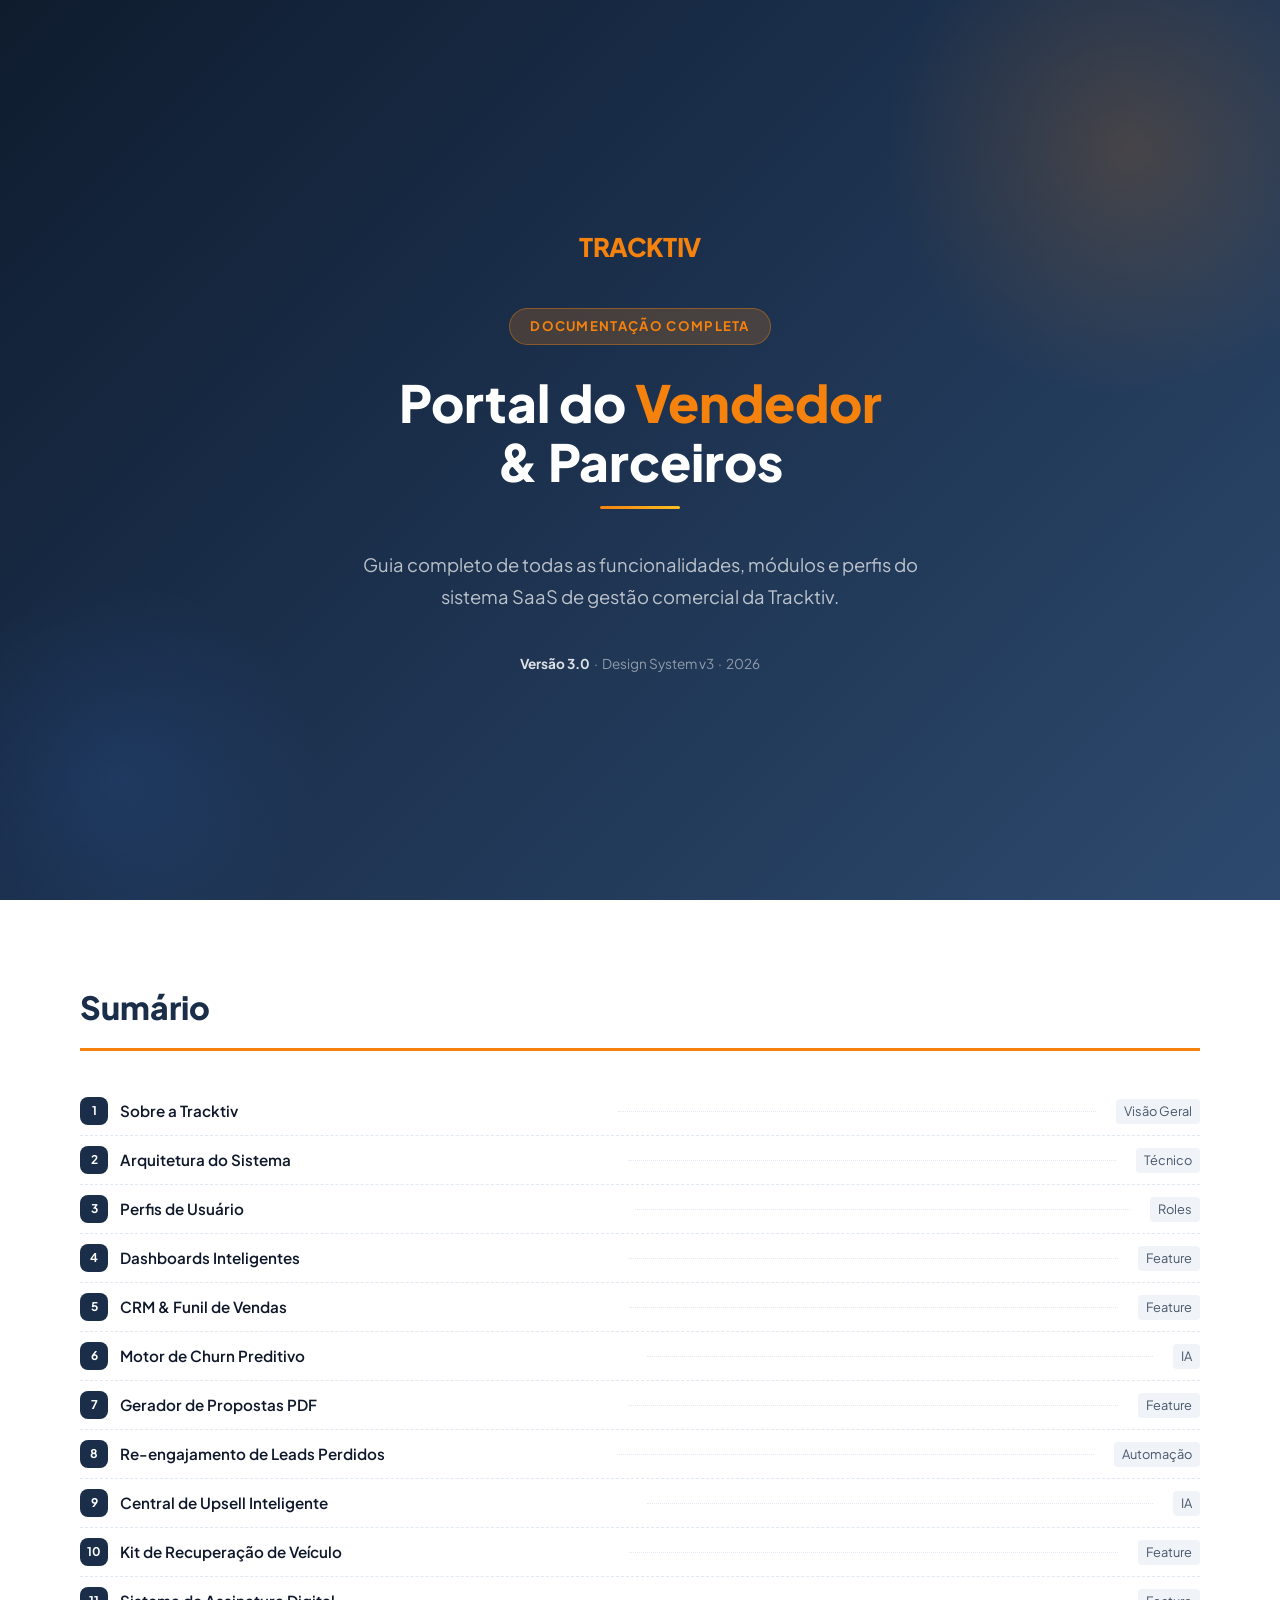
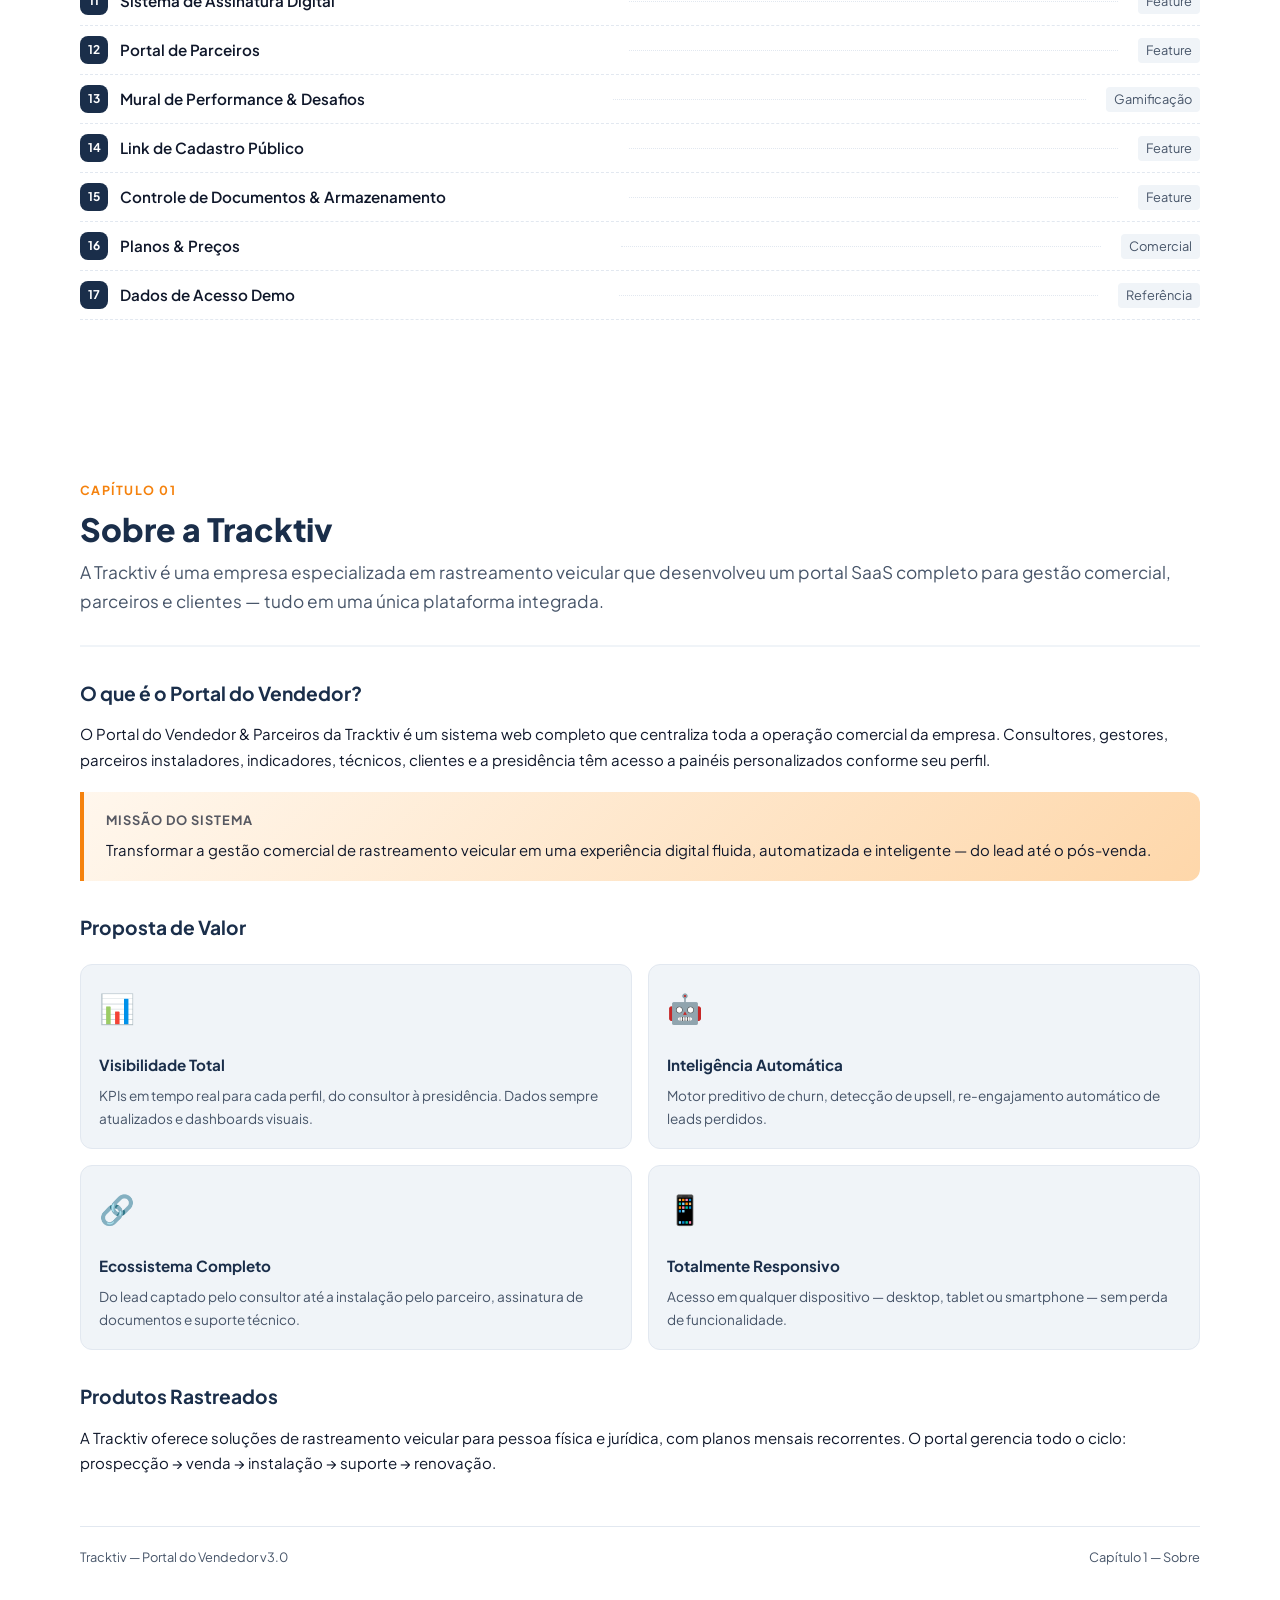
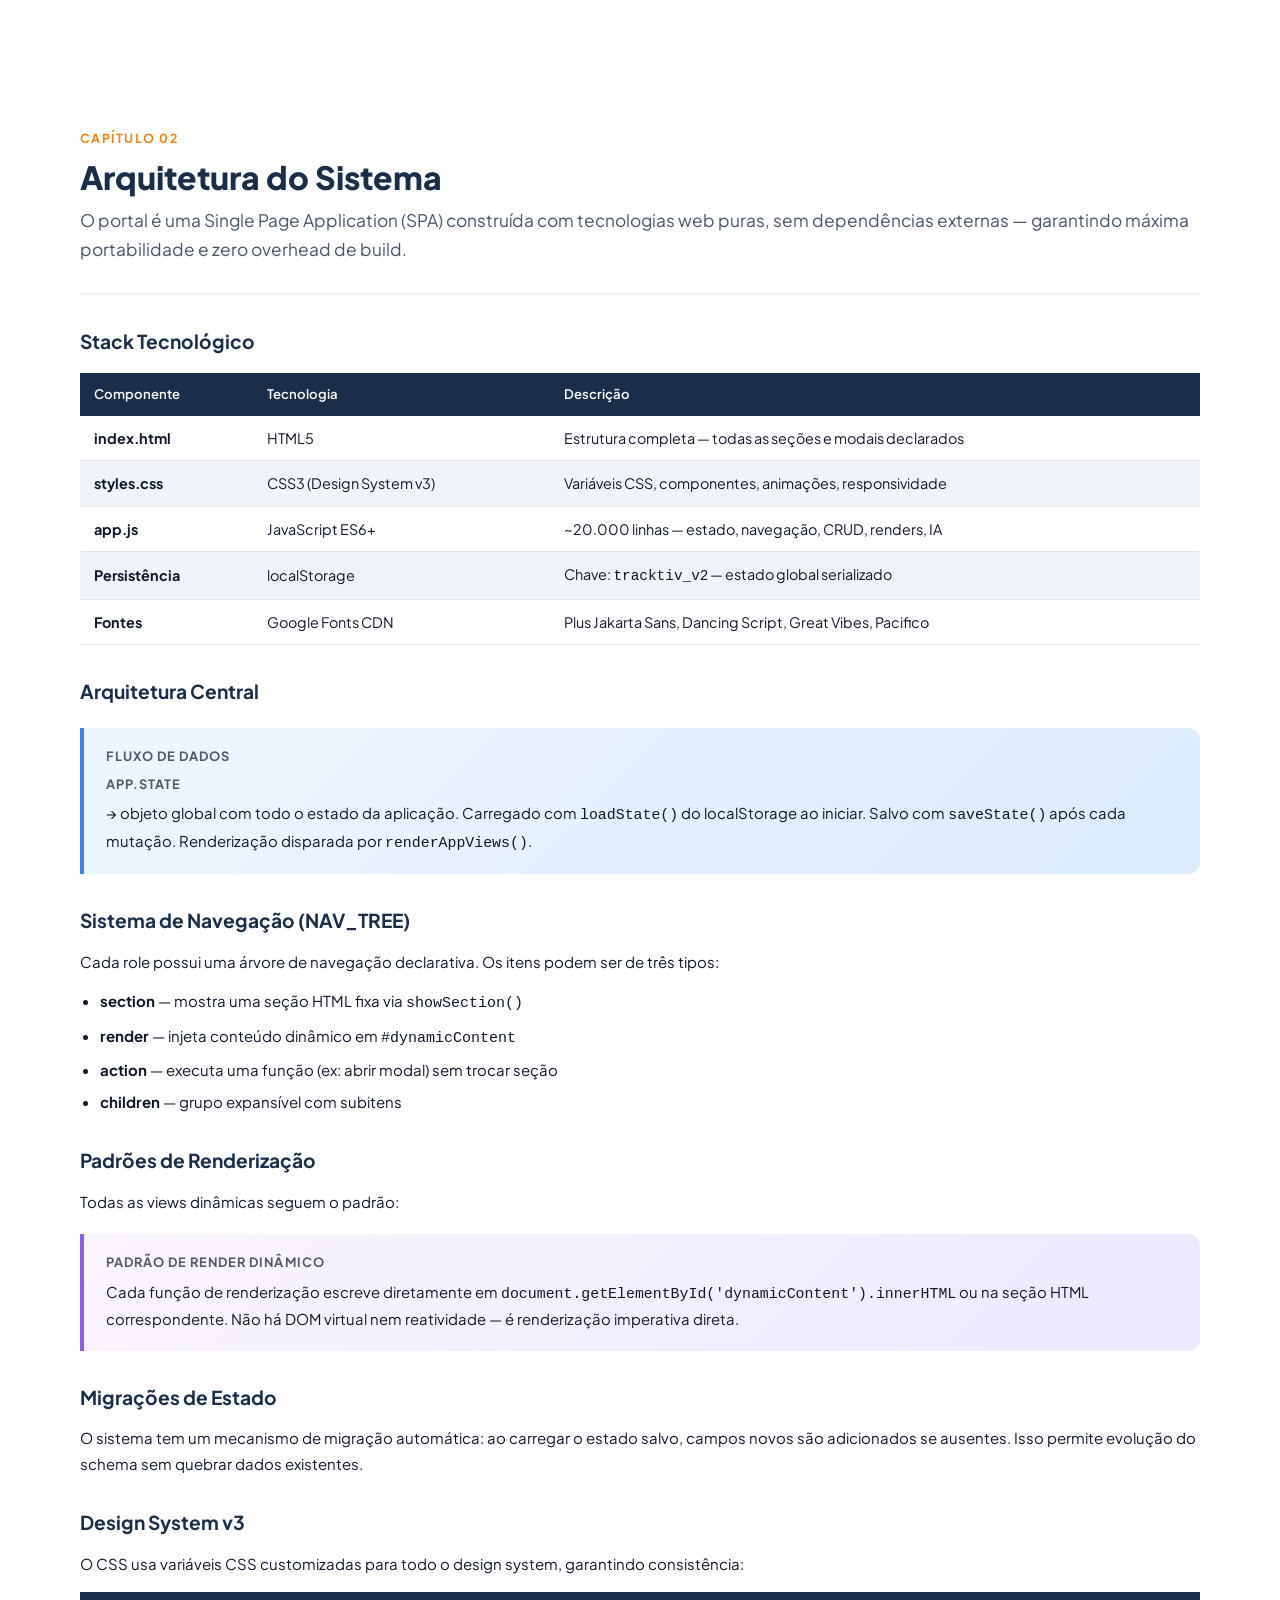
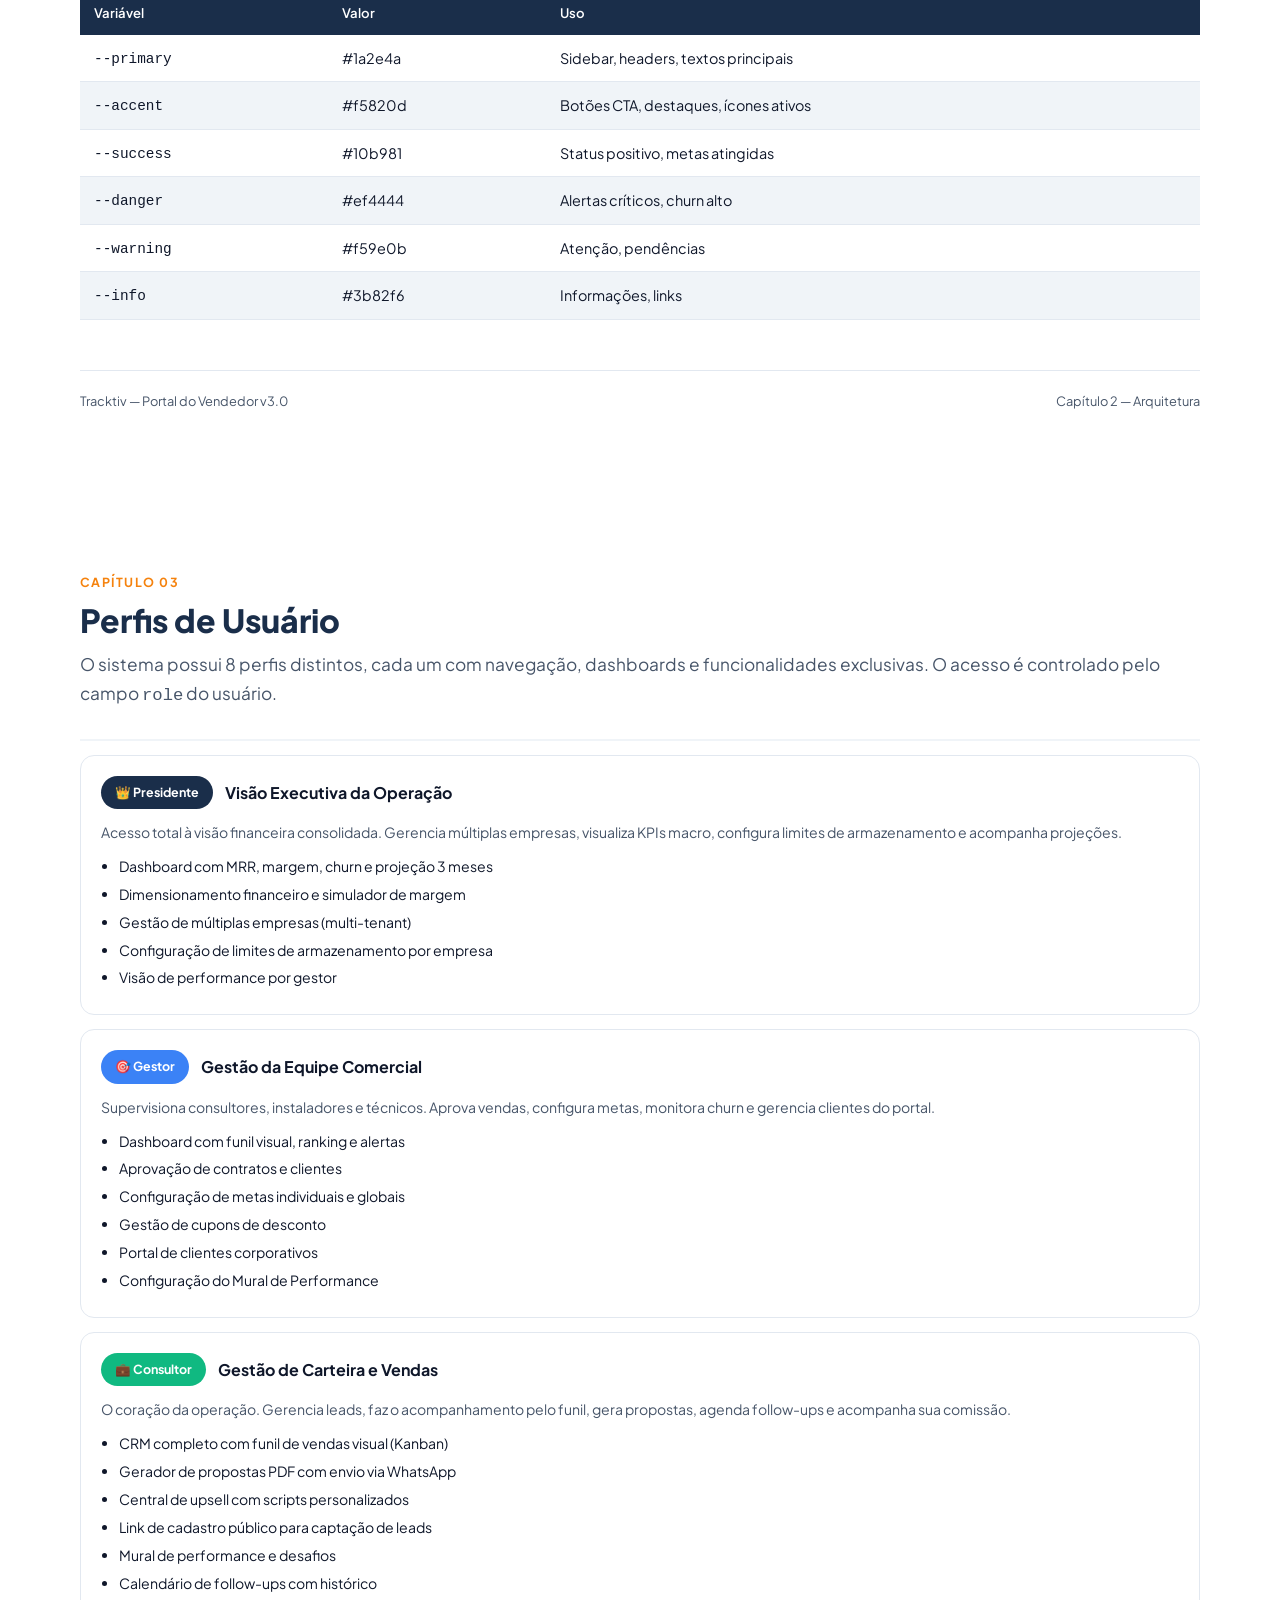
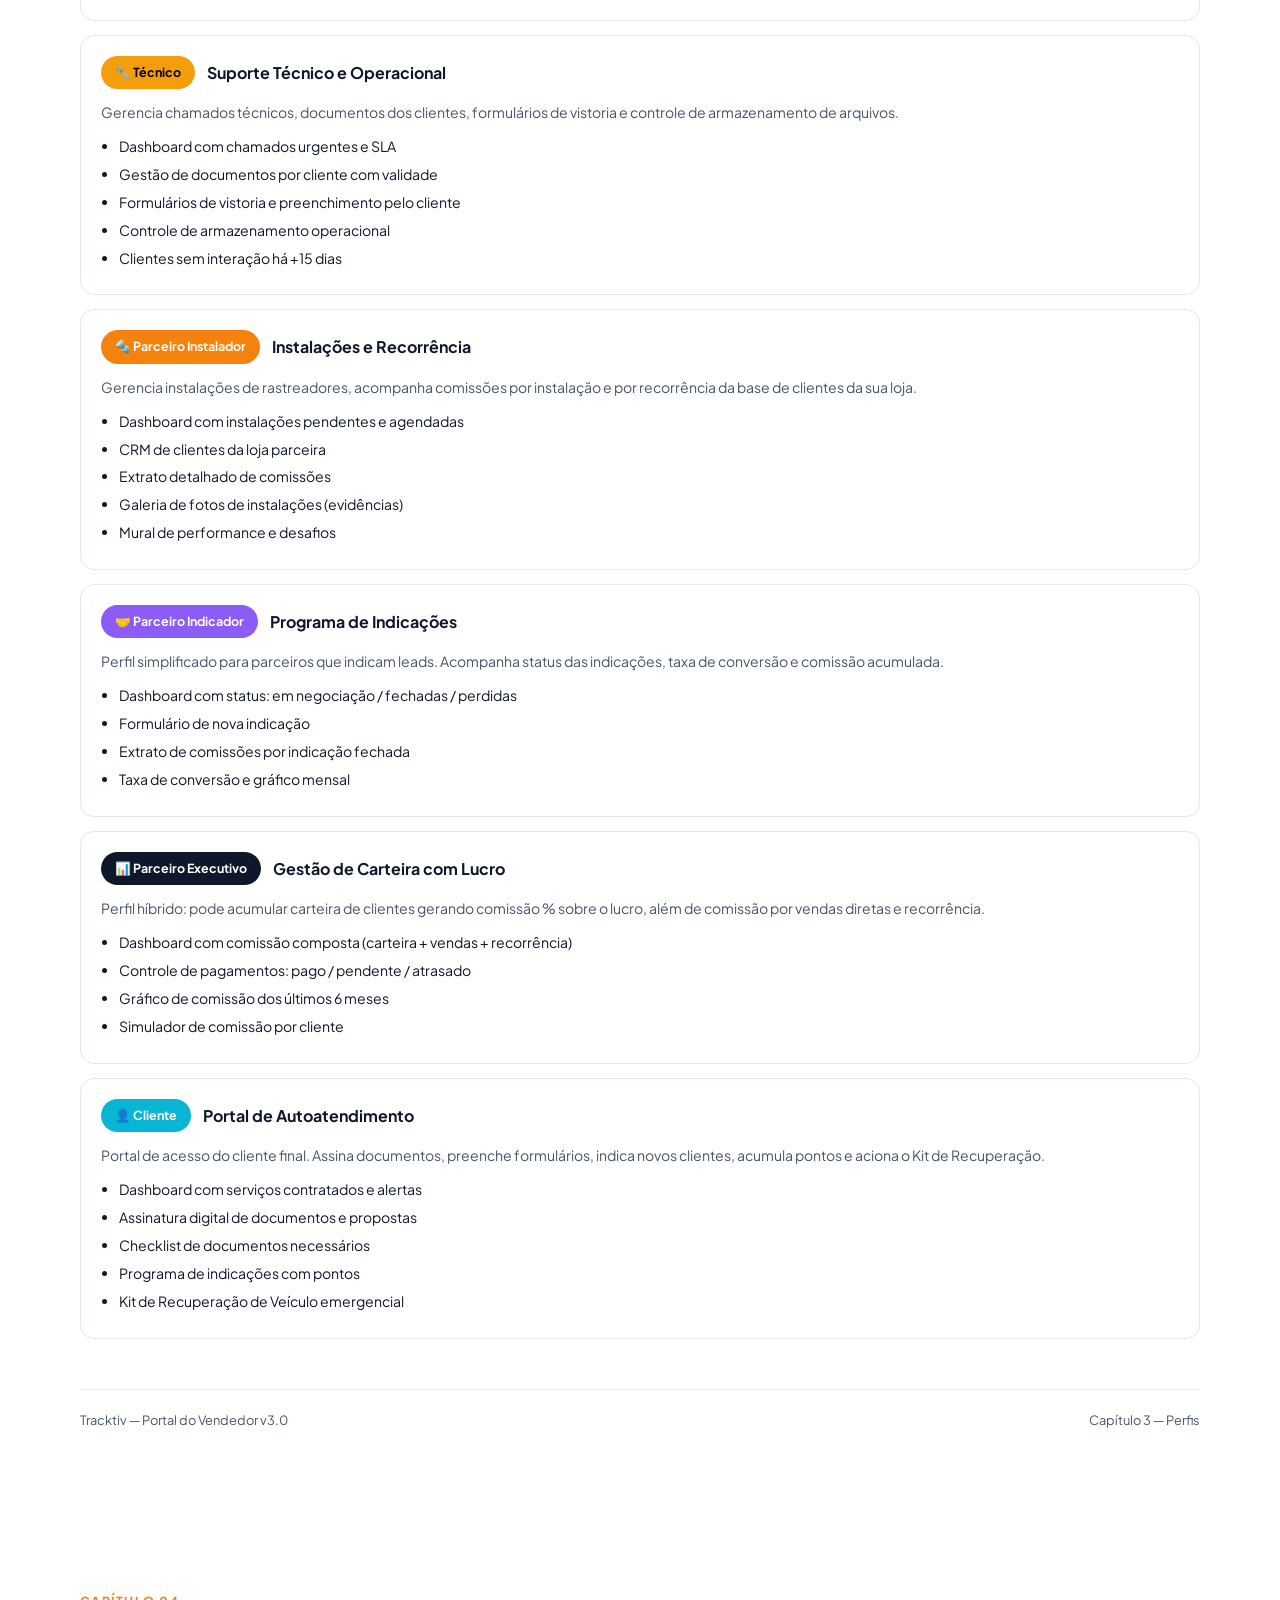
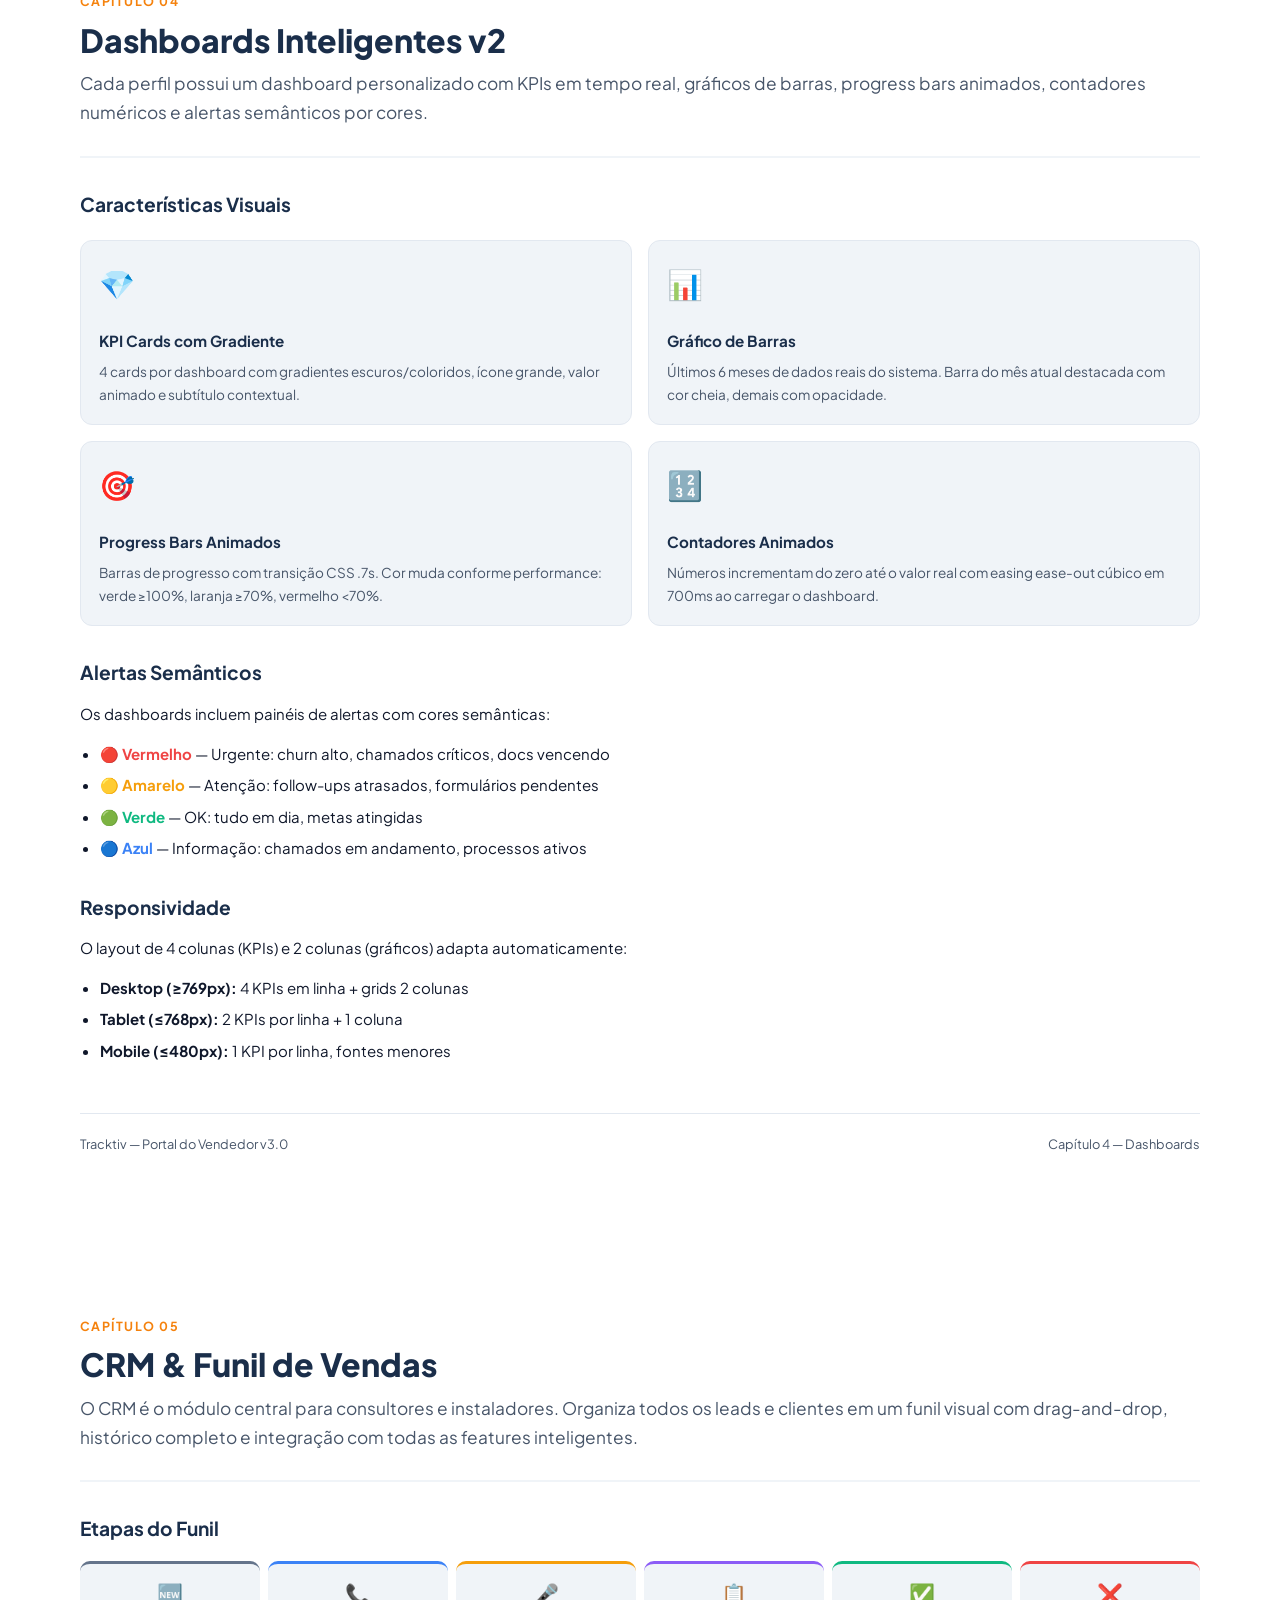
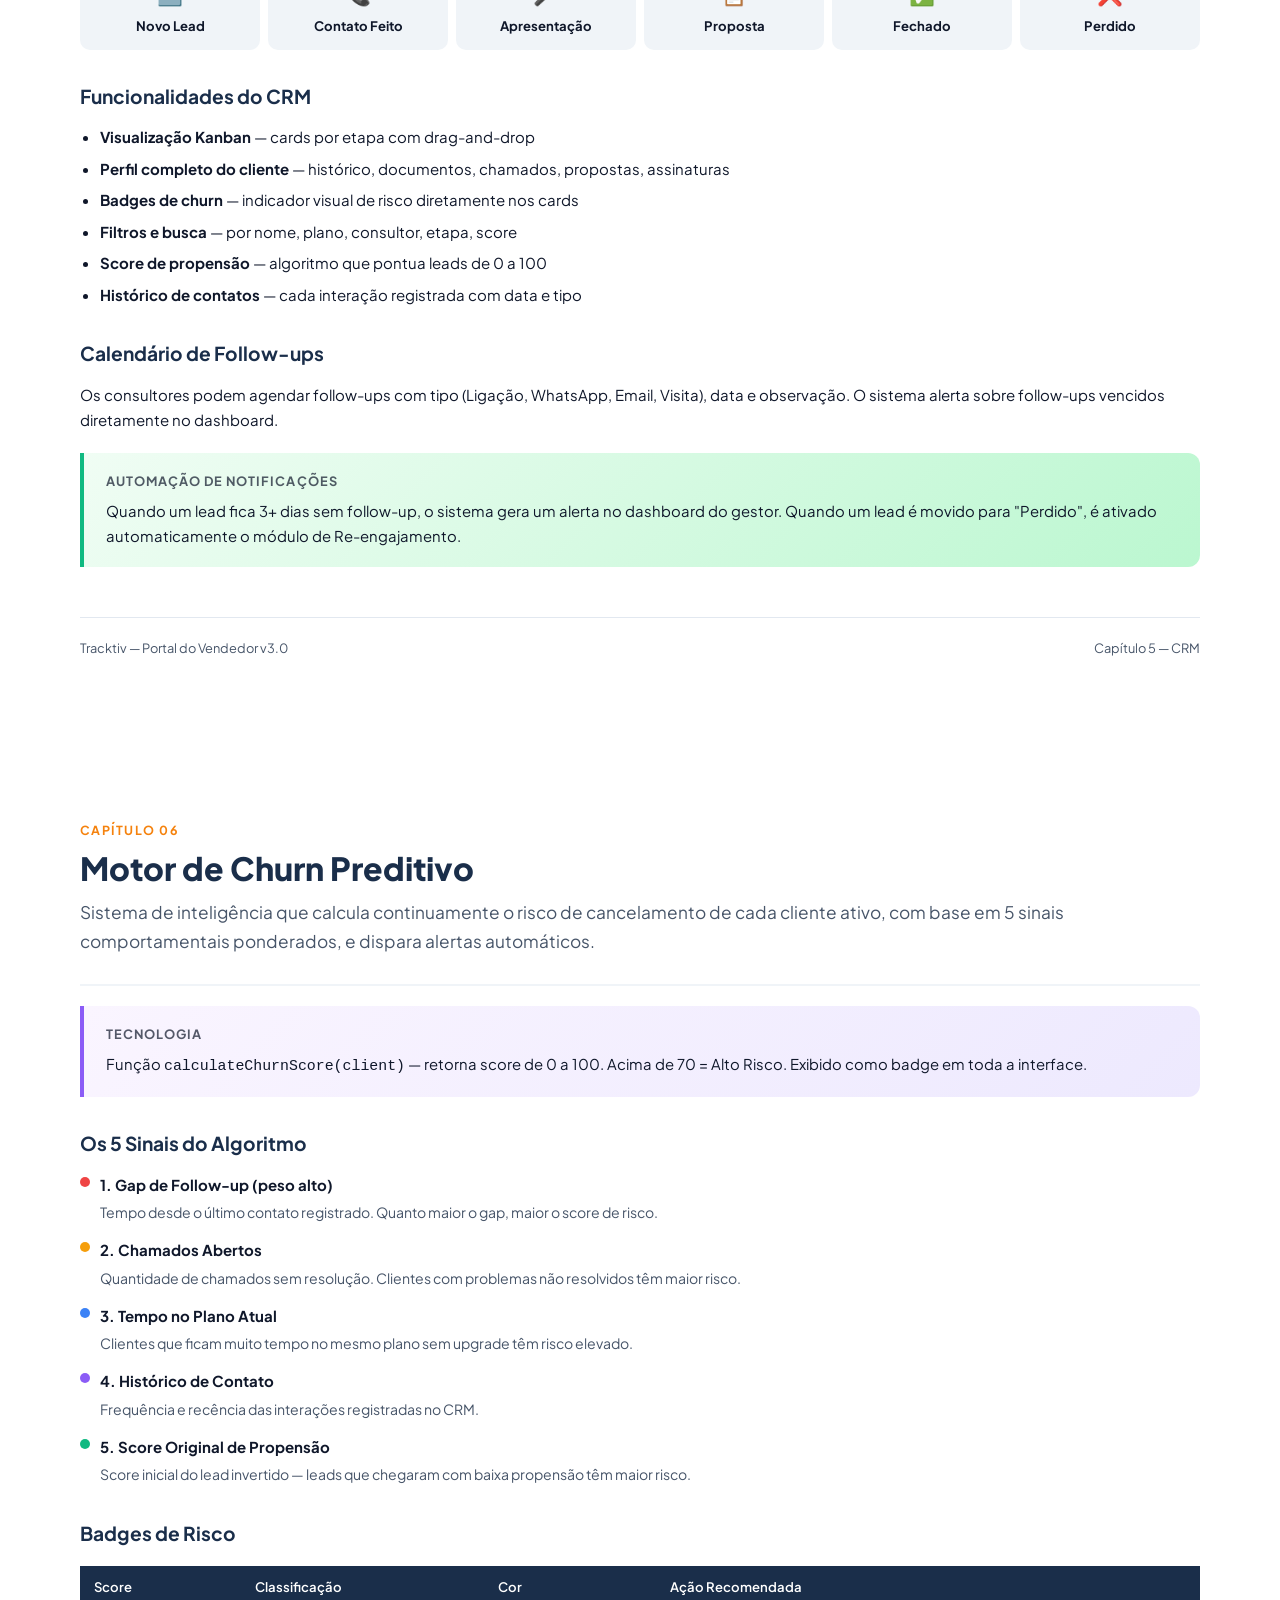
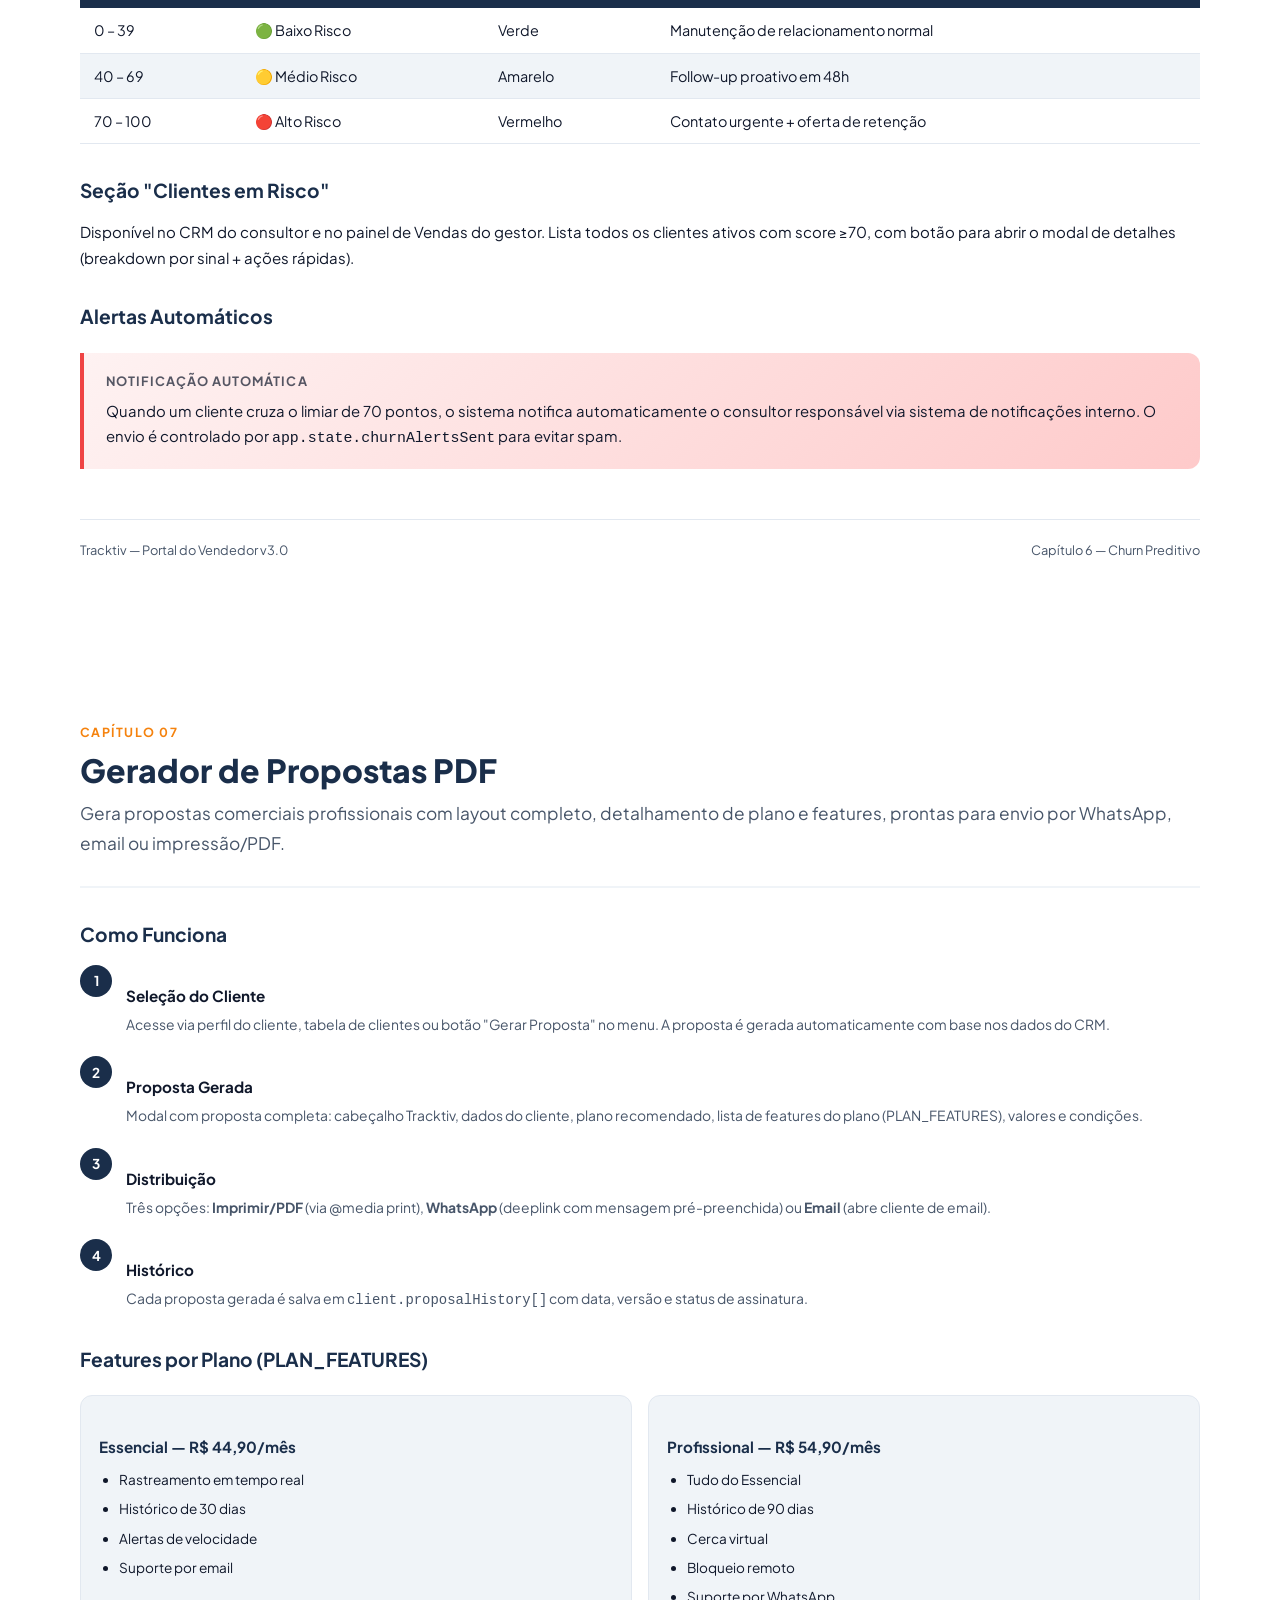
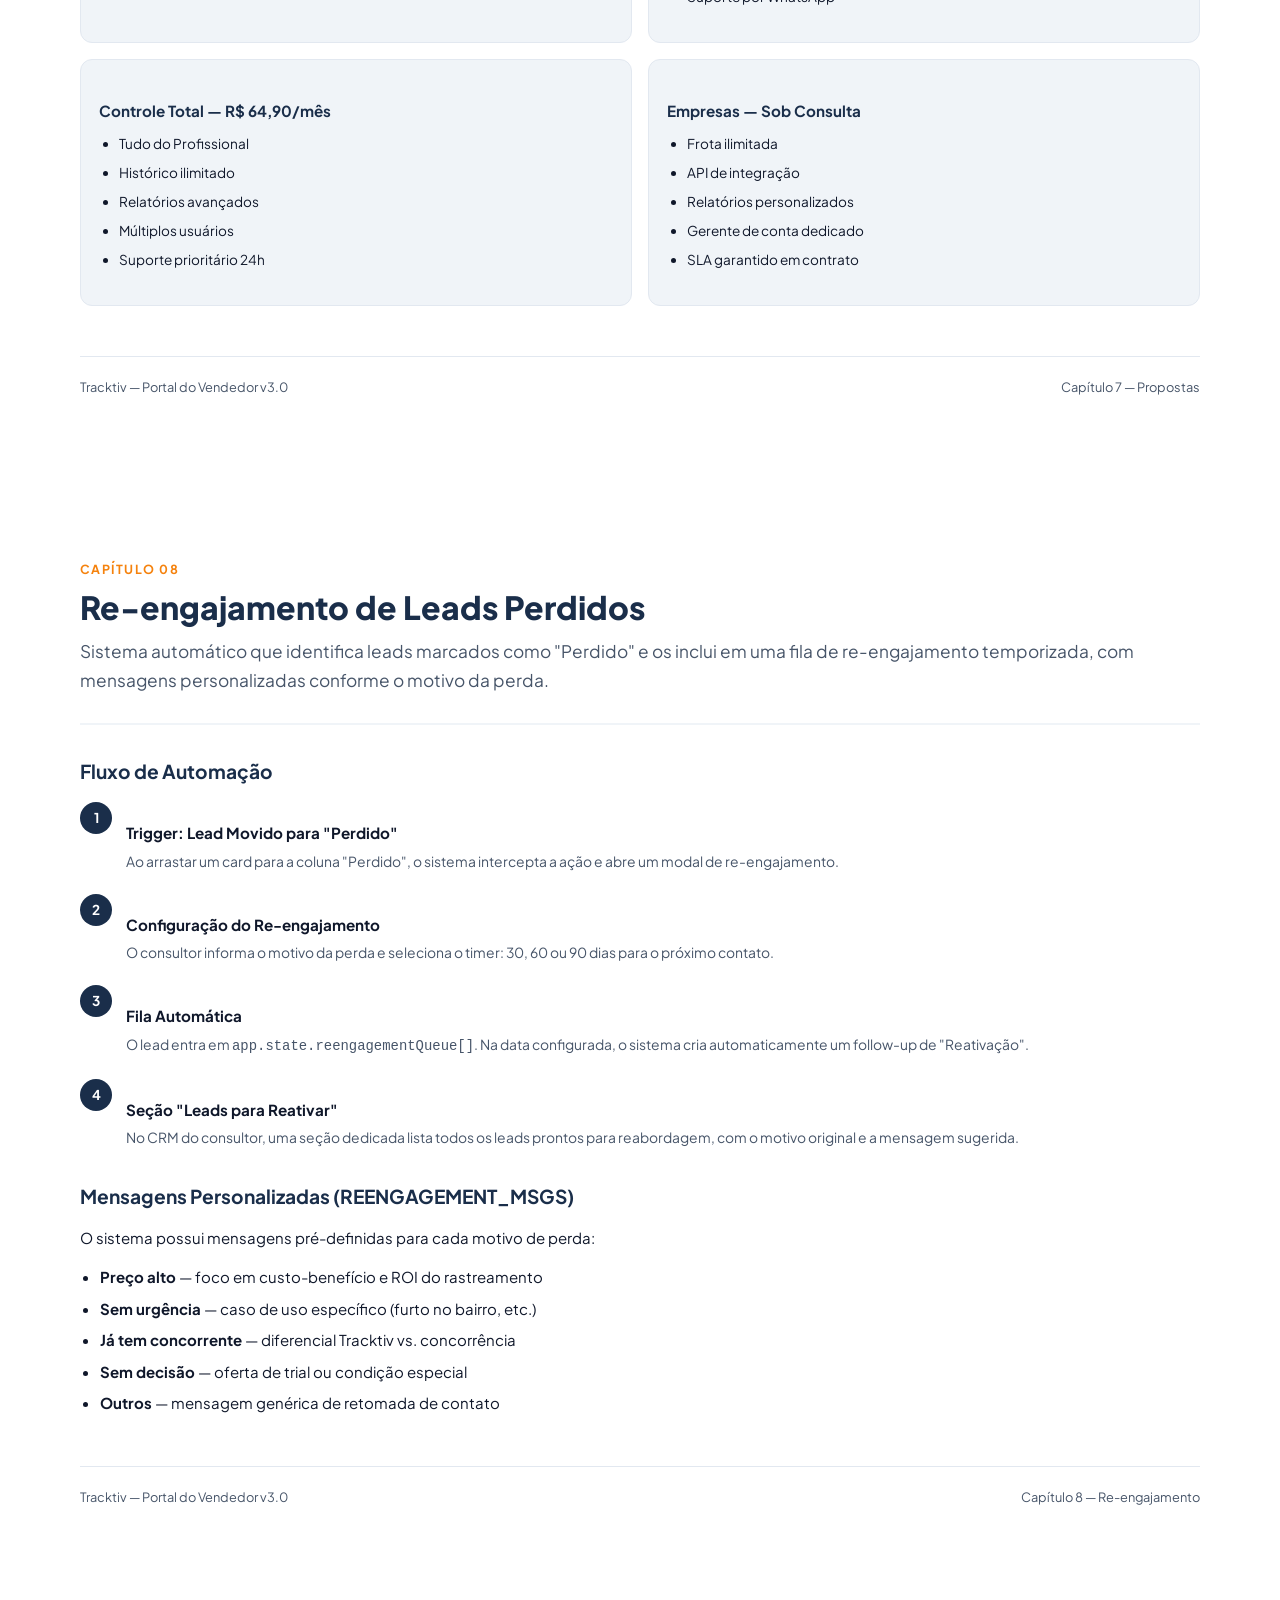
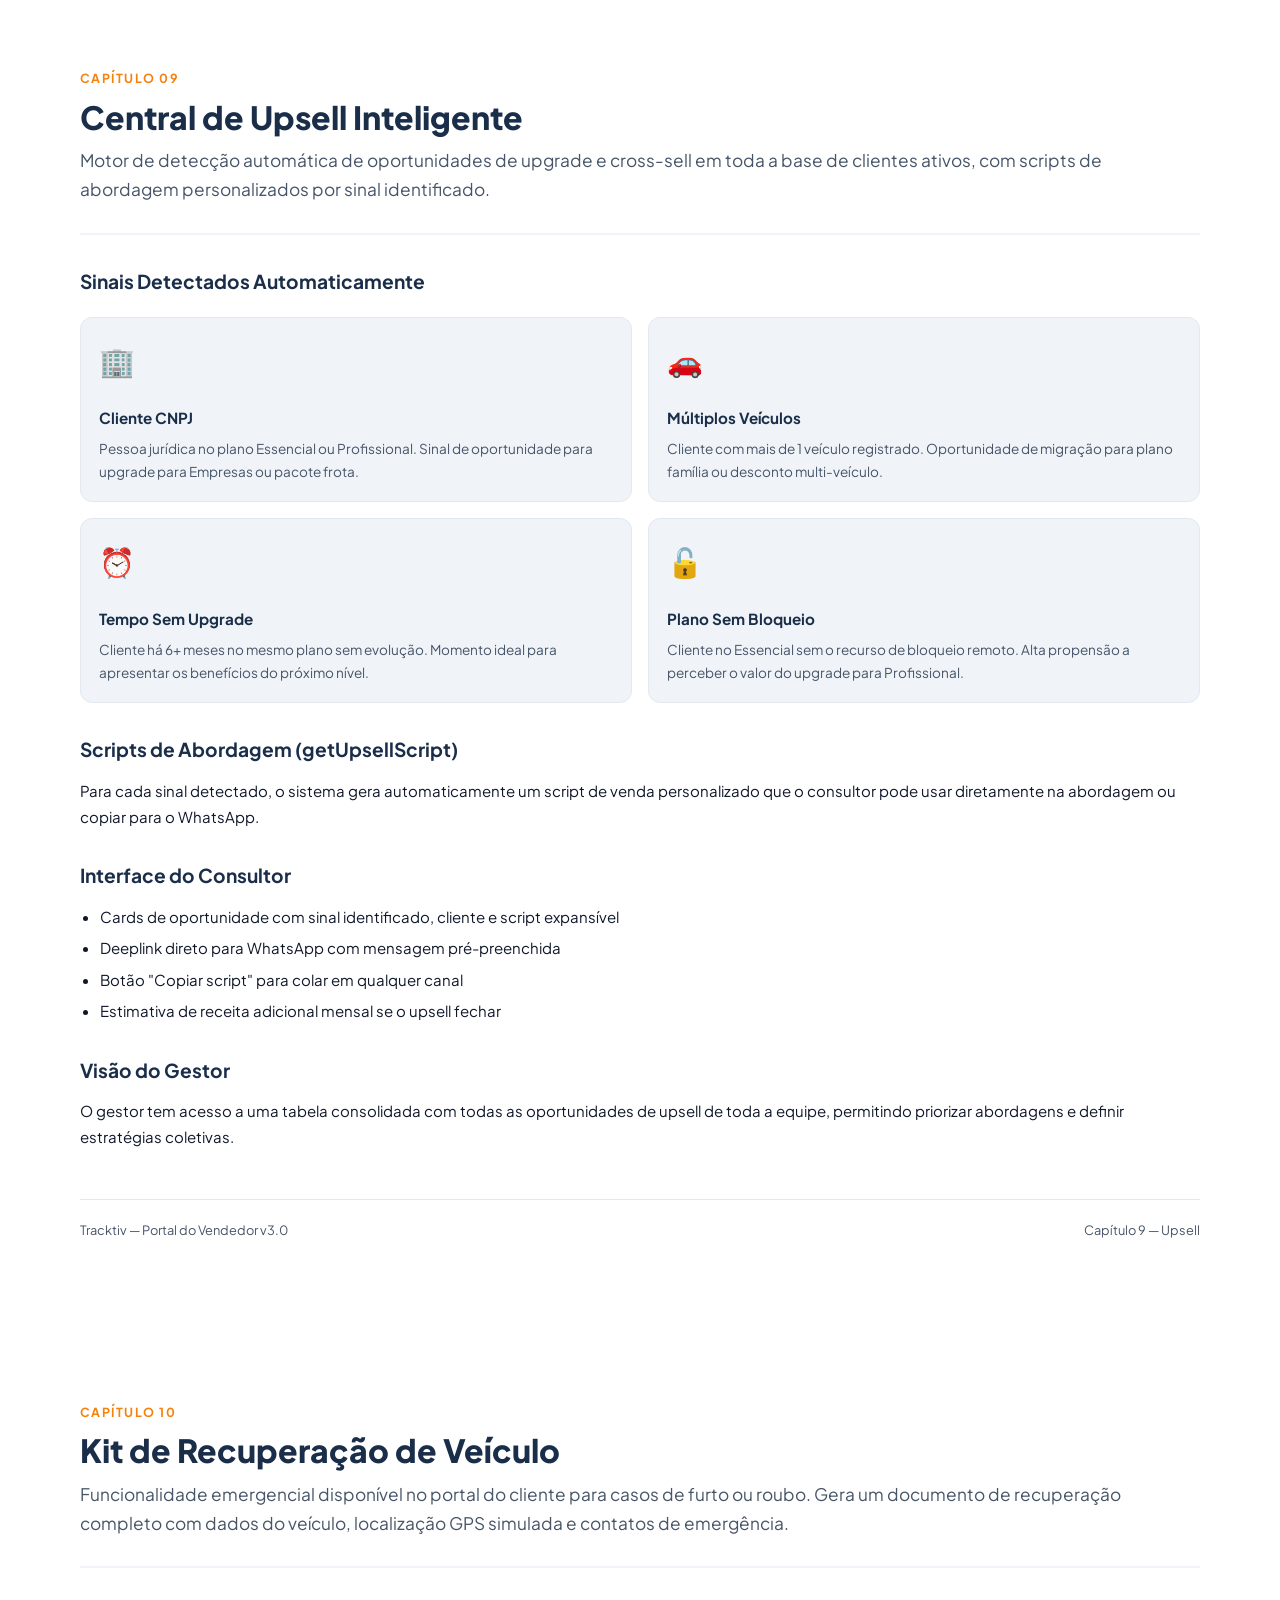
<file: ebook-tracktiv.html>
<!DOCTYPE html>
<html lang="pt-BR">
<head>
<meta charset="UTF-8">
<meta name="viewport" content="width=device-width, initial-scale=1.0">
<title>Ebook — Tracktiv Portal do Vendedor</title>
<link href="https://fonts.googleapis.com/css2?family=Plus+Jakarta+Sans:wght@300;400;500;600;700;800&display=swap" rel="stylesheet">
<style>
  :root {
    --primary: #1a2e4a;
    --accent: #f5820d;
    --success: #10b981;
    --info: #3b82f6;
    --warning: #f59e0b;
    --danger: #ef4444;
    --purple: #8b5cf6;
    --text: #0f172a;
    --text-soft: #475569;
    --bg: #f0f4f8;
    --surface: #ffffff;
    --border: #e2e8f0;
  }
  * { box-sizing: border-box; margin: 0; padding: 0; }
  body { font-family: 'Plus Jakarta Sans', sans-serif; color: var(--text); background: #fff; font-size: 15px; line-height: 1.7; }

  /* COVER */
  .cover {
    min-height: 100vh;
    background: linear-gradient(135deg, #0f1c2e 0%, #1a2e4a 40%, #2d4a6e 100%);
    display: flex; flex-direction: column; align-items: center; justify-content: center;
    text-align: center; padding: 60px 40px; position: relative; overflow: hidden;
    page-break-after: always;
  }
  .cover::before {
    content: ''; position: absolute; top: -100px; right: -100px;
    width: 500px; height: 500px; border-radius: 50%;
    background: radial-gradient(circle, rgba(245,130,13,.18) 0%, transparent 70%);
  }
  .cover::after {
    content: ''; position: absolute; bottom: -80px; left: -80px;
    width: 400px; height: 400px; border-radius: 50%;
    background: radial-gradient(circle, rgba(59,130,246,.12) 0%, transparent 70%);
  }
  .cover-badge { background: rgba(245,130,13,.2); color: #f5820d; border: 1px solid rgba(245,130,13,.4); padding: 6px 20px; border-radius: 50px; font-size: .82rem; font-weight: 700; letter-spacing: .1em; text-transform: uppercase; margin-bottom: 28px; display: inline-block; }
  .cover h1 { font-size: 3.2rem; font-weight: 800; color: #fff; line-height: 1.15; margin-bottom: 16px; }
  .cover h1 span { color: #f5820d; }
  .cover p { font-size: 1.15rem; color: rgba(255,255,255,.7); max-width: 560px; margin: 0 auto 40px; }
  .cover-divider { width: 80px; height: 3px; background: linear-gradient(90deg, #f5820d, #fbbf24); border-radius: 2px; margin: 0 auto 40px; }
  .cover-meta { color: rgba(255,255,255,.5); font-size: .85rem; }
  .cover-meta strong { color: rgba(255,255,255,.85); }
  .cover-logo { font-size: 1.6rem; font-weight: 800; color: #f5820d; letter-spacing: -.02em; margin-bottom: 40px; }

  /* TOC */
  .toc-page { padding: 80px 80px; page-break-after: always; }
  .toc-page h2 { font-size: 2rem; font-weight: 800; color: var(--primary); margin-bottom: 36px; padding-bottom: 14px; border-bottom: 3px solid var(--accent); }
  .toc-item { display: flex; align-items: center; gap: 12px; padding: 10px 0; border-bottom: 1px dashed var(--border); font-size: .95rem; }
  .toc-item .toc-num { background: var(--primary); color: #fff; width: 28px; height: 28px; border-radius: 8px; display: flex; align-items: center; justify-content: center; font-size: .75rem; font-weight: 700; flex-shrink: 0; }
  .toc-item .toc-title { flex: 1; font-weight: 600; }
  .toc-item .toc-dots { flex: 1; border-bottom: 1px dotted var(--border); margin: 0 8px; }
  .toc-section { font-size: .8rem; color: var(--text-soft); background: var(--bg); padding: 2px 8px; border-radius: 4px; }

  /* CHAPTER */
  .chapter { padding: 80px 80px; page-break-after: always; }
  .chapter-number { font-size: .78rem; font-weight: 700; color: var(--accent); letter-spacing: .12em; text-transform: uppercase; margin-bottom: 8px; }
  .chapter h2 { font-size: 2rem; font-weight: 800; color: var(--primary); margin-bottom: 10px; line-height: 1.2; }
  .chapter-lead { font-size: 1.08rem; color: var(--text-soft); margin-bottom: 36px; padding-bottom: 28px; border-bottom: 2px solid var(--bg); }
  .chapter h3 { font-size: 1.2rem; font-weight: 700; color: var(--primary); margin: 30px 0 12px; }
  .chapter h4 { font-size: 1rem; font-weight: 700; color: var(--text); margin: 20px 0 8px; }
  .chapter p { margin-bottom: 14px; }
  .chapter ul, .chapter ol { margin: 10px 0 16px 20px; }
  .chapter li { margin-bottom: 6px; }

  /* COMPONENTS */
  .highlight-box {
    background: linear-gradient(135deg, #eff6ff, #dbeafe);
    border-left: 4px solid var(--info);
    padding: 18px 22px; border-radius: 0 12px 12px 0;
    margin: 20px 0; font-size: .93rem;
  }
  .highlight-box.orange { background: linear-gradient(135deg, #fff7ed, #fed7aa); border-left-color: var(--accent); }
  .highlight-box.green  { background: linear-gradient(135deg, #f0fdf4, #bbf7d0); border-left-color: var(--success); }
  .highlight-box.purple { background: linear-gradient(135deg, #faf5ff, #ede9fe); border-left-color: var(--purple); }
  .highlight-box.red    { background: linear-gradient(135deg, #fef2f2, #fecaca); border-left-color: var(--danger); }
  .highlight-box strong { display: block; font-size: .8rem; font-weight: 700; letter-spacing: .08em; text-transform: uppercase; margin-bottom: 6px; opacity: .7; }

  .cards-grid { display: grid; grid-template-columns: repeat(2, 1fr); gap: 16px; margin: 20px 0; }
  .card-item { background: var(--bg); border-radius: 12px; padding: 18px; border: 1px solid var(--border); }
  .card-item .card-icon { font-size: 1.8rem; margin-bottom: 8px; }
  .card-item h4 { font-size: .95rem; font-weight: 700; margin-bottom: 6px; color: var(--primary); }
  .card-item p { font-size: .85rem; color: var(--text-soft); margin: 0; }

  .role-card { background: var(--surface); border: 1.5px solid var(--border); border-radius: 14px; padding: 20px; margin-bottom: 14px; }
  .role-card-header { display: flex; align-items: center; gap: 12px; margin-bottom: 12px; }
  .role-badge { padding: 6px 14px; border-radius: 20px; font-size: .78rem; font-weight: 700; color: #fff; }
  .role-card h4 { font-size: 1rem; font-weight: 700; margin: 0; }
  .role-card ul { margin: 0 0 0 18px; }
  .role-card li { font-size: .88rem; margin-bottom: 4px; }

  .feature-tag { display: inline-block; padding: 3px 10px; border-radius: 20px; font-size: .75rem; font-weight: 600; margin: 2px; }
  .tag-new     { background: #dcfce7; color: #166534; }
  .tag-ai      { background: #ede9fe; color: #5b21b6; }
  .tag-doc     { background: #dbeafe; color: #1e40af; }
  .tag-sales   { background: #fff7ed; color: #9a3412; }

  .step { display: flex; gap: 14px; margin-bottom: 18px; }
  .step-num { width: 32px; height: 32px; border-radius: 50%; background: var(--primary); color: #fff; display: flex; align-items: center; justify-content: center; font-weight: 700; font-size: .85rem; flex-shrink: 0; margin-top: 2px; }
  .step-body h4 { font-size: .95rem; font-weight: 700; margin-bottom: 4px; }
  .step-body p  { font-size: .87rem; color: var(--text-soft); margin: 0; }

  .table-styled { width: 100%; border-collapse: collapse; margin: 16px 0; font-size: .9rem; }
  .table-styled th { background: var(--primary); color: #fff; padding: 10px 14px; text-align: left; font-size: .82rem; font-weight: 600; }
  .table-styled td { padding: 10px 14px; border-bottom: 1px solid var(--border); }
  .table-styled tr:nth-child(even) td { background: var(--bg); }

  .plan-card { border: 2px solid var(--border); border-radius: 14px; padding: 22px; text-align: center; }
  .plan-card.featured { border-color: var(--accent); background: linear-gradient(180deg, #fff7ed 0%, #fff 100%); }
  .plan-price { font-size: 2rem; font-weight: 800; color: var(--primary); }
  .plan-price span { font-size: .9rem; font-weight: 400; color: var(--text-soft); }

  .signal-item { display: flex; gap: 10px; align-items: flex-start; margin-bottom: 12px; }
  .signal-dot { width: 10px; height: 10px; border-radius: 50%; margin-top: 5px; flex-shrink: 0; }

  /* PAGE BREAK */
  .page-break { page-break-after: always; }

  /* FOOTER */
  .chapter-footer { margin-top: 50px; padding-top: 20px; border-top: 1px solid var(--border); font-size: .8rem; color: var(--text-soft); display: flex; justify-content: space-between; }

  /* PRINT */
  @media print {
    .cover { min-height: 100vh; }
    .chapter, .toc-page { padding: 60px; }
    body { font-size: 13px; }
    .chapter h2 { font-size: 1.7rem; }
  }
  @media (max-width: 768px) {
    .chapter, .toc-page { padding: 30px 20px; }
    .cover h1 { font-size: 2rem; }
    .cards-grid { grid-template-columns: 1fr; }
  }
</style>
</head>
<body>

<!-- ═══════════════ CAPA ═══════════════ -->
<div class="cover">
  <div class="cover-logo">TRACKTIV</div>
  <div class="cover-badge">Documentação Completa</div>
  <h1>Portal do <span>Vendedor</span><br>& Parceiros</h1>
  <div class="cover-divider"></div>
  <p>Guia completo de todas as funcionalidades, módulos e perfis do sistema SaaS de gestão comercial da Tracktiv.</p>
  <div class="cover-meta">
    <strong>Versão 3.0</strong> &nbsp;·&nbsp; Design System v3 &nbsp;·&nbsp; 2026
  </div>
</div>

<!-- ═══════════════ SUMÁRIO ═══════════════ -->
<div class="toc-page">
  <h2>Sumário</h2>

  <div class="toc-item"><div class="toc-num">1</div><span class="toc-title">Sobre a Tracktiv</span><span class="toc-dots"></span><span class="toc-section">Visão Geral</span></div>
  <div class="toc-item"><div class="toc-num">2</div><span class="toc-title">Arquitetura do Sistema</span><span class="toc-dots"></span><span class="toc-section">Técnico</span></div>
  <div class="toc-item"><div class="toc-num">3</div><span class="toc-title">Perfis de Usuário</span><span class="toc-dots"></span><span class="toc-section">Roles</span></div>
  <div class="toc-item"><div class="toc-num">4</div><span class="toc-title">Dashboards Inteligentes</span><span class="toc-dots"></span><span class="toc-section">Feature</span></div>
  <div class="toc-item"><div class="toc-num">5</div><span class="toc-title">CRM & Funil de Vendas</span><span class="toc-dots"></span><span class="toc-section">Feature</span></div>
  <div class="toc-item"><div class="toc-num">6</div><span class="toc-title">Motor de Churn Preditivo</span><span class="toc-dots"></span><span class="toc-section">IA</span></div>
  <div class="toc-item"><div class="toc-num">7</div><span class="toc-title">Gerador de Propostas PDF</span><span class="toc-dots"></span><span class="toc-section">Feature</span></div>
  <div class="toc-item"><div class="toc-num">8</div><span class="toc-title">Re-engajamento de Leads Perdidos</span><span class="toc-dots"></span><span class="toc-section">Automação</span></div>
  <div class="toc-item"><div class="toc-num">9</div><span class="toc-title">Central de Upsell Inteligente</span><span class="toc-dots"></span><span class="toc-section">IA</span></div>
  <div class="toc-item"><div class="toc-num">10</div><span class="toc-title">Kit de Recuperação de Veículo</span><span class="toc-dots"></span><span class="toc-section">Feature</span></div>
  <div class="toc-item"><div class="toc-num">11</div><span class="toc-title">Sistema de Assinatura Digital</span><span class="toc-dots"></span><span class="toc-section">Feature</span></div>
  <div class="toc-item"><div class="toc-num">12</div><span class="toc-title">Portal de Parceiros</span><span class="toc-dots"></span><span class="toc-section">Feature</span></div>
  <div class="toc-item"><div class="toc-num">13</div><span class="toc-title">Mural de Performance & Desafios</span><span class="toc-dots"></span><span class="toc-section">Gamificação</span></div>
  <div class="toc-item"><div class="toc-num">14</div><span class="toc-title">Link de Cadastro Público</span><span class="toc-dots"></span><span class="toc-section">Feature</span></div>
  <div class="toc-item"><div class="toc-num">15</div><span class="toc-title">Controle de Documentos & Armazenamento</span><span class="toc-dots"></span><span class="toc-section">Feature</span></div>
  <div class="toc-item"><div class="toc-num">16</div><span class="toc-title">Planos & Preços</span><span class="toc-dots"></span><span class="toc-section">Comercial</span></div>
  <div class="toc-item"><div class="toc-num">17</div><span class="toc-title">Dados de Acesso Demo</span><span class="toc-dots"></span><span class="toc-section">Referência</span></div>
</div>

<!-- ═══════════════ CAP 1: SOBRE ═══════════════ -->
<div class="chapter">
  <div class="chapter-number">Capítulo 01</div>
  <h2>Sobre a Tracktiv</h2>
  <p class="chapter-lead">A Tracktiv é uma empresa especializada em rastreamento veicular que desenvolveu um portal SaaS completo para gestão comercial, parceiros e clientes — tudo em uma única plataforma integrada.</p>

  <h3>O que é o Portal do Vendedor?</h3>
  <p>O Portal do Vendedor & Parceiros da Tracktiv é um sistema web completo que centraliza toda a operação comercial da empresa. Consultores, gestores, parceiros instaladores, indicadores, técnicos, clientes e a presidência têm acesso a painéis personalizados conforme seu perfil.</p>

  <div class="highlight-box orange">
    <strong>Missão do Sistema</strong>
    Transformar a gestão comercial de rastreamento veicular em uma experiência digital fluida, automatizada e inteligente — do lead até o pós-venda.
  </div>

  <h3>Proposta de Valor</h3>
  <div class="cards-grid">
    <div class="card-item">
      <div class="card-icon">📊</div>
      <h4>Visibilidade Total</h4>
      <p>KPIs em tempo real para cada perfil, do consultor à presidência. Dados sempre atualizados e dashboards visuais.</p>
    </div>
    <div class="card-item">
      <div class="card-icon">🤖</div>
      <h4>Inteligência Automática</h4>
      <p>Motor preditivo de churn, detecção de upsell, re-engajamento automático de leads perdidos.</p>
    </div>
    <div class="card-item">
      <div class="card-icon">🔗</div>
      <h4>Ecossistema Completo</h4>
      <p>Do lead captado pelo consultor até a instalação pelo parceiro, assinatura de documentos e suporte técnico.</p>
    </div>
    <div class="card-item">
      <div class="card-icon">📱</div>
      <h4>Totalmente Responsivo</h4>
      <p>Acesso em qualquer dispositivo — desktop, tablet ou smartphone — sem perda de funcionalidade.</p>
    </div>
  </div>

  <h3>Produtos Rastreados</h3>
  <p>A Tracktiv oferece soluções de rastreamento veicular para pessoa física e jurídica, com planos mensais recorrentes. O portal gerencia todo o ciclo: prospecção → venda → instalação → suporte → renovação.</p>

  <div class="chapter-footer">
    <span>Tracktiv — Portal do Vendedor v3.0</span>
    <span>Capítulo 1 — Sobre</span>
  </div>
</div>

<!-- ═══════════════ CAP 2: ARQUITETURA ═══════════════ -->
<div class="chapter">
  <div class="chapter-number">Capítulo 02</div>
  <h2>Arquitetura do Sistema</h2>
  <p class="chapter-lead">O portal é uma Single Page Application (SPA) construída com tecnologias web puras, sem dependências externas — garantindo máxima portabilidade e zero overhead de build.</p>

  <h3>Stack Tecnológico</h3>
  <table class="table-styled">
    <thead><tr><th>Componente</th><th>Tecnologia</th><th>Descrição</th></tr></thead>
    <tbody>
      <tr><td><strong>index.html</strong></td><td>HTML5</td><td>Estrutura completa — todas as seções e modais declarados</td></tr>
      <tr><td><strong>styles.css</strong></td><td>CSS3 (Design System v3)</td><td>Variáveis CSS, componentes, animações, responsividade</td></tr>
      <tr><td><strong>app.js</strong></td><td>JavaScript ES6+</td><td>~20.000 linhas — estado, navegação, CRUD, renders, IA</td></tr>
      <tr><td><strong>Persistência</strong></td><td>localStorage</td><td>Chave: <code>tracktiv_v2</code> — estado global serializado</td></tr>
      <tr><td><strong>Fontes</strong></td><td>Google Fonts CDN</td><td>Plus Jakarta Sans, Dancing Script, Great Vibes, Pacifico</td></tr>
    </tbody>
  </table>

  <h3>Arquitetura Central</h3>
  <div class="highlight-box">
    <strong>Fluxo de dados</strong>
    <strong>app.state</strong> → objeto global com todo o estado da aplicação. Carregado com <code>loadState()</code> do localStorage ao iniciar. Salvo com <code>saveState()</code> após cada mutação. Renderização disparada por <code>renderAppViews()</code>.
  </div>

  <h3>Sistema de Navegação (NAV_TREE)</h3>
  <p>Cada role possui uma árvore de navegação declarativa. Os itens podem ser de três tipos:</p>
  <ul>
    <li><strong>section</strong> — mostra uma seção HTML fixa via <code>showSection()</code></li>
    <li><strong>render</strong> — injeta conteúdo dinâmico em <code>#dynamicContent</code></li>
    <li><strong>action</strong> — executa uma função (ex: abrir modal) sem trocar seção</li>
    <li><strong>children</strong> — grupo expansível com subitens</li>
  </ul>

  <h3>Padrões de Renderização</h3>
  <p>Todas as views dinâmicas seguem o padrão:</p>
  <div class="highlight-box purple">
    <strong>Padrão de render dinâmico</strong>
    Cada função de renderização escreve diretamente em <code>document.getElementById('dynamicContent').innerHTML</code> ou na seção HTML correspondente. Não há DOM virtual nem reatividade — é renderização imperativa direta.
  </div>

  <h3>Migrações de Estado</h3>
  <p>O sistema tem um mecanismo de migração automática: ao carregar o estado salvo, campos novos são adicionados se ausentes. Isso permite evolução do schema sem quebrar dados existentes.</p>

  <h3>Design System v3</h3>
  <p>O CSS usa variáveis CSS customizadas para todo o design system, garantindo consistência:</p>
  <table class="table-styled">
    <thead><tr><th>Variável</th><th>Valor</th><th>Uso</th></tr></thead>
    <tbody>
      <tr><td><code>--primary</code></td><td>#1a2e4a</td><td>Sidebar, headers, textos principais</td></tr>
      <tr><td><code>--accent</code></td><td>#f5820d</td><td>Botões CTA, destaques, ícones ativos</td></tr>
      <tr><td><code>--success</code></td><td>#10b981</td><td>Status positivo, metas atingidas</td></tr>
      <tr><td><code>--danger</code></td><td>#ef4444</td><td>Alertas críticos, churn alto</td></tr>
      <tr><td><code>--warning</code></td><td>#f59e0b</td><td>Atenção, pendências</td></tr>
      <tr><td><code>--info</code></td><td>#3b82f6</td><td>Informações, links</td></tr>
    </tbody>
  </table>

  <div class="chapter-footer">
    <span>Tracktiv — Portal do Vendedor v3.0</span>
    <span>Capítulo 2 — Arquitetura</span>
  </div>
</div>

<!-- ═══════════════ CAP 3: PERFIS ═══════════════ -->
<div class="chapter">
  <div class="chapter-number">Capítulo 03</div>
  <h2>Perfis de Usuário</h2>
  <p class="chapter-lead">O sistema possui 8 perfis distintos, cada um com navegação, dashboards e funcionalidades exclusivas. O acesso é controlado pelo campo <code>role</code> do usuário.</p>

  <div class="role-card">
    <div class="role-card-header">
      <div class="role-badge" style="background:#1a2e4a;">👑 Presidente</div>
      <h4>Visão Executiva da Operação</h4>
    </div>
    <p style="font-size:.88rem;color:var(--text-soft);margin-bottom:10px;">Acesso total à visão financeira consolidada. Gerencia múltiplas empresas, visualiza KPIs macro, configura limites de armazenamento e acompanha projeções.</p>
    <ul>
      <li>Dashboard com MRR, margem, churn e projeção 3 meses</li>
      <li>Dimensionamento financeiro e simulador de margem</li>
      <li>Gestão de múltiplas empresas (multi-tenant)</li>
      <li>Configuração de limites de armazenamento por empresa</li>
      <li>Visão de performance por gestor</li>
    </ul>
  </div>

  <div class="role-card">
    <div class="role-card-header">
      <div class="role-badge" style="background:#3b82f6;">🎯 Gestor</div>
      <h4>Gestão da Equipe Comercial</h4>
    </div>
    <p style="font-size:.88rem;color:var(--text-soft);margin-bottom:10px;">Supervisiona consultores, instaladores e técnicos. Aprova vendas, configura metas, monitora churn e gerencia clientes do portal.</p>
    <ul>
      <li>Dashboard com funil visual, ranking e alertas</li>
      <li>Aprovação de contratos e clientes</li>
      <li>Configuração de metas individuais e globais</li>
      <li>Gestão de cupons de desconto</li>
      <li>Portal de clientes corporativos</li>
      <li>Configuração do Mural de Performance</li>
    </ul>
  </div>

  <div class="role-card">
    <div class="role-card-header">
      <div class="role-badge" style="background:#10b981;">💼 Consultor</div>
      <h4>Gestão de Carteira e Vendas</h4>
    </div>
    <p style="font-size:.88rem;color:var(--text-soft);margin-bottom:10px;">O coração da operação. Gerencia leads, faz o acompanhamento pelo funil, gera propostas, agenda follow-ups e acompanha sua comissão.</p>
    <ul>
      <li>CRM completo com funil de vendas visual (Kanban)</li>
      <li>Gerador de propostas PDF com envio via WhatsApp</li>
      <li>Central de upsell com scripts personalizados</li>
      <li>Link de cadastro público para captação de leads</li>
      <li>Mural de performance e desafios</li>
      <li>Calendário de follow-ups com histórico</li>
    </ul>
  </div>

  <div class="role-card">
    <div class="role-card-header">
      <div class="role-badge" style="background:#f59e0b;color:#000;">🔧 Técnico</div>
      <h4>Suporte Técnico e Operacional</h4>
    </div>
    <p style="font-size:.88rem;color:var(--text-soft);margin-bottom:10px;">Gerencia chamados técnicos, documentos dos clientes, formulários de vistoria e controle de armazenamento de arquivos.</p>
    <ul>
      <li>Dashboard com chamados urgentes e SLA</li>
      <li>Gestão de documentos por cliente com validade</li>
      <li>Formulários de vistoria e preenchimento pelo cliente</li>
      <li>Controle de armazenamento operacional</li>
      <li>Clientes sem interação há +15 dias</li>
    </ul>
  </div>

  <div class="role-card">
    <div class="role-card-header">
      <div class="role-badge" style="background:#f5820d;">🔩 Parceiro Instalador</div>
      <h4>Instalações e Recorrência</h4>
    </div>
    <p style="font-size:.88rem;color:var(--text-soft);margin-bottom:10px;">Gerencia instalações de rastreadores, acompanha comissões por instalação e por recorrência da base de clientes da sua loja.</p>
    <ul>
      <li>Dashboard com instalações pendentes e agendadas</li>
      <li>CRM de clientes da loja parceira</li>
      <li>Extrato detalhado de comissões</li>
      <li>Galeria de fotos de instalações (evidências)</li>
      <li>Mural de performance e desafios</li>
    </ul>
  </div>

  <div class="role-card">
    <div class="role-card-header">
      <div class="role-badge" style="background:#8b5cf6;">🤝 Parceiro Indicador</div>
      <h4>Programa de Indicações</h4>
    </div>
    <p style="font-size:.88rem;color:var(--text-soft);margin-bottom:10px;">Perfil simplificado para parceiros que indicam leads. Acompanha status das indicações, taxa de conversão e comissão acumulada.</p>
    <ul>
      <li>Dashboard com status: em negociação / fechadas / perdidas</li>
      <li>Formulário de nova indicação</li>
      <li>Extrato de comissões por indicação fechada</li>
      <li>Taxa de conversão e gráfico mensal</li>
    </ul>
  </div>

  <div class="role-card">
    <div class="role-card-header">
      <div class="role-badge" style="background:#0f172a;">📊 Parceiro Executivo</div>
      <h4>Gestão de Carteira com Lucro</h4>
    </div>
    <p style="font-size:.88rem;color:var(--text-soft);margin-bottom:10px;">Perfil híbrido: pode acumular carteira de clientes gerando comissão % sobre o lucro, além de comissão por vendas diretas e recorrência.</p>
    <ul>
      <li>Dashboard com comissão composta (carteira + vendas + recorrência)</li>
      <li>Controle de pagamentos: pago / pendente / atrasado</li>
      <li>Gráfico de comissão dos últimos 6 meses</li>
      <li>Simulador de comissão por cliente</li>
    </ul>
  </div>

  <div class="role-card">
    <div class="role-card-header">
      <div class="role-badge" style="background:#06b6d4;">👤 Cliente</div>
      <h4>Portal de Autoatendimento</h4>
    </div>
    <p style="font-size:.88rem;color:var(--text-soft);margin-bottom:10px;">Portal de acesso do cliente final. Assina documentos, preenche formulários, indica novos clientes, acumula pontos e aciona o Kit de Recuperação.</p>
    <ul>
      <li>Dashboard com serviços contratados e alertas</li>
      <li>Assinatura digital de documentos e propostas</li>
      <li>Checklist de documentos necessários</li>
      <li>Programa de indicações com pontos</li>
      <li>Kit de Recuperação de Veículo emergencial</li>
    </ul>
  </div>

  <div class="chapter-footer">
    <span>Tracktiv — Portal do Vendedor v3.0</span>
    <span>Capítulo 3 — Perfis</span>
  </div>
</div>

<!-- ═══════════════ CAP 4: DASHBOARDS ═══════════════ -->
<div class="chapter">
  <div class="chapter-number">Capítulo 04</div>
  <h2>Dashboards Inteligentes v2</h2>
  <p class="chapter-lead">Cada perfil possui um dashboard personalizado com KPIs em tempo real, gráficos de barras, progress bars animados, contadores numéricos e alertas semânticos por cores.</p>

  <h3>Características Visuais</h3>
  <div class="cards-grid">
    <div class="card-item">
      <div class="card-icon">💎</div>
      <h4>KPI Cards com Gradiente</h4>
      <p>4 cards por dashboard com gradientes escuros/coloridos, ícone grande, valor animado e subtítulo contextual.</p>
    </div>
    <div class="card-item">
      <div class="card-icon">📊</div>
      <h4>Gráfico de Barras</h4>
      <p>Últimos 6 meses de dados reais do sistema. Barra do mês atual destacada com cor cheia, demais com opacidade.</p>
    </div>
    <div class="card-item">
      <div class="card-icon">🎯</div>
      <h4>Progress Bars Animados</h4>
      <p>Barras de progresso com transição CSS .7s. Cor muda conforme performance: verde ≥100%, laranja ≥70%, vermelho &lt;70%.</p>
    </div>
    <div class="card-item">
      <div class="card-icon">🔢</div>
      <h4>Contadores Animados</h4>
      <p>Números incrementam do zero até o valor real com easing ease-out cúbico em 700ms ao carregar o dashboard.</p>
    </div>
  </div>

  <h3>Alertas Semânticos</h3>
  <p>Os dashboards incluem painéis de alertas com cores semânticas:</p>
  <ul>
    <li><strong style="color:var(--danger);">🔴 Vermelho</strong> — Urgente: churn alto, chamados críticos, docs vencendo</li>
    <li><strong style="color:var(--warning);">🟡 Amarelo</strong> — Atenção: follow-ups atrasados, formulários pendentes</li>
    <li><strong style="color:var(--success);">🟢 Verde</strong> — OK: tudo em dia, metas atingidas</li>
    <li><strong style="color:var(--info);">🔵 Azul</strong> — Informação: chamados em andamento, processos ativos</li>
  </ul>

  <h3>Responsividade</h3>
  <p>O layout de 4 colunas (KPIs) e 2 colunas (gráficos) adapta automaticamente:</p>
  <ul>
    <li><strong>Desktop (≥769px):</strong> 4 KPIs em linha + grids 2 colunas</li>
    <li><strong>Tablet (≤768px):</strong> 2 KPIs por linha + 1 coluna</li>
    <li><strong>Mobile (≤480px):</strong> 1 KPI por linha, fontes menores</li>
  </ul>

  <div class="chapter-footer">
    <span>Tracktiv — Portal do Vendedor v3.0</span>
    <span>Capítulo 4 — Dashboards</span>
  </div>
</div>

<!-- ═══════════════ CAP 5: CRM ═══════════════ -->
<div class="chapter">
  <div class="chapter-number">Capítulo 05</div>
  <h2>CRM & Funil de Vendas</h2>
  <p class="chapter-lead">O CRM é o módulo central para consultores e instaladores. Organiza todos os leads e clientes em um funil visual com drag-and-drop, histórico completo e integração com todas as features inteligentes.</p>

  <h3>Etapas do Funil</h3>
  <div style="display:flex;gap:8px;flex-wrap:wrap;margin:16px 0 24px;">
    <div style="flex:1;min-width:90px;background:var(--bg);border-radius:10px;padding:12px;text-align:center;border-top:3px solid #64748b;">
      <div style="font-size:1.3rem;">🆕</div>
      <div style="font-size:.82rem;font-weight:700;margin-top:4px;">Novo Lead</div>
    </div>
    <div style="flex:1;min-width:90px;background:var(--bg);border-radius:10px;padding:12px;text-align:center;border-top:3px solid var(--info);">
      <div style="font-size:1.3rem;">📞</div>
      <div style="font-size:.82rem;font-weight:700;margin-top:4px;">Contato Feito</div>
    </div>
    <div style="flex:1;min-width:90px;background:var(--bg);border-radius:10px;padding:12px;text-align:center;border-top:3px solid var(--warning);">
      <div style="font-size:1.3rem;">🎤</div>
      <div style="font-size:.82rem;font-weight:700;margin-top:4px;">Apresentação</div>
    </div>
    <div style="flex:1;min-width:90px;background:var(--bg);border-radius:10px;padding:12px;text-align:center;border-top:3px solid var(--purple);">
      <div style="font-size:1.3rem;">📋</div>
      <div style="font-size:.82rem;font-weight:700;margin-top:4px;">Proposta</div>
    </div>
    <div style="flex:1;min-width:90px;background:var(--bg);border-radius:10px;padding:12px;text-align:center;border-top:3px solid var(--success);">
      <div style="font-size:1.3rem;">✅</div>
      <div style="font-size:.82rem;font-weight:700;margin-top:4px;">Fechado</div>
    </div>
    <div style="flex:1;min-width:90px;background:var(--bg);border-radius:10px;padding:12px;text-align:center;border-top:3px solid var(--danger);">
      <div style="font-size:1.3rem;">❌</div>
      <div style="font-size:.82rem;font-weight:700;margin-top:4px;">Perdido</div>
    </div>
  </div>

  <h3>Funcionalidades do CRM</h3>
  <ul>
    <li><strong>Visualização Kanban</strong> — cards por etapa com drag-and-drop</li>
    <li><strong>Perfil completo do cliente</strong> — histórico, documentos, chamados, propostas, assinaturas</li>
    <li><strong>Badges de churn</strong> — indicador visual de risco diretamente nos cards</li>
    <li><strong>Filtros e busca</strong> — por nome, plano, consultor, etapa, score</li>
    <li><strong>Score de propensão</strong> — algoritmo que pontua leads de 0 a 100</li>
    <li><strong>Histórico de contatos</strong> — cada interação registrada com data e tipo</li>
  </ul>

  <h3>Calendário de Follow-ups</h3>
  <p>Os consultores podem agendar follow-ups com tipo (Ligação, WhatsApp, Email, Visita), data e observação. O sistema alerta sobre follow-ups vencidos diretamente no dashboard.</p>

  <div class="highlight-box green">
    <strong>Automação de notificações</strong>
    Quando um lead fica 3+ dias sem follow-up, o sistema gera um alerta no dashboard do gestor. Quando um lead é movido para "Perdido", é ativado automaticamente o módulo de Re-engajamento.
  </div>

  <div class="chapter-footer">
    <span>Tracktiv — Portal do Vendedor v3.0</span>
    <span>Capítulo 5 — CRM</span>
  </div>
</div>

<!-- ═══════════════ CAP 6: CHURN ═══════════════ -->
<div class="chapter">
  <div class="chapter-number">Capítulo 06</div>
  <h2>Motor de Churn Preditivo</h2>
  <p class="chapter-lead">Sistema de inteligência que calcula continuamente o risco de cancelamento de cada cliente ativo, com base em 5 sinais comportamentais ponderados, e dispara alertas automáticos.</p>

  <div class="highlight-box purple">
    <strong>Tecnologia</strong>
    Função <code>calculateChurnScore(client)</code> — retorna score de 0 a 100. Acima de 70 = Alto Risco. Exibido como badge em toda a interface.
  </div>

  <h3>Os 5 Sinais do Algoritmo</h3>

  <div class="signal-item">
    <div class="signal-dot" style="background:var(--danger);"></div>
    <div>
      <strong>1. Gap de Follow-up (peso alto)</strong>
      <p style="font-size:.88rem;color:var(--text-soft);margin:4px 0 0;">Tempo desde o último contato registrado. Quanto maior o gap, maior o score de risco.</p>
    </div>
  </div>
  <div class="signal-item">
    <div class="signal-dot" style="background:var(--warning);"></div>
    <div>
      <strong>2. Chamados Abertos</strong>
      <p style="font-size:.88rem;color:var(--text-soft);margin:4px 0 0;">Quantidade de chamados sem resolução. Clientes com problemas não resolvidos têm maior risco.</p>
    </div>
  </div>
  <div class="signal-item">
    <div class="signal-dot" style="background:var(--info);"></div>
    <div>
      <strong>3. Tempo no Plano Atual</strong>
      <p style="font-size:.88rem;color:var(--text-soft);margin:4px 0 0;">Clientes que ficam muito tempo no mesmo plano sem upgrade têm risco elevado.</p>
    </div>
  </div>
  <div class="signal-item">
    <div class="signal-dot" style="background:var(--purple);"></div>
    <div>
      <strong>4. Histórico de Contato</strong>
      <p style="font-size:.88rem;color:var(--text-soft);margin:4px 0 0;">Frequência e recência das interações registradas no CRM.</p>
    </div>
  </div>
  <div class="signal-item">
    <div class="signal-dot" style="background:var(--success);"></div>
    <div>
      <strong>5. Score Original de Propensão</strong>
      <p style="font-size:.88rem;color:var(--text-soft);margin:4px 0 0;">Score inicial do lead invertido — leads que chegaram com baixa propensão têm maior risco.</p>
    </div>
  </div>

  <h3>Badges de Risco</h3>
  <table class="table-styled">
    <thead><tr><th>Score</th><th>Classificação</th><th>Cor</th><th>Ação Recomendada</th></tr></thead>
    <tbody>
      <tr><td>0 – 39</td><td>🟢 Baixo Risco</td><td>Verde</td><td>Manutenção de relacionamento normal</td></tr>
      <tr><td>40 – 69</td><td>🟡 Médio Risco</td><td>Amarelo</td><td>Follow-up proativo em 48h</td></tr>
      <tr><td>70 – 100</td><td>🔴 Alto Risco</td><td>Vermelho</td><td>Contato urgente + oferta de retenção</td></tr>
    </tbody>
  </table>

  <h3>Seção "Clientes em Risco"</h3>
  <p>Disponível no CRM do consultor e no painel de Vendas do gestor. Lista todos os clientes ativos com score ≥70, com botão para abrir o modal de detalhes (breakdown por sinal + ações rápidas).</p>

  <h3>Alertas Automáticos</h3>
  <div class="highlight-box red">
    <strong>Notificação automática</strong>
    Quando um cliente cruza o limiar de 70 pontos, o sistema notifica automaticamente o consultor responsável via sistema de notificações interno. O envio é controlado por <code>app.state.churnAlertsSent</code> para evitar spam.
  </div>

  <div class="chapter-footer">
    <span>Tracktiv — Portal do Vendedor v3.0</span>
    <span>Capítulo 6 — Churn Preditivo</span>
  </div>
</div>

<!-- ═══════════════ CAP 7: PROPOSTA ═══════════════ -->
<div class="chapter">
  <div class="chapter-number">Capítulo 07</div>
  <h2>Gerador de Propostas PDF</h2>
  <p class="chapter-lead">Gera propostas comerciais profissionais com layout completo, detalhamento de plano e features, prontas para envio por WhatsApp, email ou impressão/PDF.</p>

  <h3>Como Funciona</h3>
  <div class="step">
    <div class="step-num">1</div>
    <div class="step-body">
      <h4>Seleção do Cliente</h4>
      <p>Acesse via perfil do cliente, tabela de clientes ou botão "Gerar Proposta" no menu. A proposta é gerada automaticamente com base nos dados do CRM.</p>
    </div>
  </div>
  <div class="step">
    <div class="step-num">2</div>
    <div class="step-body">
      <h4>Proposta Gerada</h4>
      <p>Modal com proposta completa: cabeçalho Tracktiv, dados do cliente, plano recomendado, lista de features do plano (PLAN_FEATURES), valores e condições.</p>
    </div>
  </div>
  <div class="step">
    <div class="step-num">3</div>
    <div class="step-body">
      <h4>Distribuição</h4>
      <p>Três opções: <strong>Imprimir/PDF</strong> (via @media print), <strong>WhatsApp</strong> (deeplink com mensagem pré-preenchida) ou <strong>Email</strong> (abre cliente de email).</p>
    </div>
  </div>
  <div class="step">
    <div class="step-num">4</div>
    <div class="step-body">
      <h4>Histórico</h4>
      <p>Cada proposta gerada é salva em <code>client.proposalHistory[]</code> com data, versão e status de assinatura.</p>
    </div>
  </div>

  <h3>Features por Plano (PLAN_FEATURES)</h3>
  <div class="cards-grid">
    <div class="card-item">
      <h4>Essencial — R$ 44,90/mês</h4>
      <ul style="font-size:.85rem;margin-top:8px;">
        <li>Rastreamento em tempo real</li>
        <li>Histórico de 30 dias</li>
        <li>Alertas de velocidade</li>
        <li>Suporte por email</li>
      </ul>
    </div>
    <div class="card-item">
      <h4>Profissional — R$ 54,90/mês</h4>
      <ul style="font-size:.85rem;margin-top:8px;">
        <li>Tudo do Essencial</li>
        <li>Histórico de 90 dias</li>
        <li>Cerca virtual</li>
        <li>Bloqueio remoto</li>
        <li>Suporte por WhatsApp</li>
      </ul>
    </div>
    <div class="card-item">
      <h4>Controle Total — R$ 64,90/mês</h4>
      <ul style="font-size:.85rem;margin-top:8px;">
        <li>Tudo do Profissional</li>
        <li>Histórico ilimitado</li>
        <li>Relatórios avançados</li>
        <li>Múltiplos usuários</li>
        <li>Suporte prioritário 24h</li>
      </ul>
    </div>
    <div class="card-item">
      <h4>Empresas — Sob Consulta</h4>
      <ul style="font-size:.85rem;margin-top:8px;">
        <li>Frota ilimitada</li>
        <li>API de integração</li>
        <li>Relatórios personalizados</li>
        <li>Gerente de conta dedicado</li>
        <li>SLA garantido em contrato</li>
      </ul>
    </div>
  </div>

  <div class="chapter-footer">
    <span>Tracktiv — Portal do Vendedor v3.0</span>
    <span>Capítulo 7 — Propostas</span>
  </div>
</div>

<!-- ═══════════════ CAP 8: RE-ENGAJAMENTO ═══════════════ -->
<div class="chapter">
  <div class="chapter-number">Capítulo 08</div>
  <h2>Re-engajamento de Leads Perdidos</h2>
  <p class="chapter-lead">Sistema automático que identifica leads marcados como "Perdido" e os inclui em uma fila de re-engajamento temporizada, com mensagens personalizadas conforme o motivo da perda.</p>

  <h3>Fluxo de Automação</h3>
  <div class="step">
    <div class="step-num">1</div>
    <div class="step-body">
      <h4>Trigger: Lead Movido para "Perdido"</h4>
      <p>Ao arrastar um card para a coluna "Perdido", o sistema intercepta a ação e abre um modal de re-engajamento.</p>
    </div>
  </div>
  <div class="step">
    <div class="step-num">2</div>
    <div class="step-body">
      <h4>Configuração do Re-engajamento</h4>
      <p>O consultor informa o motivo da perda e seleciona o timer: 30, 60 ou 90 dias para o próximo contato.</p>
    </div>
  </div>
  <div class="step">
    <div class="step-num">3</div>
    <div class="step-body">
      <h4>Fila Automática</h4>
      <p>O lead entra em <code>app.state.reengagementQueue[]</code>. Na data configurada, o sistema cria automaticamente um follow-up de "Reativação".</p>
    </div>
  </div>
  <div class="step">
    <div class="step-num">4</div>
    <div class="step-body">
      <h4>Seção "Leads para Reativar"</h4>
      <p>No CRM do consultor, uma seção dedicada lista todos os leads prontos para reabordagem, com o motivo original e a mensagem sugerida.</p>
    </div>
  </div>

  <h3>Mensagens Personalizadas (REENGAGEMENT_MSGS)</h3>
  <p>O sistema possui mensagens pré-definidas para cada motivo de perda:</p>
  <ul>
    <li><strong>Preço alto</strong> — foco em custo-benefício e ROI do rastreamento</li>
    <li><strong>Sem urgência</strong> — caso de uso específico (furto no bairro, etc.)</li>
    <li><strong>Já tem concorrente</strong> — diferencial Tracktiv vs. concorrência</li>
    <li><strong>Sem decisão</strong> — oferta de trial ou condição especial</li>
    <li><strong>Outros</strong> — mensagem genérica de retomada de contato</li>
  </ul>

  <div class="chapter-footer">
    <span>Tracktiv — Portal do Vendedor v3.0</span>
    <span>Capítulo 8 — Re-engajamento</span>
  </div>
</div>

<!-- ═══════════════ CAP 9: UPSELL ═══════════════ -->
<div class="chapter">
  <div class="chapter-number">Capítulo 09</div>
  <h2>Central de Upsell Inteligente</h2>
  <p class="chapter-lead">Motor de detecção automática de oportunidades de upgrade e cross-sell em toda a base de clientes ativos, com scripts de abordagem personalizados por sinal identificado.</p>

  <h3>Sinais Detectados Automaticamente</h3>

  <div class="cards-grid">
    <div class="card-item">
      <div class="card-icon">🏢</div>
      <h4>Cliente CNPJ</h4>
      <p>Pessoa jurídica no plano Essencial ou Profissional. Sinal de oportunidade para upgrade para Empresas ou pacote frota.</p>
    </div>
    <div class="card-item">
      <div class="card-icon">🚗</div>
      <h4>Múltiplos Veículos</h4>
      <p>Cliente com mais de 1 veículo registrado. Oportunidade de migração para plano família ou desconto multi-veículo.</p>
    </div>
    <div class="card-item">
      <div class="card-icon">⏰</div>
      <h4>Tempo Sem Upgrade</h4>
      <p>Cliente há 6+ meses no mesmo plano sem evolução. Momento ideal para apresentar os benefícios do próximo nível.</p>
    </div>
    <div class="card-item">
      <div class="card-icon">🔓</div>
      <h4>Plano Sem Bloqueio</h4>
      <p>Cliente no Essencial sem o recurso de bloqueio remoto. Alta propensão a perceber o valor do upgrade para Profissional.</p>
    </div>
  </div>

  <h3>Scripts de Abordagem (getUpsellScript)</h3>
  <p>Para cada sinal detectado, o sistema gera automaticamente um script de venda personalizado que o consultor pode usar diretamente na abordagem ou copiar para o WhatsApp.</p>

  <h3>Interface do Consultor</h3>
  <ul>
    <li>Cards de oportunidade com sinal identificado, cliente e script expansível</li>
    <li>Deeplink direto para WhatsApp com mensagem pré-preenchida</li>
    <li>Botão "Copiar script" para colar em qualquer canal</li>
    <li>Estimativa de receita adicional mensal se o upsell fechar</li>
  </ul>

  <h3>Visão do Gestor</h3>
  <p>O gestor tem acesso a uma tabela consolidada com todas as oportunidades de upsell de toda a equipe, permitindo priorizar abordagens e definir estratégias coletivas.</p>

  <div class="chapter-footer">
    <span>Tracktiv — Portal do Vendedor v3.0</span>
    <span>Capítulo 9 — Upsell</span>
  </div>
</div>

<!-- ═══════════════ CAP 10: RECOVERY KIT ═══════════════ -->
<div class="chapter">
  <div class="chapter-number">Capítulo 10</div>
  <h2>Kit de Recuperação de Veículo</h2>
  <p class="chapter-lead">Funcionalidade emergencial disponível no portal do cliente para casos de furto ou roubo. Gera um documento de recuperação completo com dados do veículo, localização GPS simulada e contatos de emergência.</p>

  <h3>Como Funcionar</h3>
  <div class="step">
    <div class="step-num">1</div>
    <div class="step-body">
      <h4>Card Pulsante no Portal</h4>
      <p>Clientes com stage="Fechado" veem um card vermelho pulsante no dashboard: "🚨 Kit de Recuperação de Veículo".</p>
    </div>
  </div>
  <div class="step">
    <div class="step-num">2</div>
    <div class="step-body">
      <h4>Confirmação em 2 Etapas</h4>
      <p>Para evitar acionamentos acidentais, o cliente confirma a situação em dois passos: intenção + confirmação final.</p>
    </div>
  </div>
  <div class="step">
    <div class="step-num">3</div>
    <div class="step-body">
      <h4>Documento de Recuperação</h4>
      <p>Gerado com: dados do titular, dados do veículo, localização GPS (simulada), protocolo único, contatos de emergência Tracktiv e instruções para a polícia.</p>
    </div>
  </div>
  <div class="step">
    <div class="step-num">4</div>
    <div class="step-body">
      <h4>Notificação Automática</h4>
      <p>O gestor é notificado automaticamente via sistema de notificações. O acionamento é registrado em <code>app.state.recoveryHistory[]</code>.</p>
    </div>
  </div>

  <div class="highlight-box red">
    <strong>Suporte a impressão</strong>
    O documento de recuperação tem suporte completo a @media print — sidebar, topbar e botões são ocultados, gerando um documento limpo para apresentar à autoridade policial.
  </div>

  <div class="chapter-footer">
    <span>Tracktiv — Portal do Vendedor v3.0</span>
    <span>Capítulo 10 — Recovery Kit</span>
  </div>
</div>

<!-- ═══════════════ CAP 11: ASSINATURA ═══════════════ -->
<div class="chapter">
  <div class="chapter-number">Capítulo 11</div>
  <h2>Sistema de Assinatura Digital v2</h2>
  <p class="chapter-lead">Sistema completo de assinatura eletrônica com 4 tipos de assinatura, biblioteca pessoal, fluxo de solicitação com metadados legais, certificado e validade jurídica baseada nas leis brasileiras.</p>

  <h3>Tipos de Assinatura Suportados</h3>

  <div class="cards-grid">
    <div class="card-item">
      <div class="card-icon">✍️</div>
      <h4>Desenhada (Canvas)</h4>
      <p>Assinatura manuscrita desenhada com mouse ou toque diretamente no canvas. Capturada como imagem base64.</p>
    </div>
    <div class="card-item">
      <div class="card-icon">🖼️</div>
      <h4>Imagem (Upload)</h4>
      <p>Upload de foto da assinatura. Remoção automática de fundo branco via manipulação de pixels no canvas.</p>
    </div>
    <div class="card-item">
      <div class="card-icon">🖋️</div>
      <h4>Fonte Cursiva</h4>
      <p>3 estilos: Dancing Script, Great Vibes, Pacifico. Texto digitado renderizado em canvas com a fonte selecionada.</p>
    </div>
    <div class="card-item">
      <div class="card-icon">🔐</div>
      <h4>Certificado A1</h4>
      <p>Upload de arquivo .pfx/.p12. Validade jurídica ICP-Brasil nível mais alto. Dados do certificado exibidos.</p>
    </div>
  </div>

  <h3>Biblioteca de Assinaturas</h3>
  <p>Cada usuário tem uma biblioteca pessoal (máx. 10 assinaturas) salva em <code>app.state.signatureLibrary[userId][]</code>. As assinaturas podem ser:</p>
  <ul>
    <li>Nomeadas individualmente ("Assinatura Formal", "Rubrica", etc.)</li>
    <li>Definidas como padrão por tipo de documento</li>
    <li>Deletadas individualmente</li>
    <li>Reutilizadas em múltiplos documentos</li>
  </ul>

  <h3>Fluxo de Solicitação de Assinatura</h3>
  <div class="step">
    <div class="step-num">1</div>
    <div class="step-body">
      <h4>Criar Solicitação</h4>
      <p>Gestor ou consultor define: nome do documento, tipo, signatários, prazo de validade (7/15/30 dias).</p>
    </div>
  </div>
  <div class="step">
    <div class="step-num">2</div>
    <div class="step-body">
      <h4>Notificação</h4>
      <p>Cada signatário recebe notificação interna. O documento fica em status "Pendente" até todos assinarem.</p>
    </div>
  </div>
  <div class="step">
    <div class="step-num">3</div>
    <div class="step-body">
      <h4>Assinatura com Metadados</h4>
      <p>Ao assinar, o sistema captura: IP simulado, data/hora, hash SHA-256 do documento, tipo de assinatura usada.</p>
    </div>
  </div>
  <div class="step">
    <div class="step-num">4</div>
    <div class="step-body">
      <h4>Certificado Final</h4>
      <p>Documento PDF gerado com todas as assinaturas, metadados, código de verificação e rodapé legal.</p>
    </div>
  </div>

  <h3>Validade Jurídica</h3>
  <div class="highlight-box">
    <strong>Base legal</strong>
    O sistema menciona: <strong>MP 2.200-2/2001</strong> (assinatura eletrônica — nível simples e avançado) e <strong>Lei 14.063/2020</strong> (assinatura eletrônica gov.br). Certificados A1 têm validade ICP-Brasil.
  </div>

  <h3>Status de Documentos</h3>
  <table class="table-styled">
    <thead><tr><th>Status</th><th>Significado</th></tr></thead>
    <tbody>
      <tr><td>⏳ Pendente</td><td>Aguardando assinatura de um ou mais signatários</td></tr>
      <tr><td>🔄 Parcial</td><td>Alguns signatários já assinaram, outros não</td></tr>
      <tr><td>✅ Completo</td><td>Todos assinaram — documento válido</td></tr>
      <tr><td>⌛ Expirado</td><td>Prazo de assinatura vencido</td></tr>
      <tr><td>❌ Rejeitado</td><td>Um signatário recusou com motivo</td></tr>
    </tbody>
  </table>

  <div class="chapter-footer">
    <span>Tracktiv — Portal do Vendedor v3.0</span>
    <span>Capítulo 11 — Assinatura Digital</span>
  </div>
</div>

<!-- ═══════════════ CAP 12: PARCEIROS ═══════════════ -->
<div class="chapter">
  <div class="chapter-number">Capítulo 12</div>
  <h2>Portal de Parceiros</h2>
  <p class="chapter-lead">Módulo completo para gestão de dois tipos de parceiros de negócio: Parceiros Instaladores (instalam rastreadores) e Parceiros Indicadores (indicam leads e ganham comissão por fechamento).</p>

  <h3>Parceiro Instalador</h3>
  <p>Tem acesso ao portal completo com CRM próprio, gestão de instalações, controle de recorrência e extrato financeiro.</p>

  <div class="highlight-box">
    <strong>Comissão do Instalador</strong>
    <ul style="margin-top:8px;padding-left:16px;">
      <li><strong>Por instalação:</strong> valor fixo (R$ 60,00 por padrão)</li>
      <li><strong>Recorrência:</strong> percentual fixo sobre mensalidades dos clientes da loja</li>
    </ul>
  </div>

  <h3>Parceiro Indicador</h3>
  <p>Portal simplificado com navegação reduzida. Foco em criar indicações, acompanhar o status e receber comissão quando a indicação fecha.</p>

  <div class="highlight-box green">
    <strong>Diferenciação técnica</strong>
    Ambos os perfis usam <code>role: 'instalador'</code> mas são diferenciados pelo campo <code>partnerType: 'instalador' | 'indicador'</code>. O sistema carrega NAV_TREE_INDICADOR separado para indicadores.
  </div>

  <h3>Gestão pelo Gestor</h3>
  <p>O gestor pode:</p>
  <ul>
    <li>Cadastrar parceiros com formulário (dropdown Instalador/Indicador)</li>
    <li>Configurar comissão %, região de atuação</li>
    <li>Visualizar tabela separada por tipo de parceiro</li>
    <li>Acompanhar performance individual</li>
  </ul>

  <h3>Parceiro Executivo</h3>
  <p>Perfil separado (<code>role: 'executivo'</code>) para parceiros de alto valor que gerenciam carteiras de clientes com modelo de comissão % sobre o lucro gerado por cada cliente vinculado.</p>

  <div class="chapter-footer">
    <span>Tracktiv — Portal do Vendedor v3.0</span>
    <span>Capítulo 12 — Parceiros</span>
  </div>
</div>

<!-- ═══════════════ CAP 13: MURAL ═══════════════ -->
<div class="chapter">
  <div class="chapter-number">Capítulo 13</div>
  <h2>Mural de Performance & Desafios</h2>
  <p class="chapter-lead">Sistema de gamificação que mantém a equipe engajada com rankings em tempo real, desafios com prêmios, feed de vendas ao vivo e controle total pelo gestor via toggles.</p>

  <h3>Componentes do Mural</h3>

  <div class="cards-grid">
    <div class="card-item">
      <div class="card-icon">🏆</div>
      <h4>Ranking do Mês</h4>
      <p>Classificação de consultores e instaladores por vendas e pontos. Atualização em tempo real a cada venda fechada.</p>
    </div>
    <div class="card-item">
      <div class="card-icon">🎯</div>
      <h4>Barra de Meta</h4>
      <p>Progresso visual da meta mensal individual. Percentual, valor atual vs. meta e dias restantes.</p>
    </div>
    <div class="card-item">
      <div class="card-icon">⚡</div>
      <h4>Feed de Vendas</h4>
      <p>Notificações em tempo real de cada venda fechada pela equipe. "🎉 Bruno fechou Auto Prime — Controle Total!"</p>
    </div>
    <div class="card-item">
      <div class="card-icon">🏅</div>
      <h4>Desafios</h4>
      <p>Desafios criados pelo gestor com tipo, meta, prazo, prêmio e visibilidade pública/privada.</p>
    </div>
  </div>

  <h3>Tipos de Desafio</h3>
  <table class="table-styled">
    <thead><tr><th>Tipo</th><th>Critério de Medição</th></tr></thead>
    <tbody>
      <tr><td>🏷️ Vendas</td><td>Quantidade de contratos fechados no período</td></tr>
      <tr><td>👥 Clientes</td><td>Novos clientes adicionados à base</td></tr>
      <tr><td>📚 Treinamentos</td><td>Módulos de treinamento concluídos</td></tr>
    </tbody>
  </table>

  <h3>Configuração pelo Gestor</h3>
  <p>O gestor tem controle total por toggles individuais:</p>
  <ul>
    <li>Toggle geral (liga/desliga o mural inteiro)</li>
    <li>Exibição do ranking</li>
    <li>Exibição da meta</li>
    <li>Feed de vendas</li>
    <li>Seção de desafios</li>
    <li>Seção de comissões</li>
    <li>Ocultar nomes (privacidade — mostra só medalhas)</li>
  </ul>

  <h3>TRAK Tips</h3>
  <p>Mensagens motivacionais automáticas inseridas nos cards de desafio, variando conforme o percentual de progresso do consultor no mês.</p>

  <div class="chapter-footer">
    <span>Tracktiv — Portal do Vendedor v3.0</span>
    <span>Capítulo 13 — Mural</span>
  </div>
</div>

<!-- ═══════════════ CAP 14: LINK PÚBLICO ═══════════════ -->
<div class="chapter">
  <div class="chapter-number">Capítulo 14</div>
  <h2>Link de Cadastro Público</h2>
  <p class="chapter-lead">Cada consultor possui um link único para captação de leads fora do sistema. O link direciona para um formulário público multi-step sem necessidade de login, onde o lead preenche seus dados diretamente.</p>

  <h3>Como Funciona</h3>
  <div class="step">
    <div class="step-num">1</div>
    <div class="step-body">
      <h4>Geração do Link</h4>
      <p>Em "Meu Link", o consultor visualiza sua URL única com código em Base64 do seu ID: <code>?cadastro=BASE64_ID</code></p>
    </div>
  </div>
  <div class="step">
    <div class="step-num">2</div>
    <div class="step-body">
      <h4>Compartilhamento</h4>
      <p>Botões de copiar link e compartilhar direto no WhatsApp com mensagem pré-preenchida. QR code gerado automaticamente.</p>
    </div>
  </div>
  <div class="step">
    <div class="step-num">3</div>
    <div class="step-body">
      <h4>Formulário Público (3 Etapas)</h4>
      <p><strong>Etapa 1:</strong> Dados pessoais (nome, email, telefone). <strong>Etapa 2:</strong> Dados do veículo. <strong>Etapa 3:</strong> Interesse e confirmação.</p>
    </div>
  </div>
  <div class="step">
    <div class="step-num">4</div>
    <div class="step-body">
      <h4>Lead Criado Automaticamente</h4>
      <p>Ao enviar o formulário, o lead é criado em <code>app.state.clients</code> com <code>fromPublicForm: true</code>, <code>stage: 'Novo Lead'</code> e vinculado ao consultor. Notificação automática disparada.</p>
    </div>
  </div>

  <h3>Rastreamento de Leads por Link</h3>
  <p>Na seção "Meu Link", o consultor visualiza uma tabela com todos os leads que chegaram via formulário público: nome, data, veículo, status atual no funil.</p>

  <div class="chapter-footer">
    <span>Tracktiv — Portal do Vendedor v3.0</span>
    <span>Capítulo 14 — Link Público</span>
  </div>
</div>

<!-- ═══════════════ CAP 15: DOCS & ARMAZENAMENTO ═══════════════ -->
<div class="chapter">
  <div class="chapter-number">Capítulo 15</div>
  <h2>Controle de Documentos & Armazenamento</h2>
  <p class="chapter-lead">Módulo duplo: controle de validade de documentos dos clientes com alertas automáticos + controle hierárquico de armazenamento de arquivos do sistema.</p>

  <h3>Controle de Validade de Documentos</h3>
  <p>Cada documento de cliente pode ter data de vencimento configurada. O sistema monitora continuamente e dispara alertas nos dashboards conforme a proximidade do vencimento:</p>

  <table class="table-styled">
    <thead><tr><th>Prazo</th><th>Status</th><th>Cor</th></tr></thead>
    <tbody>
      <tr><td>30+ dias</td><td>OK — dentro do prazo</td><td>Verde</td></tr>
      <tr><td>8–30 dias</td><td>Atenção — vencimento próximo</td><td>Amarelo</td></tr>
      <tr><td>0–7 dias</td><td>Urgente — vencer em breve</td><td>Laranja</td></tr>
      <tr><td>Vencido</td><td>Expirado — ação necessária</td><td>Vermelho</td></tr>
    </tbody>
  </table>

  <h3>Checklist de Documentos</h3>
  <p>Para cada cliente, o técnico pode criar um checklist de documentos necessários. O cliente visualiza o checklist em seu portal e pode marcar documentos como entregues. O progresso (%) aparece no portal do cliente.</p>

  <h3>Controle de Armazenamento (Hierárquico)</h3>
  <div class="highlight-box orange">
    <strong>Hierarquia de limites</strong>
    <strong>Presidente</strong> define limite global da empresa → <strong>Gestor</strong> distribui entre setores → <strong>Técnico</strong> tem limite operacional dentro da sua cota. Cada nível respeita os limites superiores.
  </div>

  <ul>
    <li>Presidente: configura limite por empresa (em GB/TB)</li>
    <li>Gestor: visualiza uso atual e distribui cotas</li>
    <li>Técnico: monitora uso operacional, recebe alertas ao se aproximar do limite</li>
    <li>Alertas em 80% e 95% de uso</li>
    <li>Dashboard de armazenamento com gráfico visual de uso</li>
  </ul>

  <div class="chapter-footer">
    <span>Tracktiv — Portal do Vendedor v3.0</span>
    <span>Capítulo 15 — Documentos</span>
  </div>
</div>

<!-- ═══════════════ CAP 16: PLANOS ═══════════════ -->
<div class="chapter">
  <div class="chapter-number">Capítulo 16</div>
  <h2>Planos & Preços</h2>
  <p class="chapter-lead">A Tracktiv oferece 4 planos de rastreamento com cobrança mensal recorrente. Os planos são a base do modelo de comissão de toda a equipe comercial.</p>

  <div style="display:grid;grid-template-columns:repeat(4,1fr);gap:14px;margin:24px 0;">
    <div class="plan-card">
      <div style="font-size:1.5rem;margin-bottom:8px;">📡</div>
      <h4 style="font-size:.9rem;font-weight:700;margin-bottom:8px;">Essencial</h4>
      <div class="plan-price">R$ 44<span>,90/mês</span></div>
      <p style="font-size:.78rem;color:var(--text-soft);margin-top:8px;">Ideal para uso pessoal básico</p>
    </div>
    <div class="plan-card featured">
      <div style="font-size:1.5rem;margin-bottom:8px;">⭐</div>
      <div style="font-size:.7rem;font-weight:700;color:var(--accent);text-transform:uppercase;letter-spacing:.08em;">Mais Popular</div>
      <h4 style="font-size:.9rem;font-weight:700;margin-bottom:8px;">Profissional</h4>
      <div class="plan-price">R$ 54<span>,90/mês</span></div>
      <p style="font-size:.78rem;color:var(--text-soft);margin-top:8px;">Com bloqueio e cerca virtual</p>
    </div>
    <div class="plan-card">
      <div style="font-size:1.5rem;margin-bottom:8px;">🏆</div>
      <h4 style="font-size:.9rem;font-weight:700;margin-bottom:8px;">Controle Total</h4>
      <div class="plan-price">R$ 64<span>,90/mês</span></div>
      <p style="font-size:.78rem;color:var(--text-soft);margin-top:8px;">Máxima proteção e relatórios</p>
    </div>
    <div class="plan-card">
      <div style="font-size:1.5rem;margin-bottom:8px;">🏢</div>
      <h4 style="font-size:.9rem;font-weight:700;margin-bottom:8px;">Empresas</h4>
      <div class="plan-price" style="font-size:1.2rem;">Sob Consulta</div>
      <p style="font-size:.78rem;color:var(--text-soft);margin-top:8px;">Frota ilimitada e API</p>
    </div>
  </div>

  <h3>Modelo de Comissão</h3>
  <table class="table-styled">
    <thead><tr><th>Perfil</th><th>Base de Comissão</th><th>Observação</th></tr></thead>
    <tbody>
      <tr><td>Consultor</td><td>% sobre valor do contrato fechado</td><td>+ recorrência mensal da base</td></tr>
      <tr><td>Instalador</td><td>R$ 60,00 por instalação</td><td>+ % recorrência da base da loja</td></tr>
      <tr><td>Indicador</td><td>% por indicação convertida</td><td>Configurável pelo gestor</td></tr>
      <tr><td>Executivo</td><td>% do lucro gerado por cliente</td><td>+ vendas + recorrência (opcional)</td></tr>
    </tbody>
  </table>

  <div class="chapter-footer">
    <span>Tracktiv — Portal do Vendedor v3.0</span>
    <span>Capítulo 16 — Planos</span>
  </div>
</div>

<!-- ═══════════════ CAP 17: ACESSO DEMO ═══════════════ -->
<div class="chapter">
  <div class="chapter-number">Capítulo 17</div>
  <h2>Dados de Acesso Demo</h2>
  <p class="chapter-lead">O sistema vem pré-carregado com dados de demonstração e usuários de acesso para cada perfil, permitindo explorar todas as funcionalidades sem configuração adicional.</p>

  <table class="table-styled">
    <thead><tr><th>Perfil</th><th>Email</th><th>Senha</th><th>Nome</th></tr></thead>
    <tbody>
      <tr><td>👑 Presidente</td><td>presidente@tracktiv.com</td><td>Presidente123</td><td>—</td></tr>
      <tr><td>🎯 Gestor</td><td>gestor@tracktiv.com</td><td>Gestor123</td><td>—</td></tr>
      <tr><td>💼 Consultor</td><td>laura@tracktiv.com</td><td>Laura123</td><td>Laura Silva</td></tr>
      <tr><td>💼 Consultor 2</td><td>bruno@tracktiv.com</td><td>Bruno123</td><td>Bruno Costa</td></tr>
      <tr><td>🔩 Instalador</td><td>instalador@tracktiv.com</td><td>Instalador123</td><td>Carlos Pereira</td></tr>
      <tr><td>🤝 Indicador</td><td>parceiro@tracktiv.com</td><td>Parceiro123</td><td>Fernanda Lima</td></tr>
      <tr><td>🔧 Técnico</td><td>tecnico@tracktiv.com</td><td>Tecnico123</td><td>Rafael Santos</td></tr>
      <tr><td>👤 Cliente</td><td>cliente@tracktiv.com</td><td>Cliente123</td><td>Auto Prime</td></tr>
    </tbody>
  </table>

  <h3>Dados de Amostra</h3>
  <ul>
    <li><strong>Cliente principal:</strong> Auto Prime (clientId: c1) — plano Controle Total, stage: Fechado</li>
    <li><strong>Instalações:</strong> 3 instalações de amostra com diferentes status</li>
    <li><strong>Chamados:</strong> 2 chamados abertos no sistema de amostra</li>
    <li><strong>Documentos:</strong> Documentos com diferentes validades para demonstrar alertas</li>
    <li><strong>Follow-ups:</strong> Follow-ups de diferentes datas para demonstrar o calendário</li>
  </ul>

  <h3>Resetar Demo</h3>
  <p>Para resetar todos os dados para o estado inicial de demonstração, limpe o localStorage do navegador na chave <code>tracktiv_v2</code> e recarregue a página.</p>

  <div class="highlight-box orange">
    <strong>Modo Demo</strong>
    O sistema possui um "Modo Demo" que pode ser ativado para apresentações. Exibe badge "🎭 Modo Demo" no painel do presidente e impede alterações destrutivas nos dados de amostra.
  </div>

  <div style="text-align:center;padding:48px 0 20px;">
    <div style="font-size:2.5rem;margin-bottom:16px;">🚀</div>
    <h3 style="font-size:1.4rem;color:var(--primary);margin-bottom:8px;">Pronto para começar?</h3>
    <p style="color:var(--text-soft);">Abra o sistema em <strong>index.html</strong> e faça login com qualquer credencial acima.</p>
    <div style="margin-top:24px;display:inline-block;background:linear-gradient(135deg,#1a2e4a,#2d4a6e);color:#fff;padding:14px 32px;border-radius:12px;font-weight:700;font-size:1rem;">
      Tracktiv Portal do Vendedor v3.0
    </div>
  </div>

  <div class="chapter-footer">
    <span>Tracktiv — Portal do Vendedor v3.0</span>
    <span>Capítulo 17 — Referência</span>
  </div>
</div>

</body>
</html>
</file>
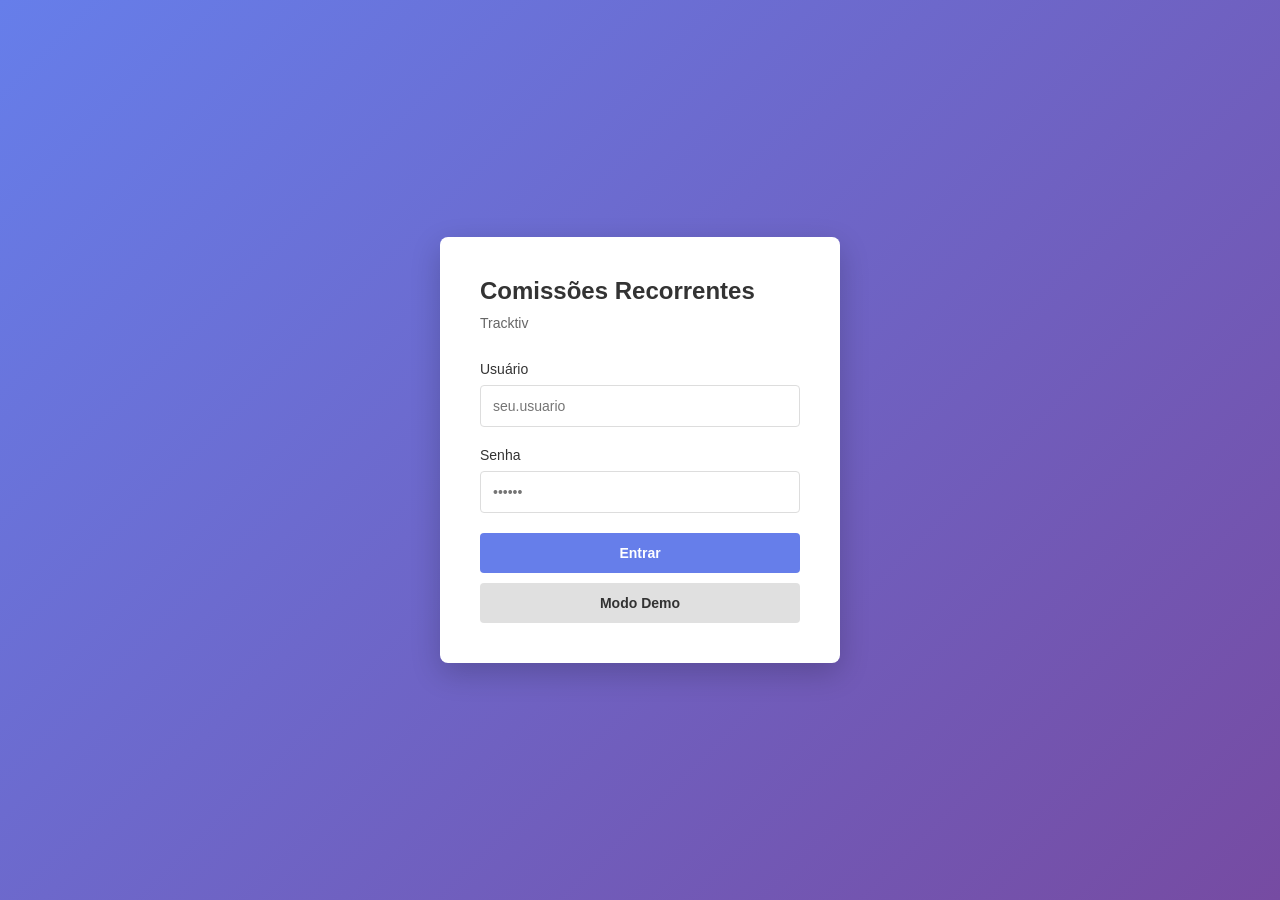
<file: PROTOTYPE.html>
<!DOCTYPE html>
<html lang="pt-BR">
<head>
    <meta charset="UTF-8">
    <meta name="viewport" content="width=device-width, initial-scale=1.0">
    <title>Tracktiv — Comissões Recorrentes</title>
    <style>
        * {
            margin: 0;
            padding: 0;
            box-sizing: border-box;
        }

        body {
            font-family: -apple-system, BlinkMacSystemFont, 'Segoe UI', sans-serif;
            background: #f5f5f5;
        }

        .login-page {
            display: none;
            align-items: center;
            justify-content: center;
            height: 100vh;
            background: linear-gradient(135deg, #667eea 0%, #764ba2 100%);
        }

        .login-page.active {
            display: flex;
        }

        .login-box {
            background: white;
            padding: 40px;
            border-radius: 8px;
            box-shadow: 0 10px 30px rgba(0,0,0,0.2);
            width: 90%;
            max-width: 400px;
        }

        .login-box h1 {
            font-size: 24px;
            margin-bottom: 10px;
            color: #333;
        }

        .login-box p {
            color: #666;
            margin-bottom: 30px;
            font-size: 14px;
        }

        .form-group {
            margin-bottom: 20px;
        }

        label {
            display: block;
            margin-bottom: 8px;
            color: #333;
            font-weight: 500;
            font-size: 14px;
        }

        input[type="email"],
        input[type="password"],
        input[type="text"],
        input[type="number"],
        select {
            width: 100%;
            padding: 12px;
            border: 1px solid #ddd;
            border-radius: 4px;
            font-size: 14px;
            font-family: inherit;
        }

        input:focus,
        select:focus {
            outline: none;
            border-color: #667eea;
            box-shadow: 0 0 0 3px rgba(102, 126, 234, 0.1);
        }

        button {
            width: 100%;
            padding: 12px;
            background: #667eea;
            color: white;
            border: none;
            border-radius: 4px;
            font-size: 14px;
            font-weight: 600;
            cursor: pointer;
            transition: background 0.2s;
        }

        button:hover {
            background: #5568d3;
        }

        button.secondary {
            background: #e0e0e0;
            color: #333;
            margin-top: 10px;
        }

        button.secondary:hover {
            background: #d0d0d0;
        }

        .app-container {
            display: none;
            height: 100vh;
            flex-direction: column;
            background: white;
        }

        .app-container.active {
            display: flex;
        }

        .header {
            background: linear-gradient(135deg, #667eea 0%, #764ba2 100%);
            color: white;
            padding: 20px;
            display: flex;
            justify-content: space-between;
            align-items: center;
            box-shadow: 0 2px 8px rgba(0,0,0,0.1);
        }

        .header h1 {
            font-size: 20px;
        }

        .header .user-info {
            font-size: 14px;
            opacity: 0.9;
        }

        .logout-btn {
            background: rgba(255,255,255,0.2);
            padding: 8px 16px;
            font-size: 12px;
            width: auto;
        }

        .logout-btn:hover {
            background: rgba(255,255,255,0.3);
        }

        .tabs {
            display: flex;
            border-bottom: 1px solid #ddd;
            overflow-x: auto;
        }

        .tab-btn {
            background: none;
            border: none;
            padding: 16px 24px;
            cursor: pointer;
            font-size: 14px;
            color: #666;
            border-bottom: 3px solid transparent;
            transition: all 0.2s;
            white-space: nowrap;
        }

        .tab-btn.active {
            color: #667eea;
            border-bottom-color: #667eea;
        }

        .tab-btn:hover {
            color: #667eea;
        }

        .tab-content {
            display: none;
            flex: 1;
            overflow-y: auto;
            padding: 20px;
        }

        .tab-content.active {
            display: block;
        }

        .card {
            background: white;
            border: 1px solid #e0e0e0;
            border-radius: 8px;
            padding: 16px;
            margin-bottom: 16px;
        }

        .card h3 {
            margin-bottom: 12px;
            color: #333;
            font-size: 16px;
        }

        .status-badge {
            display: inline-block;
            padding: 6px 12px;
            border-radius: 4px;
            font-size: 12px;
            font-weight: 600;
            margin: 4px 0;
        }

        .status-active {
            background: #d4edda;
            color: #155724;
        }

        .status-inactive {
            background: #f8d7da;
            color: #721c24;
        }

        .status-info {
            background: #d1ecf1;
            color: #0c5460;
        }

        .list-item {
            display: flex;
            justify-content: space-between;
            align-items: center;
            padding: 12px;
            border: 1px solid #e0e0e0;
            border-radius: 4px;
            margin-bottom: 8px;
        }

        .list-item-info {
            flex: 1;
        }

        .list-item-info strong {
            display: block;
            color: #333;
        }

        .list-item-info small {
            color: #999;
            font-size: 12px;
        }

        .list-item-actions {
            display: flex;
            gap: 8px;
        }

        .btn-small {
            padding: 6px 12px;
            font-size: 12px;
            width: auto;
            background: #f0f0f0;
            color: #333;
            border: 1px solid #ddd;
        }

        .btn-small:hover {
            background: #e0e0e0;
        }

        .btn-danger {
            background: #f8d7da;
            color: #721c24;
        }

        .btn-danger:hover {
            background: #f5c6cb;
        }

        .stats {
            display: grid;
            grid-template-columns: repeat(auto-fit, minmax(200px, 1fr));
            gap: 16px;
            margin-bottom: 20px;
        }

        .stat-card {
            background: #f9f9f9;
            border: 1px solid #e0e0e0;
            border-radius: 8px;
            padding: 16px;
            text-align: center;
        }

        .stat-card .label {
            color: #666;
            font-size: 12px;
            margin-bottom: 8px;
        }

        .stat-card .value {
            color: #333;
            font-size: 28px;
            font-weight: bold;
        }

        .form-row {
            display: grid;
            grid-template-columns: 1fr 1fr;
            gap: 12px;
            margin-bottom: 12px;
        }

        .form-row.full {
            grid-template-columns: 1fr;
        }

        .modal {
            display: none;
            position: fixed;
            top: 0;
            left: 0;
            width: 100%;
            height: 100%;
            background: rgba(0,0,0,0.5);
            z-index: 1000;
            align-items: center;
            justify-content: center;
        }

        .modal.active {
            display: flex;
        }

        .modal-content {
            background: white;
            padding: 30px;
            border-radius: 8px;
            width: 90%;
            max-width: 500px;
            max-height: 80vh;
            overflow-y: auto;
        }

        .modal-header {
            margin-bottom: 20px;
        }

        .modal-header h2 {
            font-size: 20px;
            color: #333;
        }

        .close-modal {
            float: right;
            font-size: 28px;
            cursor: pointer;
            color: #999;
        }

        .alert {
            padding: 12px;
            border-radius: 4px;
            margin-bottom: 16px;
            font-size: 14px;
        }

        .alert-success {
            background: #d4edda;
            color: #155724;
            border: 1px solid #c3e6cb;
        }

        .alert-error {
            background: #f8d7da;
            color: #721c24;
            border: 1px solid #f5c6cb;
        }

        .alert-info {
            background: #d1ecf1;
            color: #0c5460;
            border: 1px solid #bee5eb;
        }

        .commission-breakdown {
            background: #f9f9f9;
            padding: 12px;
            border-radius: 4px;
            margin-top: 8px;
            font-size: 13px;
        }

        .commission-breakdown div {
            display: flex;
            justify-content: space-between;
            margin: 4px 0;
        }

        .toolbar {
            display: flex;
            gap: 8px;
            margin-bottom: 16px;
        }

        .btn-primary {
            background: #667eea;
        }

        .btn-primary:hover {
            background: #5568d3;
        }

        /* ============ TREINAMENTO ============ */
        .modulo-grid { display: grid; gap: 16px; margin-top: 16px; }

        .modulo-card {
            background: white;
            border: 1px solid #e0e0e0;
            border-radius: 8px;
            padding: 20px;
            cursor: pointer;
            transition: box-shadow 0.2s, border-color 0.2s;
            display: flex;
            align-items: center;
            gap: 16px;
        }
        .modulo-card:hover { box-shadow: 0 4px 12px rgba(102,126,234,0.15); border-color: #667eea; }
        .modulo-card.bloqueado { opacity: 0.5; cursor: not-allowed; }
        .modulo-card.bloqueado:hover { box-shadow: none; border-color: #e0e0e0; }
        .modulo-card.concluido { border-color: #28a745; background: #f8fff9; }
        .modulo-icone { font-size: 40px; flex-shrink: 0; }
        .modulo-info { flex: 1; }
        .modulo-info h3 { font-size: 16px; color: #333; margin-bottom: 4px; }
        .modulo-info p { font-size: 13px; color: #666; margin-bottom: 8px; }
        .modulo-meta { display: flex; gap: 12px; font-size: 12px; color: #999; align-items: center; flex-wrap: wrap; }
        .modulo-arrow { font-size: 20px; color: #ccc; flex-shrink: 0; }

        .conteudo-header {
            display: flex;
            align-items: center;
            gap: 12px;
            margin-bottom: 20px;
            padding-bottom: 16px;
            border-bottom: 1px solid #e0e0e0;
        }
        .btn-voltar {
            background: none;
            color: #667eea;
            border: 1px solid #667eea;
            padding: 8px 16px;
            width: auto;
            font-size: 13px;
        }
        .btn-voltar:hover { background: #f0f3ff; }

        .secao-treinamento { background: white; border: 1px solid #e0e0e0; border-radius: 8px; margin-bottom: 10px; overflow: hidden; }
        .secao-header {
            padding: 16px 20px;
            cursor: pointer;
            display: flex;
            justify-content: space-between;
            align-items: center;
            user-select: none;
            background: #fafafa;
            transition: background 0.2s;
        }
        .secao-header:hover { background: #f0f3ff; }
        .secao-header h3 { font-size: 15px; color: #333; }
        .secao-toggle { font-size: 16px; color: #999; }
        .secao-body { padding: 20px; border-top: 1px solid #e0e0e0; font-size: 14px; line-height: 1.75; color: #444; }
        .secao-body h4 { color: #333; margin: 14px 0 6px; font-size: 14px; }
        .secao-body ul { margin: 8px 0; padding-left: 22px; }
        .secao-body li { margin-bottom: 6px; }
        .secao-body .destaque { background: #f0f3ff; border-left: 3px solid #667eea; padding: 12px 16px; border-radius: 0 4px 4px 0; margin: 14px 0; }
        .secao-body .caso-real { background: #f8fff9; border: 1px solid #c3e6cb; border-radius: 6px; padding: 12px 16px; margin: 10px 0; }
        .secao-body .caso-real strong { color: #155724; display: block; margin-bottom: 4px; }
        .secao-body .curiosidade { background: #fff3cd; border: 1px solid #ffc107; border-radius: 6px; padding: 12px 16px; margin: 10px 0; }
        .secao-body .curiosidade strong { color: #856404; display: block; margin-bottom: 4px; }

        .quiz-inicio { text-align: center; padding: 32px 20px; background: white; border: 1px solid #e0e0e0; border-radius: 8px; margin-top: 16px; }
        .quiz-inicio h3 { font-size: 20px; color: #333; margin-bottom: 8px; }
        .quiz-inicio p { color: #666; margin-bottom: 24px; font-size: 14px; line-height: 1.6; }

        .quiz-container { background: white; border: 1px solid #e0e0e0; border-radius: 8px; padding: 24px; margin-top: 16px; }
        .quiz-progresso { display: flex; justify-content: space-between; margin-bottom: 10px; }
        .quiz-progresso-texto { font-size: 13px; color: #666; }
        .quiz-progresso-bar { height: 5px; background: #e0e0e0; border-radius: 3px; margin-bottom: 24px; }
        .quiz-progresso-fill { height: 100%; background: #667eea; border-radius: 3px; transition: width 0.4s; }
        .quiz-pergunta { font-size: 16px; font-weight: 600; color: #333; margin-bottom: 20px; line-height: 1.5; }
        .quiz-opcoes { display: grid; gap: 10px; margin-bottom: 20px; }
        .quiz-opcao {
            background: #f9f9f9;
            border: 2px solid #e0e0e0;
            border-radius: 6px;
            padding: 14px 16px;
            text-align: left;
            cursor: pointer;
            font-size: 14px;
            color: #333;
            transition: all 0.2s;
            width: 100%;
            line-height: 1.5;
        }
        .quiz-opcao:hover:not(:disabled) { border-color: #667eea; background: #f0f3ff; }
        .quiz-opcao.correta { border-color: #28a745; background: #d4edda; color: #155724; font-weight: 600; }
        .quiz-opcao.errada { border-color: #dc3545; background: #f8d7da; color: #721c24; }
        .quiz-opcao:disabled { cursor: default; }
        .quiz-feedback { padding: 16px; border-radius: 6px; margin-bottom: 16px; font-size: 14px; line-height: 1.6; }
        .quiz-feedback.acerto { background: #d4edda; border: 1px solid #c3e6cb; color: #155724; }
        .quiz-feedback.erro { background: #f8d7da; border: 1px solid #f5c6cb; color: #721c24; }
        .quiz-feedback strong { display: block; margin-bottom: 6px; font-size: 15px; }

        .quiz-resultado { text-align: center; padding: 32px 20px; background: white; border: 1px solid #e0e0e0; border-radius: 8px; margin-top: 16px; }
        .resultado-score { font-size: 64px; font-weight: bold; color: #667eea; line-height: 1; margin: 16px 0 8px; }
        .resultado-percentual { font-size: 22px; color: #666; margin-bottom: 16px; }
        .resultado-badge { display: inline-block; padding: 10px 28px; border-radius: 20px; font-size: 18px; font-weight: 700; margin-bottom: 20px; }
        .resultado-badge.aprovado { background: #d4edda; color: #155724; }
        .resultado-badge.reprovado { background: #f8d7da; color: #721c24; }
        .resultado-revisao { text-align: left; margin-top: 24px; border-top: 1px solid #e0e0e0; padding-top: 20px; }
        .resultado-revisao h4 { font-size: 15px; color: #333; margin-bottom: 16px; }
        .revisao-item { padding: 12px; border-radius: 6px; margin-bottom: 10px; font-size: 13px; }
        .revisao-item.acerto { background: #f8fff9; border: 1px solid #c3e6cb; }
        .revisao-item.erro { background: #fff8f8; border: 1px solid #f5c6cb; }
        .revisao-item .revisao-explicacao { color: #555; font-size: 12px; margin-top: 6px; line-height: 1.5; }
    </style>
</head>
<body>
    <!-- LOGIN PAGE -->
    <div id="loginPage" class="login-page active">
        <div class="login-box">
            <h1>Comissões Recorrentes</h1>
            <p>Tracktiv</p>
            <form id="loginForm">
                <div class="form-group">
                    <label for="loginUsuario">Usuário</label>
                    <input type="text" id="loginUsuario" placeholder="seu.usuario" required autocomplete="username">
                </div>
                <div class="form-group">
                    <label for="loginSenha">Senha</label>
                    <input type="password" id="loginSenha" placeholder="••••••" required autocomplete="current-password">
                </div>
                <div id="loginErro" style="margin-bottom: 12px;"></div>
                <button type="submit" class="btn-primary" id="loginBtn">Entrar</button>
                <button type="button" class="secondary" id="demoBtn">Modo Demo</button>
            </form>
        </div>
    </div>
    <!-- Campo proxy oculto — sempre usa localhost:3001 -->
    <input type="hidden" id="loginProxy" value="http://localhost:3001">

    <!-- APP CONTAINER -->
    <div id="appContainer" class="app-container">
        <div class="header">
            <div>
                <h1>💰 Comissões Recorrentes</h1>
            </div>
            <div style="display: flex; align-items: center; gap: 20px;">
                <div class="user-info">
                    Consultor: <strong id="vendedorNome">-</strong>
                </div>
                <button type="button" class="logout-btn" id="logoutBtn">Sair</button>
            </div>
        </div>

        <div class="tabs">
            <button class="tab-btn active" data-tab="carteira">Carteira</button>
            <button class="tab-btn" data-tab="clientes">Clientes</button>
            <button class="tab-btn" data-tab="pedidos">Pedidos</button>
            <button class="tab-btn" data-tab="configuracoes">Configurações</button>
            <button class="tab-btn" data-tab="treinamento">Treinamento</button>
        </div>

        <!-- CARTEIRA TAB -->
        <div id="carteira" class="tab-content active">
            <h2>Carteira de Comissões</h2>
            <div id="carteiraAlert"></div>

            <div class="stats">
                <div class="stat-card">
                    <div class="label">Status Recorrência</div>
                    <div class="value" id="statusRecorrencia">-</div>
                </div>
                <div class="stat-card">
                    <div class="label">Clientes Ativos Verificados</div>
                    <div class="value" id="totalClientes">0/0</div>
                </div>
                <div class="stat-card">
                    <div class="label">Vendas este mês</div>
                    <div class="value" id="vendasMes">0</div>
                </div>
                <div class="stat-card">
                    <div class="label">Comissão Mês</div>
                    <div class="value">R$ <span id="comissaoMes">0.00</span></div>
                </div>
            </div>

            <div class="card">
                <h3>Meta Ativação</h3>
                <p style="font-size: 14px; margin-bottom: 12px;">
                    ✓ 5 clientes cadastrados<br>
                    ✓ 2 vendas pagas neste mês<br>
                    = Recorrência ativada
                </p>
                <div id="metaProgress" style="font-size: 13px; color: #666;">
                    Carregando...
                </div>
            </div>

            <div class="card">
                <h3>Faixas de Comissão</h3>
                <div style="display: grid; gap: 8px; font-size: 14px;">
                    <div>2 vendas: <strong>5%</strong></div>
                    <div>5 vendas: <strong>8%</strong></div>
                    <div>10+ vendas: <strong>12%</strong></div>
                </div>
            </div>

            <div class="card">
                <h3>Comissão Detalhada (Este Mês)</h3>
                <div id="comissaoDetalhes" style="font-size: 14px;">
                    Carregando...
                </div>
            </div>

            <button type="button" id="syncBtn" class="btn-primary" style="width: auto; margin-top: 16px;">
                🔄 Sincronizar com Tracktiv
            </button>
        </div>

        <!-- CLIENTES TAB -->
        <div id="clientes" class="tab-content">
            <h2>Clientes</h2>
            <div class="toolbar">
                <button type="button" id="addClienteBtn" class="btn-primary">+ Novo Cliente</button>
            </div>
            <div id="clientesList"></div>
        </div>

        <!-- PEDIDOS TAB -->
        <div id="pedidos" class="tab-content">
            <h2>Pedidos</h2>
            <div class="toolbar">
                <button type="button" id="addPedidoBtn" class="btn-primary">+ Novo Pedido</button>
            </div>
            <div id="pedidosList"></div>
        </div>

        <!-- CONFIGURAÇÕES TAB -->
        <div id="configuracoes" class="tab-content">
            <h2>Configurações</h2>
            <div class="card">
                <h3>Sessão Tracktiv</h3>
                <div id="conexaoStatus"></div>
                <div id="tokenAlert" style="margin-top: 8px;"></div>
            </div>

            <div class="card">
                <h3>Dados</h3>
                <p style="font-size: 14px; margin-bottom: 12px; color: #666;">
                    PROTOTYPE - Tudo armazenado em localStorage
                </p>
                <button type="button" id="exportBtn" class="btn-primary">📥 Exportar Dados</button>
                <button type="button" id="limparBtn" class="btn-danger" style="margin-top: 8px;">🗑️ Limpar Tudo (irreversível)</button>
            </div>
        </div>

        <!-- TREINAMENTO TAB -->
        <div id="treinamento" class="tab-content">
            <h2 style="margin-bottom: 4px;">Treinamentos</h2>
            <p style="color: #666; font-size: 14px; margin-bottom: 20px;">Capacitação para consultores Tracktiv</p>
            <div id="treinamentoLista">
                <div id="treinamentoCards" class="modulo-grid"></div>
            </div>
            <div id="treinamentoDetalhe" style="display: none;"></div>
        </div>
    </div>

    <!-- MODALS -->
    <div id="clienteModal" class="modal">
        <div class="modal-content">
            <div class="modal-header">
                <span class="close-modal" id="closeClienteModal">&times;</span>
                <h2 id="clienteModalTitle">Novo Cliente</h2>
            </div>
            <form id="clienteForm">
                <div class="form-group">
                    <label for="clienteNome">Nome</label>
                    <input type="text" id="clienteNome" required>
                </div>
                <div class="form-group">
                    <label for="clientePlaca">Identificador Veículo (Placa/RENAVAM)</label>
                    <input type="text" id="clientePlaca" placeholder="ABC1234" required>
                </div>
                <div class="form-group">
                    <label for="clienteModelo">Modelo de Comissão</label>
                    <select id="clienteModelo" required>
                        <option value="">Selecione...</option>
                        <option value="venda">Sobre Venda</option>
                        <option value="mensalidade">Sobre Mensalidade</option>
                    </select>
                </div>
                <div class="form-group" id="mensalidadeGroup" style="display: none;">
                    <label for="clienteMensalidade">Mensalidade (R$)</label>
                    <input type="number" id="clienteMensalidade" step="0.01" min="0">
                </div>
                <button type="submit" class="btn-primary">Salvar Cliente</button>
            </form>
        </div>
    </div>

    <div id="pedidoModal" class="modal">
        <div class="modal-content">
            <div class="modal-header">
                <span class="close-modal" id="closePedidoModal">&times;</span>
                <h2>Novo Pedido</h2>
            </div>
            <form id="pedidoForm">
                <div class="form-group">
                    <label for="pedidoCliente">Cliente</label>
                    <select id="pedidoCliente" required>
                        <option value="">Selecione...</option>
                    </select>
                </div>
                <div class="form-group">
                    <label for="pedidoProduto">Produto</label>
                    <input type="text" id="pedidoProduto" placeholder="Rastreamento, Serviço..." required>
                </div>
                <div class="form-group">
                    <label for="pedidoValor">Valor (R$)</label>
                    <input type="number" id="pedidoValor" step="0.01" min="0" required>
                </div>
                <div class="form-group">
                    <label for="pedidoData">Data</label>
                    <input type="date" id="pedidoData" required>
                </div>
                <div class="form-group">
                    <label for="pedidoStatus">Status</label>
                    <select id="pedidoStatus" required>
                        <option value="pago">Pago</option>
                        <option value="pendente">Pendente</option>
                    </select>
                </div>
                <button type="submit" class="btn-primary">Salvar Pedido</button>
            </form>
        </div>
    </div>

    <script>
        // ============== STATE ==============
        const app = {
            vendedor: null,
            clientes: [],
            pedidos: [],
            token: '',           // access_token atual
            clienteEmEdicao: null,
            statusClientes: {},  // { placa: 'cadastrado' | 'nao_cadastrado' | 'inadimplente' | 'erro' }
            rastro: {
                username: '',
                refreshToken: '',
                tokenExpires: null,
                proxyUrl: 'http://localhost:3001'
            }
        };

        // ============== STORAGE ==============
        function salvar() {
            localStorage.setItem('comissoes_app', JSON.stringify({
                vendedor: app.vendedor,
                clientes: app.clientes,
                pedidos: app.pedidos,
                token: app.token,
                rastro: app.rastro
            }));
        }

        function carregar() {
            const dados = localStorage.getItem('comissoes_app');
            if (dados) {
                const parsed = JSON.parse(dados);
                app.vendedor = parsed.vendedor;
                app.clientes = parsed.clientes || [];
                app.pedidos = parsed.pedidos || [];
                app.token = parsed.token || '';
                app.rastro = { ...app.rastro, ...(parsed.rastro || {}) };
            }
        }

        // ============== LOGIN ==============
        document.getElementById('loginForm').addEventListener('submit', async (e) => {
            e.preventDefault();
            const usuario = document.getElementById('loginUsuario').value.trim();
            const senha   = document.getElementById('loginSenha').value;
            const proxy   = document.getElementById('loginProxy').value.trim() || 'http://localhost:3001';
            const erroEl  = document.getElementById('loginErro');
            const btn     = document.getElementById('loginBtn');

            btn.disabled = true;
            btn.textContent = 'Conectando...';
            erroEl.innerHTML = '';

            try {
                const body = new URLSearchParams({ username: usuario, password: senha, grant_type: 'password' });
                const res  = await fetch(`${proxy}/newkoauth/oauth/token`, {
                    method: 'POST',
                    headers: { 'Content-Type': 'application/x-www-form-urlencoded' },
                    body: body.toString()
                });

                if (!res.ok) {
                    let msg = `Erro ${res.status}`;
                    try { const e = await res.json(); msg = e.error || e.message || msg; } catch {}
                    throw new Error(msg);
                }

                const data = await res.json();
                app.token = data.access_token;
                app.rastro = {
                    ...app.rastro,
                    username:     usuario,
                    refreshToken: data.refresh_token || '',
                    tokenExpires: data.expires_in    || null,
                    proxyUrl:     proxy
                };
                app.vendedor = { nome: usuario };
                salvar();
                mostraApp();
            } catch (err) {
                const eConexao = err.message.includes('fetch') || err.message.includes('Failed') || err.message.includes('NetworkError');
                erroEl.innerHTML = eConexao
                    ? `<div class="alert alert-error" style="font-size:13px;">
                           Não foi possível conectar à Tracktiv.<br>
                           <small>Verifique se o servidor local está rodando (<code>node proxy.js</code>).</small>
                       </div>`
                    : `<div class="alert alert-error" style="font-size:13px;">
                           ${err.message}
                       </div>`;
            } finally {
                btn.disabled = false;
                btn.textContent = 'Entrar';
            }
        });

        document.getElementById('demoBtn').addEventListener('click', () => {
            app.vendedor = { email: 'demo@tracktiv.com', nome: 'Demo' };
            
            // Clientes de demo
            app.clientes = [
                { id: '1', nome: 'Cliente A', placa: 'ABC1234', modelo: 'venda', mensalidade: 0 },
                { id: '2', nome: 'Cliente B', placa: 'XYZ5678', modelo: 'mensalidade', mensalidade: 500 },
                { id: '3', nome: 'Cliente C', placa: 'DEF9012', modelo: 'venda', mensalidade: 0 },
                { id: '4', nome: 'Cliente D', placa: 'GHI3456', modelo: 'mensalidade', mensalidade: 800 },
                { id: '5', nome: 'Cliente E', placa: 'JKL7890', modelo: 'venda', mensalidade: 0 }
            ];
            
            // Pedidos de demo
            const hoje = new Date();
            const anoMes = `${hoje.getFullYear()}-${String(hoje.getMonth() + 1).padStart(2, '0')}`;
            
            app.pedidos = [
                { id: '1', clienteId: '1', produto: 'Rastreamento', valor: 1000, data: `${anoMes}-01`, status: 'pago' },
                { id: '2', clienteId: '1', produto: 'Integração', valor: 500, data: `${anoMes}-05`, status: 'pago' },
                { id: '3', clienteId: '3', produto: 'Setup', valor: 1500, data: `${anoMes}-10`, status: 'pago' },
                { id: '4', clienteId: '2', produto: 'Premium', valor: 300, data: `${anoMes}-15`, status: 'pendente' }
            ];
            
            app.token = 'demo-token-12345';
            salvar();
            mostraApp();
        });

        document.getElementById('logoutBtn').addEventListener('click', () => {
            app.vendedor = null;
            app.clientes = [];
            app.pedidos = [];
            app.token = '';
            salvar();
            document.getElementById('loginPage').classList.add('active');
            document.getElementById('appContainer').classList.remove('active');
        });

        // ============== UI ==============
        function mostraApp() {
            document.getElementById('loginPage').classList.remove('active');
            document.getElementById('appContainer').classList.add('active');
            document.getElementById('vendedorNome').textContent = app.vendedor.nome;
            atualizaTudo();
        }

        // Tabs
        document.querySelectorAll('.tab-btn').forEach(btn => {
            btn.addEventListener('click', () => {
                const tabName = btn.dataset.tab;
                document.querySelectorAll('.tab-btn').forEach(b => b.classList.remove('active'));
                document.querySelectorAll('.tab-content').forEach(c => c.classList.remove('active'));
                btn.classList.add('active');
                document.getElementById(tabName).classList.add('active');
                atualizaTudo();
            });
        });

        // ============== CLIENTES ==============
        document.getElementById('addClienteBtn').addEventListener('click', () => {
            app.clienteEmEdicao = null;
            document.getElementById('clienteModalTitle').textContent = 'Novo Cliente';
            document.getElementById('clienteForm').reset();
            document.getElementById('clienteNome').value = '';
            document.getElementById('clientePlaca').value = '';
            document.getElementById('clienteModelo').value = '';
            document.getElementById('clienteMensalidade').value = '';
            document.getElementById('clienteModal').classList.add('active');
        });

        document.getElementById('clienteModelo').addEventListener('change', (e) => {
            document.getElementById('mensalidadeGroup').style.display = 
                e.target.value === 'mensalidade' ? 'block' : 'none';
        });

        document.getElementById('clienteForm').addEventListener('submit', (e) => {
            e.preventDefault();
            
            const cliente = {
                id: app.clienteEmEdicao ? app.clienteEmEdicao.id : Date.now().toString(),
                nome: document.getElementById('clienteNome').value,
                placa: document.getElementById('clientePlaca').value,
                modelo: document.getElementById('clienteModelo').value,
                mensalidade: parseFloat(document.getElementById('clienteMensalidade').value) || 0
            };

            if (app.clienteEmEdicao) {
                const idx = app.clientes.findIndex(c => c.id === app.clienteEmEdicao.id);
                app.clientes[idx] = cliente;
            } else {
                app.clientes.push(cliente);
            }

            salvar();
            document.getElementById('clienteModal').classList.remove('active');
            atualizaTudo();
        });

        document.getElementById('closeClienteModal').addEventListener('click', () => {
            document.getElementById('clienteModal').classList.remove('active');
        });

        function atualizaClientesList() {
            const lista = document.getElementById('clientesList');
            if (app.clientes.length === 0) {
                lista.innerHTML = '<p style="color: #999; text-align: center; padding: 20px;">Nenhum cliente cadastrado</p>';
                return;
            }

            lista.innerHTML = app.clientes.map(c => {
                const status = app.statusClientes[c.placa] || 'desconhecido';
                const statusBadge =
                    status === 'pagante'      ? '<span class="status-badge status-active">✓ Ativo e Pagante</span>' :
                    status === 'inadimplente' ? '<span class="status-badge status-inactive">✗ Inativo / Inadimplente</span>' :
                    status === 'erro'         ? '<span class="status-badge" style="background:#fff3cd;color:#856404;">! Erro ao verificar</span>' :
                                               '<span class="status-badge status-info">○ Não verificado</span>';
                
                return `
                    <div class="list-item">
                        <div class="list-item-info">
                            <strong>${c.nome}</strong>
                            <small>Placa: ${c.placa} | Modelo: ${c.modelo.charAt(0).toUpperCase() + c.modelo.slice(1)}</small>
                            ${c.modelo === 'mensalidade' ? `<small>Mensalidade: R$ ${c.mensalidade.toFixed(2)}</small>` : ''}
                            <div style="margin-top: 4px;">${statusBadge}</div>
                        </div>
                        <div class="list-item-actions">
                            ${c.rastroVeiculoId ? `
                                <button type="button" class="btn-small btn-danger" onclick="toggleInadimplencia('${c.id}')" title="Aciona endpoint /suspender na Tracktiv">
                                    ${status === 'inadimplente' ? '✓ Reativar' : '⚠ Inadimplência'}
                                </button>` : ''}
                            <button type="button" class="btn-small" onclick="editaCliente('${c.id}')">Editar</button>
                            <button type="button" class="btn-small btn-danger" onclick="deletaCliente('${c.id}')">Deletar</button>
                        </div>
                    </div>
                `;
            }).join('');
        }

        function editaCliente(id) {
            const cliente = app.clientes.find(c => c.id === id);
            if (!cliente) return;

            app.clienteEmEdicao = cliente;
            document.getElementById('clienteModalTitle').textContent = 'Editar Cliente';
            document.getElementById('clienteNome').value = cliente.nome;
            document.getElementById('clientePlaca').value = cliente.placa;
            document.getElementById('clienteModelo').value = cliente.modelo;
            document.getElementById('clienteMensalidade').value = cliente.mensalidade;
            document.getElementById('mensalidadeGroup').style.display = 
                cliente.modelo === 'mensalidade' ? 'block' : 'none';
            document.getElementById('clienteModal').classList.add('active');
        }

        function deletaCliente(id) {
            if (confirm('Tem certeza?')) {
                app.clientes = app.clientes.filter(c => c.id !== id);
                salvar();
                atualizaTudo();
            }
        }

        async function toggleInadimplencia(id) {
            const cliente = app.clientes.find(c => c.id === id);
            if (!cliente || !cliente.rastroVeiculoId) return;

            const estaInadimplente = app.statusClientes[cliente.placa] === 'inadimplente';
            const acao = estaInadimplente ? 'reativar' : 'marcar como inadimplente';
            if (!confirm(`Deseja ${acao} o veículo ${cliente.placa} na Tracktiv?`)) return;

            // delete=false → coloca em inadimplência | delete=true → retira
            const deleteParam = estaInadimplente ? 'true' : 'false';
            try {
                await rastroFetch('POST', `/v0.1/veiculos/integracao/suspender?id=${cliente.rastroVeiculoId}&delete=${deleteParam}`);
                app.statusClientes[cliente.placa] = estaInadimplente ? 'cadastrado' : 'inadimplente';
                salvar();
                atualizaTudo();
            } catch (err) {
                alert(`Erro ao ${acao}: ${err.message}`);
            }
        }

        // ============== PEDIDOS ==============
        document.getElementById('addPedidoBtn').addEventListener('click', () => {
            const select = document.getElementById('pedidoCliente');
            select.innerHTML = '<option value="">Selecione...</option>' + 
                app.clientes.map(c => `<option value="${c.id}">${c.nome}</option>`).join('');
            
            document.getElementById('pedidoForm').reset();
            document.getElementById('pedidoData').valueAsDate = new Date();
            document.getElementById('pedidoModal').classList.add('active');
        });

        document.getElementById('pedidoForm').addEventListener('submit', (e) => {
            e.preventDefault();
            
            const pedido = {
                id: Date.now().toString(),
                clienteId: document.getElementById('pedidoCliente').value,
                produto: document.getElementById('pedidoProduto').value,
                valor: parseFloat(document.getElementById('pedidoValor').value),
                data: document.getElementById('pedidoData').value,
                status: document.getElementById('pedidoStatus').value
            };

            app.pedidos.push(pedido);
            salvar();
            document.getElementById('pedidoModal').classList.remove('active');
            atualizaTudo();
        });

        document.getElementById('closePedidoModal').addEventListener('click', () => {
            document.getElementById('pedidoModal').classList.remove('active');
        });

        function atualizaPedidosList() {
            const lista = document.getElementById('pedidosList');
            if (app.pedidos.length === 0) {
                lista.innerHTML = '<p style="color: #999; text-align: center; padding: 20px;">Nenhum pedido cadastrado</p>';
                return;
            }

            lista.innerHTML = app.pedidos.map(p => {
                const cliente = app.clientes.find(c => c.id === p.clienteId);
                const statusBadge = p.status === 'pago' ? 
                    '<span class="status-badge status-active">✓ Pago</span>' :
                    '<span class="status-badge status-info">⏳ Pendente</span>';
                
                return `
                    <div class="list-item">
                        <div class="list-item-info">
                            <strong>${p.produto}</strong>
                            <small>Cliente: ${cliente?.nome || 'Desconhecido'}</small>
                            <small>Data: ${p.data} | Valor: R$ ${p.valor.toFixed(2)}</small>
                            <div style="margin-top: 4px;">${statusBadge}</div>
                        </div>
                        <div class="list-item-actions">
                            <button type="button" class="btn-small btn-danger" onclick="deletaPedido('${p.id}')">Deletar</button>
                        </div>
                    </div>
                `;
            }).join('');
        }

        function deletaPedido(id) {
            if (confirm('Tem certeza?')) {
                app.pedidos = app.pedidos.filter(p => p.id !== id);
                salvar();
                atualizaTudo();
            }
        }

        // ============== COMISSÕES ==============
        function calculaComissoes() {
            const agora = new Date();
            const mesAtual = `${agora.getFullYear()}-${String(agora.getMonth() + 1).padStart(2, '0')}`;

            // Pedidos deste mês pagos
            const pedidosMes = app.pedidos.filter(p => 
                p.data.startsWith(mesAtual) && p.status === 'pago'
            );

            const comissaoPorCliente = {};
            let comissaoTotal = 0;
            let vendasPagas = 0;
            let clientesSemVerificacao = 0;
            let clientesInativos = 0;

            app.clientes.forEach(cliente => {
                const statusRastro = app.statusClientes[cliente.placa];

                // Inativo/inadimplente confirmado pela Tracktiv → não gera comissão
                if (statusRastro === 'inadimplente') {
                    clientesInativos++;
                    return;
                }

                // Ainda não foi verificado
                if (!statusRastro || statusRastro === 'erro') {
                    clientesSemVerificacao++;
                    // Conta pedidos mas sem gerar comissão — aguarda verificação
                    return;
                }

                // statusRastro === 'pagante' → segue com cálculo
                const pedidosCliente = pedidosMes.filter(p => p.clienteId === cliente.id);
                let comissao = 0;

                if (cliente.modelo === 'venda') {
                    const valorTotal = pedidosCliente.reduce((sum, p) => sum + p.valor, 0);
                    const numVendas = pedidosCliente.length;
                    let taxa = 0;
                    if (numVendas >= 10) taxa = 0.12;
                    else if (numVendas >= 5) taxa = 0.08;
                    else if (numVendas >= 2) taxa = 0.05;
                    comissao = valorTotal * taxa;
                    vendasPagas += numVendas;
                } else if (cliente.modelo === 'mensalidade') {
                    if (pedidosCliente.length > 0) {
                        comissao = cliente.mensalidade * 0.10;
                        vendasPagas++;
                    }
                }

                if (comissao > 0) {
                    comissaoPorCliente[cliente.id] = {
                        nome: cliente.nome,
                        comissao,
                        pedidos: pedidosCliente.length,
                        modelo: cliente.modelo
                    };
                    comissaoTotal += comissao;
                }
            });

            const totalClientes = app.clientes.length;
            const clientesAtivos = totalClientes - clientesInativos - clientesSemVerificacao;
            const meta5Clientes = clientesAtivos >= 5;
            const meta2Vendas = vendasPagas >= 2;
            const recorrenciaAtiva = meta5Clientes && meta2Vendas;

            return {
                comissaoTotal,
                vendasPagas,
                totalClientes,
                clientesAtivos,
                clientesSemVerificacao,
                clientesInativos,
                meta5Clientes,
                meta2Vendas,
                recorrenciaAtiva,
                comissaoPorCliente
            };
        }

        function atualizaCarteira() {
            const calc = calculaComissoes();

            // Status
            const statusHtml = calc.recorrenciaAtiva ? 
                '<span class="status-badge status-active">✓ ATIVA</span>' :
                '<span class="status-badge status-inactive">✗ PAUSADA</span>';
            document.getElementById('statusRecorrencia').innerHTML = statusHtml;

            // Stats
            document.getElementById('totalClientes').textContent = `${calc.clientesAtivos}/${calc.totalClientes}`;
            document.getElementById('vendasMes').textContent = calc.vendasPagas;
            document.getElementById('comissaoMes').textContent = calc.comissaoTotal.toFixed(2);

            // Aviso de clientes não verificados
            let avisoHtml = '';
            if (calc.clientesSemVerificacao > 0) {
                avisoHtml = `<div class="alert alert-info" style="margin-bottom:12px;">
                    ⚠ <strong>${calc.clientesSemVerificacao} cliente(s)</strong> ainda não verificado(s) na Tracktiv — comissão não calculada para eles.
                    Clique em <strong>Sincronizar</strong> para confirmar quem está ativo e pagante.
                </div>`;
            }

            // Meta progress
            const alertMeta = calc.recorrenciaAtiva
                ? '<div class="alert alert-success">✓ Recorrência ativa! Meta atingida.</div>'
                : '<div class="alert alert-info">Meta para ativar recorrência:</div>';

            const metaHtml = `
                ${avisoHtml}
                ${alertMeta}
                <div style="font-size: 14px; margin-top: 12px;">
                    ${calc.meta5Clientes ? '✓' : '✗'} 5+ clientes ativos verificados (${calc.clientesAtivos}/5)<br>
                    ${calc.meta2Vendas ? '✓' : '✗'} 2+ vendas pagas no mês (${calc.vendasPagas}/2)
                    ${calc.clientesInativos > 0 ? `<br><span style="color:#721c24;">✗ ${calc.clientesInativos} cliente(s) inativo(s) excluído(s) do cálculo</span>` : ''}
                </div>
            `;
            document.getElementById('metaProgress').innerHTML = metaHtml;

            // Detalhes
            let detalhes = '';
            if (Object.keys(calc.comissaoPorCliente).length === 0) {
                detalhes = '<p style="color: #999;">Nenhuma comissão registrada para este mês</p>';
            } else {
                detalhes = Object.entries(calc.comissaoPorCliente).map(([clienteId, info]) => `
                    <div style="margin-bottom: 12px; padding: 8px; border: 1px solid #e0e0e0; border-radius: 4px;">
                        <strong>${info.nome}</strong> (${info.modelo === 'venda' ? info.pedidos + ' vendas' : 'mensalidade'})<br>
                        <span style="color: #667eea; font-size: 16px; font-weight: bold;">R$ ${info.comissao.toFixed(2)}</span>
                    </div>
                `).join('');
            }
            document.getElementById('comissaoDetalhes').innerHTML = detalhes;
        }

        // ============== API RASTROSYSTEM ==============
        function rastroUrl(path) {
            const base = (app.rastro.proxyUrl || 'http://localhost:3001').replace(/\/$/, '');
            return `${base}${path}`;
        }

        function tokenValido() {
            if (!app.token) return false;
            if (!app.rastro.tokenExpires) return true; // token manual sem expiração
            return new Date(app.rastro.tokenExpires) > new Date();
        }

        async function rastroFetch(method, path, body = null) {
            if (!tokenValido()) throw new Error('Token expirado. Reconecte nas Configurações.');
            const opts = {
                method,
                headers: {
                    'Authorization': `Bearer ${app.token}`,
                    'Content-Type': 'application/json',
                }
            };
            if (body) opts.body = JSON.stringify(body);
            const res = await fetch(rastroUrl(path), opts);
            if (res.status === 401) throw new Error('Não autorizado. Reconecte nas Configurações.');
            if (!res.ok) throw new Error(`Erro ${res.status} na API Tracktiv`);
            return res.json();
        }

        document.getElementById('syncBtn').addEventListener('click', async () => {
            if (!app.token) {
                alert('Faça login na Tracktiv primeiro.');
                return;
            }
            if (app.clientes.length === 0) {
                alert('Nenhum cliente cadastrado para sincronizar.');
                return;
            }

            const alertEl = document.getElementById('carteiraAlert');
            alertEl.innerHTML = '<div class="alert alert-info">🔄 Consultando veículos na Tracktiv...</div>';

            let ok = 0, notFound = 0, erros = 0;

            for (const cliente of app.clientes) {
                try {
                    const placa = encodeURIComponent(cliente.placa);
                    const lista = await rastroFetch('GET', `/v0.1/veiculos/integracao?placa=${placa}&limit=1`);
                    if (Array.isArray(lista) && lista.length > 0) {
                        app.statusClientes[cliente.placa] = 'pagante';
                        cliente.rastroVeiculoId = lista[0].id;
                        ok++;
                    } else {
                        app.statusClientes[cliente.placa] = 'inadimplente';
                        notFound++;
                    }
                } catch (err) {
                    app.statusClientes[cliente.placa] = 'erro';
                    erros++;
                }
            }

            salvar();
            const msg = `✓ Verificação concluída — ${ok} ativo(s) e pagante(s)${notFound ? `, ${notFound} inativo(s)/inadimplente(s)` : ''}${erros ? `, ${erros} erro(s)` : ''}.`;
            alertEl.innerHTML = `<div class="alert ${notFound > 0 ? 'alert-info' : 'alert-success'}">${msg}</div>`;
            setTimeout(() => { alertEl.innerHTML = ''; atualizaTudo(); }, 3000);
        });

        // ============== CONFIGURAÇÕES ==============
        function atualizaStatusConexao() {
            const el = document.getElementById('conexaoStatus');
            if (!el) return;
            if (app.token && tokenValido()) {
                const exp = app.rastro.tokenExpires
                    ? ` (expira ${new Date(app.rastro.tokenExpires).toLocaleString('pt-BR')})`
                    : '';
                el.innerHTML = `<div class="alert alert-success">✓ Conectado como <strong>${app.rastro.username || 'usuário'}</strong>${exp}</div>`;
            } else if (app.token) {
                el.innerHTML = `<div class="alert alert-error">Token expirado. Reconecte.</div>`;
            } else {
                el.innerHTML = `<div class="alert alert-info" style="background:#f9f9f9;border-color:#ddd;color:#666;">Não conectado</div>`;
            }
        }


        document.getElementById('exportBtn').addEventListener('click', () => {
            const dados = {
                vendedor: app.vendedor,
                clientes: app.clientes,
                pedidos: app.pedidos,
                status: app.statusClientes
            };
            console.log('Dados exportados:', dados);
            alert('Dados exportados no console');
        });

        document.getElementById('limparBtn').addEventListener('click', () => {
            if (confirm('IRREVERSÍVEL! Deletar TUDO?')) {
                localStorage.removeItem('comissoes_app');
                alert('Dados deletados');
                location.reload();
            }
        });

        window.addEventListener('load', () => {
            if (app.rastro.proxyUrl) {
                const proxyInput = document.getElementById('loginProxy');
                if (proxyInput) proxyInput.value = app.rastro.proxyUrl;
            }
            atualizaStatusConexao();
        });

        // ============== TREINAMENTO ==============
        const MODULOS_DATA = {
            rastreador: {
                titulo: 'Rastreador Veicular',
                descricao: 'Aprenda como funciona o rastreador, suas funcionalidades e como vender para qualquer perfil de cliente.',
                icone: '📡',
                duracao: '~15 min',
                totalPerguntas: 10,
                secoes: [
                    {
                        titulo: 'Como Funciona um Rastreador Veicular',
                        icone: '⚙️',
                        corpo: `<p>Um rastreador veicular é um dispositivo eletrônico instalado no veículo que combina duas tecnologias principais:</p>
                        <h4>1. GPS (Global Positioning System)</h4>
                        <p>O módulo GPS capta sinais de pelo menos 4 satélites simultaneamente e, por meio de cálculos chamados <strong>trilateração</strong>, determina a latitude, longitude e altitude do veículo com precisão de metros.</p>
                        <h4>2. GSM/4G (Rede Celular)</h4>
                        <p>Assim como um celular, o rastreador tem um chip SIM que usa a rede das operadoras para <strong>enviar os dados de localização ao servidor</strong> em tempo real.</p>
                        <div class="destaque">
                            <strong>📱 Analogia simples para o cliente:</strong> "Pense no rastreador como um celular escondido dentro do carro. Ele sempre sabe onde está (GPS) e sempre manda essa informação para a nossa central (4G) — sem o motorista precisar fazer nada."
                        </div>
                        <h4>Componentes internos do rastreador</h4>
                        <ul>
                            <li><strong>Receptor GPS:</strong> Calcula a posição usando sinais de satélite</li>
                            <li><strong>Módulo GSM/4G:</strong> Transmite os dados via rede celular</li>
                            <li><strong>Memória interna:</strong> Guarda dados quando não há sinal para transmitir</li>
                            <li><strong>Bateria de backup:</strong> Mantém o dispositivo funcionando mesmo se cortarem a energia do veículo</li>
                            <li><strong>Sensores:</strong> Detectam ignição, vibração, impacto e outros eventos</li>
                        </ul>`
                    },
                    {
                        titulo: 'Funcionalidades Principais',
                        icone: '🛠️',
                        corpo: `<ul>
                            <li><strong>🗺️ Localização em tempo real:</strong> Veja exatamente onde o veículo está agora, com atualização a cada poucos segundos.</li>
                            <li><strong>📜 Histórico de rotas:</strong> Consulte todos os trajetos percorridos: hora de saída, chegada, velocidade e percurso completo no mapa.</li>
                            <li><strong>🚨 Alertas de velocidade:</strong> Receba notificação quando o veículo ultrapassar um limite configurado.</li>
                            <li><strong>📍 Geofencing (cerca virtual):</strong> Delimite uma área no mapa e seja alertado quando o veículo entrar ou sair dela.</li>
                            <li><strong>🔐 Bloqueio remoto de motor:</strong> Impeça que o veículo seja dado a partida, de qualquer lugar, pelo aplicativo. Ativado apenas com veículo parado.</li>
                            <li><strong>🔑 Alertas de ignição:</strong> Saiba exatamente quando o veículo foi ligado e desligado.</li>
                            <li><strong>🆘 Botão de pânico:</strong> O motorista pode acionar uma emergência silenciosa pelo rastreador.</li>
                            <li><strong>📊 Relatórios:</strong> Distância percorrida, tempo de motor ligado, paradas e comportamento de direção.</li>
                        </ul>
                        <div class="destaque">
                            <strong>💡 Dica de vendas:</strong> Sempre apresente as funcionalidades a partir do <em>problema do cliente</em>. Para empresa: "Você saberá se o motorista saiu da rota." Para pai: "Você saberá se seu filho foi para onde disse que foi."
                        </div>`
                    },
                    {
                        titulo: 'Benefícios para o Cliente',
                        icone: '✅',
                        corpo: `<h4>Segurança — benefício número 1</h4>
                        <p>Veículos rastreados têm taxa de recuperação significativamente maior após furto ou roubo. Com a localização em tempo real, a polícia consegue agir rápido.</p>
                        <h4>Economia direta</h4>
                        <ul>
                            <li><strong>Desconto no seguro:</strong> Muitas seguradoras oferecem de 10% a 30% de desconto para veículos rastreados.</li>
                            <li><strong>Redução de combustível:</strong> Empresas que monitoram rotas economizam até 25% em combustível.</li>
                            <li><strong>Manutenção preventiva:</strong> Monitorar o comportamento de direção reduz o desgaste mecânico do veículo.</li>
                        </ul>
                        <h4>Controle e paz de mente</h4>
                        <ul>
                            <li>Pais sabem onde os filhos estão com o carro</li>
                            <li>Empresas conferem se funcionários seguem a rota correta</li>
                            <li>Autônomos protegem seu principal meio de trabalho e renda</li>
                        </ul>
                        <h4>Evidência e prova legal</h4>
                        <p>Em caso de acidentes, disputas trabalhistas ou sinistros, o histórico de rotas e velocidade serve como prova irrefutável.</p>
                        <div class="destaque">
                            <strong>🎯 Argumento poderoso:</strong> "O rastreador não é um custo — é um investimento que se paga sozinho no primeiro desconto do seguro ou na primeira vez que o veículo é recuperado."
                        </div>`
                    },
                    {
                        titulo: 'Casos Reais de Como Pode Ajudar',
                        icone: '📖',
                        corpo: `<div class="caso-real">
                            <strong>🚗 Caso 1 — Recuperação após furto</strong>
                            Um cliente teve o carro furtado em um shopping à noite. Em menos de 2 horas, com a localização em tempo real, a polícia localizou e recuperou o veículo em outra cidade. Sem o rastreador, o carro provavelmente seria desmanchado em menos de 24h.
                        </div>
                        <div class="caso-real">
                            <strong>🚚 Caso 2 — Frota de entregas</strong>
                            Uma transportadora com 15 veículos descobriu que 3 motoristas faziam desvios não autorizados, adicionando mais de 2 horas/dia no trajeto. Após instalar rastreadores, reduziu o custo de combustível em 22% no primeiro mês.
                        </div>
                        <div class="caso-real">
                            <strong>👨‍👩‍👧 Caso 3 — Segurança familiar</strong>
                            Um pai configurou geofencing ao redor da escola e da casa. Às 23h, recebeu um alerta: o filho de 17 anos havia saído da área permitida. O alerta permitiu agir antes que qualquer situação perigosa acontecesse.
                        </div>
                        <div class="caso-real">
                            <strong>🏍️ Caso 4 — Motocicleta de delivery</strong>
                            Um motoboy teve a moto furtada no bairro. O rastreador, instalado em local oculto, continuou transmitindo. A moto foi encontrada a 40 km, em uma garagem, intacta — graças à localização precisa passada para a polícia.
                        </div>
                        <div class="caso-real">
                            <strong>🏗️ Caso 5 — Equipamentos de construção</strong>
                            Uma construtora instalou rastreadores em suas máquinas. Descobriu que uma retroescavadeira estava sendo usada nos fins de semana sem autorização. Evitou prejuízos com desgaste indevido e possível responsabilidade civil.
                        </div>`
                    },
                    {
                        titulo: 'Curiosidades sobre Rastreamento',
                        icone: '💡',
                        corpo: `<div class="curiosidade">
                            <strong>🛰️ O GPS foi criado pelo exército americano</strong>
                            O sistema GPS surgiu na década de 1970 para uso militar. Só em 1983, após o avião Korean Air 007 ser derrubado por engano por falta de navegação precisa, o presidente Reagan abriu o acesso ao público civil. Hoje a constelação tem 31 satélites operacionais.
                        </div>
                        <div class="curiosidade">
                            <strong>🌍 GPS não é o único sistema de navegação por satélite</strong>
                            GPS é o sistema americano, mas existem outros: GLONASS (russo), Galileo (europeu) e BeiDou (chinês). Rastreadores modernos de qualidade captam múltiplos sistemas ao mesmo tempo, aumentando a precisão e a confiabilidade.
                        </div>
                        <div class="curiosidade">
                            <strong>📶 O que acontece em túneis e garagens cobertas?</strong>
                            Sem sinal GPS, rastreadores modernos usam triangulação de torres de celular para estimar a posição. Além disso, armazenam os dados na memória interna e sincronizam quando o sinal retorna — sem perder nenhum trecho da rota.
                        </div>
                        <div class="curiosidade">
                            <strong>🔒 Anti-jammer: proteção contra bloqueadores de sinal</strong>
                            Criminosos usam dispositivos chamados "jammers" para bloquear o sinal GPS. Rastreadores profissionais detectam a interferência e enviam um alerta imediato ao proprietário — antes mesmo de serem completamente silenciados.
                        </div>
                        <div class="curiosidade">
                            <strong>⚡ Bateria de backup: o plano B do rastreador</strong>
                            Se um ladrão cortar o fio de energia tentando desligar o rastreador, a bateria interna mantém o dispositivo funcionando e transmitindo a localização por várias horas — tempo suficiente para a polícia agir.
                        </div>`
                    }
                ],
                quiz: [
                    {
                        texto: 'O que o módulo GPS do rastreador veicular faz?',
                        opcoes: [
                            'Bloqueia o motor do veículo remotamente',
                            'Calcula a posição do veículo usando sinais de satélite',
                            'Transmite os dados de localização ao servidor via rede celular',
                            'Detecta quando o veículo sofre impacto ou vibração'
                        ],
                        correta: 1,
                        explicacao: 'O módulo GPS capta sinais de pelo menos 4 satélites e usa trilateração para calcular a posição (latitude, longitude, altitude) com precisão de metros. A transmissão dos dados ao servidor é papel do módulo GSM/4G — são componentes diferentes com funções distintas.'
                    },
                    {
                        texto: 'Qual componente é responsável por enviar os dados de localização ao servidor em tempo real?',
                        opcoes: [
                            'O receptor GPS',
                            'A bateria de backup',
                            'O módulo GSM/4G (chip de celular)',
                            'O sensor de ignição'
                        ],
                        correta: 2,
                        explicacao: 'Assim como um celular, o rastreador usa um chip SIM e a rede celular (GSM/4G) para transmitir os dados ao servidor. Por isso, o rastreador precisa de cobertura de operadora para funcionar em tempo real. Sem sinal celular, os dados são armazenados na memória interna e enviados depois.'
                    },
                    {
                        texto: 'O que é geofencing em rastreamento veicular?',
                        opcoes: [
                            'Um sistema de câmeras de segurança instalado dentro do veículo',
                            'Uma cerca elétrica física ao redor do estacionamento',
                            'Uma área virtual delimitada no mapa que gera alertas quando o veículo entra ou sai dela',
                            'Um bloqueio físico instalado nas rodas do veículo'
                        ],
                        correta: 2,
                        explicacao: 'Geofencing vem de "geo" (geográfico) + "fence" (cerca em inglês). É uma fronteira virtual criada no mapa pelo usuário — quando o veículo a cruza, o sistema dispara alertas automáticos por SMS, e-mail ou notificação no app. Muito útil para empresas e famílias.'
                    },
                    {
                        texto: 'Para que serve o bloqueio remoto de motor e quando ele é ativado com segurança?',
                        opcoes: [
                            'Para ligar o veículo à distância em dias frios',
                            'Para impedir a partida do veículo remotamente — ativado somente com o veículo parado, por segurança',
                            'Para acionar os freios de emergência remotamente enquanto o carro anda',
                            'Para desligar o ar-condicionado e economizar combustível'
                        ],
                        correta: 1,
                        explicacao: 'O bloqueio remoto corta o circuito de ignição, impedindo que o veículo seja dado a partida. É fundamental em casos de furto/roubo e também usado quando clientes ficam inadimplentes. Por segurança, o comando de bloqueio só é executado quando o sistema detecta que o veículo está parado.'
                    },
                    {
                        texto: 'O que acontece quando o rastreador perde o sinal GPS dentro de um túnel?',
                        opcoes: [
                            'O rastreador para definitivamente e precisa ser reiniciado por técnico',
                            'Um alarme sonoro é acionado dentro do veículo',
                            'O rastreador armazena os dados na memória interna e pode usar triangulação de torres celulares como alternativa',
                            'O veículo é bloqueado automaticamente por segurança'
                        ],
                        correta: 2,
                        explicacao: 'Rastreadores modernos têm memória interna para guardar dados quando o sinal GPS ou celular está indisponível. Além disso, a triangulação de torres de telefonia celular pode estimar a posição. Quando o sinal retorna, os dados são sincronizados automaticamente — nenhum trecho da rota é perdido.'
                    },
                    {
                        texto: 'Por que seguradoras de veículos oferecem desconto para clientes com rastreador?',
                        opcoes: [
                            'Por obrigação imposta por lei federal',
                            'Porque o rastreador detecta acidentes e avisa os bombeiros automaticamente',
                            'Porque veículos rastreados têm maior taxa de recuperação em casos de furto, reduzindo o risco de indenização de perda total',
                            'Porque o rastreador elimina a necessidade de vistoria do veículo'
                        ],
                        correta: 2,
                        explicacao: 'A lógica é direta: veículo rastreado = maior chance de ser recuperado após furto/roubo = menor risco de indenização de perda total para a seguradora. Esse menor risco é repassado ao cliente como desconto na apólice, podendo chegar a 30% dependendo da seguradora.'
                    },
                    {
                        texto: 'Qual é o melhor argumento de venda para um autônomo que usa sua van como único meio de trabalho?',
                        opcoes: [
                            '"O rastreador é obrigatório por lei para veículos comerciais"',
                            '"Vai aumentar a velocidade máxima permitida no seu veículo"',
                            '"Protege seu principal meio de sustento: se a van for furtada, a localização em tempo real aumenta muito as chances de recuperação — e você não perde sua renda"',
                            '"Substitui a necessidade de seguro veicular completo"'
                        ],
                        correta: 2,
                        explicacao: 'Para um autônomo, a van é seu meio de trabalho e sustento. Perder o veículo significa perder a renda. O argumento da proteção do patrimônio e da alta taxa de recuperação ressoa diretamente com a realidade e os medos desse perfil — é o argumento mais poderoso e honesto.'
                    },
                    {
                        texto: 'Qual das opções abaixo NÃO é uma funcionalidade real de um rastreador veicular profissional?',
                        opcoes: [
                            'Alertas quando o veículo ultrapassa o limite de velocidade configurado',
                            'Histórico completo das rotas percorridas com horários',
                            'Diagnóstico médico do estado físico do motorista em tempo real',
                            'Detecção de quando o veículo é ligado ou desligado'
                        ],
                        correta: 2,
                        explicacao: 'Rastreadores monitoram o veículo e seus dados de uso — não a saúde do motorista. Alertas de velocidade, histórico de rotas e detecção de ignição são funcionalidades reais presentes em qualquer rastreador profissional. Diagnóstico médico é área de wearables e dispositivos de saúde, não de rastreamento veicular.'
                    },
                    {
                        texto: 'Um pai quer monitorar se o filho adolescente está indo apenas para a escola e para casa. Qual funcionalidade do rastreador resolve isso diretamente?',
                        opcoes: [
                            'Bloqueio remoto de motor, para impedir que o filho saia sem permissão',
                            'Geofencing com alertas, delimitando as áreas permitidas e notificando quando o veículo sair delas',
                            'Alertas de velocidade, para saber se o filho está acelerando demais',
                            'Relatório de consumo de combustível, para controlar as saídas'
                        ],
                        correta: 1,
                        explicacao: 'O geofencing é a funcionalidade ideal para esse caso. O pai configura a escola e a casa como áreas permitidas e recebe uma notificação automática se o carro sair desses limites. É uma solução discreta, que não exige que o pai fique monitorando ativamente — o sistema avisa quando algo foge do padrão.'
                    },
                    {
                        texto: 'Um criminoso usa um "jammer" (bloqueador de sinal) para tentar silenciar o rastreador do veículo que está furtando. O que um rastreador profissional faz nessa situação?',
                        opcoes: [
                            'Para de funcionar completamente até o sinal ser restaurado manualmente',
                            'Detecta a interferência e envia imediatamente um alerta ao proprietário antes de ser silenciado',
                            'Aciona automaticamente os freios do veículo para impedir o furto',
                            'Liga o alarme sonoro do veículo e acende as luzes de emergência'
                        ],
                        correta: 1,
                        explicacao: 'Rastreadores profissionais têm tecnologia anti-jammer que identifica quando estão sendo bloqueados. Ao detectar a interferência, enviam imediatamente um alerta de "tentativa de bloqueio de sinal" ao proprietário — muitas vezes antes que o jammer consiga suprimir completamente a transmissão. Esse alerta dá tempo precioso para o proprietário acionar a polícia.'
                    }
                ]
            }
        };

        const treinamentoState = {
            moduloAtivo: null,
            questaoAtual: 0,
            respostas: [],
            secoesAbertas: { 0: true }
        };

        function carregarProgressoTreinamento() {
            const d = localStorage.getItem('comissoes_treinamento');
            return d ? JSON.parse(d) : {};
        }

        function salvarProgressoTreinamento(moduloId, resultado) {
            const p = carregarProgressoTreinamento();
            p[moduloId] = resultado;
            localStorage.setItem('comissoes_treinamento', JSON.stringify(p));
        }

        function renderModuloLista() {
            const progresso = carregarProgressoTreinamento();
            let html = Object.entries(MODULOS_DATA).map(([id, m]) => {
                const r = progresso[id];
                let badge = '';
                let cardClass = 'modulo-card';
                if (r) {
                    badge = r.aprovado
                        ? '<span class="status-badge status-active">✓ Aprovado</span>'
                        : '<span class="status-badge status-inactive">✗ Reprovado</span>';
                    if (r.aprovado) cardClass += ' concluido';
                }
                return `<div class="${cardClass}" onclick="abreModulo('${id}')">
                    <div class="modulo-icone">${m.icone}</div>
                    <div class="modulo-info">
                        <h3>${m.titulo}</h3>
                        <p>${m.descricao}</p>
                        <div class="modulo-meta">
                            <span>⏱️ ${m.duracao}</span>
                            <span>📝 ${m.totalPerguntas} questões</span>
                            ${badge}
                        </div>
                    </div>
                    <div class="modulo-arrow">›</div>
                </div>`;
            }).join('');

            const futuros = [
                { titulo: 'Telemetria e Comportamento de Direção', icone: '📊' },
                { titulo: 'Gestão de Frotas Avançado', icone: '🚛' }
            ];
            html += futuros.map(m => `
                <div class="modulo-card bloqueado">
                    <div class="modulo-icone" style="filter:grayscale(1)">${m.icone}</div>
                    <div class="modulo-info">
                        <h3>${m.titulo}</h3>
                        <p style="color:#aaa;">Em breve</p>
                        <div class="modulo-meta"><span>🔒 Bloqueado</span></div>
                    </div>
                    <div class="modulo-arrow">›</div>
                </div>`).join('');

            document.getElementById('treinamentoCards').innerHTML = html;
        }

        function abreModulo(id) {
            treinamentoState.moduloAtivo = id;
            treinamentoState.secoesAbertas = { 0: true };
            document.getElementById('treinamentoLista').style.display = 'none';
            document.getElementById('treinamentoDetalhe').style.display = 'block';
            renderConteudoModulo();
        }

        function voltaLista() {
            treinamentoState.moduloAtivo = null;
            treinamentoState.respostas = [];
            document.getElementById('treinamentoDetalhe').style.display = 'none';
            document.getElementById('treinamentoLista').style.display = 'block';
            renderModuloLista();
        }

        function renderConteudoModulo() {
            const m = MODULOS_DATA[treinamentoState.moduloAtivo];
            const secoesHtml = m.secoes.map((s, i) => {
                const aberta = treinamentoState.secoesAbertas[i];
                return `<div class="secao-treinamento">
                    <div class="secao-header" onclick="toggleSecao(${i})">
                        <h3>${s.icone} ${s.titulo}</h3>
                        <span class="secao-toggle">${aberta ? '▲' : '▼'}</span>
                    </div>
                    ${aberta ? `<div class="secao-body">${s.corpo}</div>` : ''}
                </div>`;
            }).join('');

            document.getElementById('treinamentoDetalhe').innerHTML = `
                <div class="conteudo-header">
                    <button type="button" class="btn-voltar" onclick="voltaLista()">← Módulos</button>
                    <strong style="font-size:16px;">${m.icone} ${m.titulo}</strong>
                </div>
                <div id="conteudoSecoes">${secoesHtml}</div>
                <div class="quiz-inicio">
                    <div style="font-size:48px;margin-bottom:16px;">📝</div>
                    <h3>Quiz Final</h3>
                    <p>Teste seus conhecimentos com <strong>10 perguntas</strong> de múltipla escolha.<br>Você precisa de <strong>70% de acerto (7 questões)</strong> para ser aprovado.</p>
                    <button type="button" class="btn-primary" style="width:auto;padding:12px 32px;font-size:15px;" onclick="iniciaQuiz()">Iniciar Quiz →</button>
                </div>`;
            scrollTopo();
        }

        function toggleSecao(idx) {
            treinamentoState.secoesAbertas[idx] = !treinamentoState.secoesAbertas[idx];
            renderConteudoModulo();
        }

        function iniciaQuiz() {
            treinamentoState.questaoAtual = 0;
            treinamentoState.respostas = [];
            renderQuestao();
        }

        function renderQuestao() {
            const m = MODULOS_DATA[treinamentoState.moduloAtivo];
            const q = m.quiz[treinamentoState.questaoAtual];
            const total = m.quiz.length;
            const atual = treinamentoState.questaoAtual + 1;
            const acertos = treinamentoState.respostas.filter(r => r.correta).length;

            const opcoesHtml = q.opcoes.map((op, i) =>
                `<button type="button" class="quiz-opcao" id="opcao-${i}" onclick="respondeQuestao(${i})">${String.fromCharCode(65+i)}) ${op}</button>`
            ).join('');

            document.getElementById('treinamentoDetalhe').innerHTML = `
                <div class="conteudo-header">
                    <button type="button" class="btn-voltar" onclick="renderConteudoModulo()">← Conteúdo</button>
                    <strong>${m.icone} Quiz: ${m.titulo}</strong>
                </div>
                <div class="quiz-container">
                    <div class="quiz-progresso">
                        <span class="quiz-progresso-texto">Questão ${atual} de ${total}</span>
                        <span class="quiz-progresso-texto" id="acertosLabel">✓ ${acertos} acerto${acertos !== 1 ? 's' : ''}</span>
                    </div>
                    <div class="quiz-progresso-bar">
                        <div class="quiz-progresso-fill" style="width:${((atual-1)/total)*100}%"></div>
                    </div>
                    <div class="quiz-pergunta">${atual}. ${q.texto}</div>
                    <div class="quiz-opcoes">${opcoesHtml}</div>
                    <div id="quizFeedback"></div>
                    <div id="quizNext" style="display:none">
                        <button type="button" class="btn-primary" style="width:auto;" onclick="proximaQuestao()">
                            ${atual < total ? 'Próxima questão →' : 'Ver resultado →'}
                        </button>
                    </div>
                </div>`;
            scrollTopo();
        }

        function respondeQuestao(escolha) {
            const m = MODULOS_DATA[treinamentoState.moduloAtivo];
            const q = m.quiz[treinamentoState.questaoAtual];
            const correta = escolha === q.correta;

            treinamentoState.respostas.push({ indice: escolha, correta });

            document.querySelectorAll('.quiz-opcao').forEach((btn, i) => {
                btn.disabled = true;
                if (i === q.correta) btn.classList.add('correta');
                else if (i === escolha && !correta) btn.classList.add('errada');
            });

            const acertos = treinamentoState.respostas.filter(r => r.correta).length;
            document.getElementById('acertosLabel').textContent = `✓ ${acertos} acerto${acertos !== 1 ? 's' : ''}`;

            const icone = correta ? '✅' : '❌';
            const titulo = correta ? 'Correto!' : 'Incorreto!';
            const respostaCorretaHtml = !correta
                ? `<div style="margin-bottom:6px;">A resposta correta era: <strong>${String.fromCharCode(65+q.correta)}) ${q.opcoes[q.correta]}</strong></div>`
                : '';

            document.getElementById('quizFeedback').innerHTML = `
                <div class="quiz-feedback ${correta ? 'acerto' : 'erro'}">
                    <strong>${icone} ${titulo}</strong>
                    ${respostaCorretaHtml}
                    <div><strong>Por quê?</strong> ${q.explicacao}</div>
                </div>`;

            document.getElementById('quizNext').style.display = 'block';
        }

        function proximaQuestao() {
            const m = MODULOS_DATA[treinamentoState.moduloAtivo];
            if (treinamentoState.questaoAtual + 1 >= m.quiz.length) {
                mostraResultado();
            } else {
                treinamentoState.questaoAtual++;
                renderQuestao();
            }
        }

        function mostraResultado() {
            const m = MODULOS_DATA[treinamentoState.moduloAtivo];
            const respostas = treinamentoState.respostas;
            const total = m.quiz.length;
            const acertos = respostas.filter(r => r.correta).length;
            const percentual = Math.round((acertos / total) * 100);
            const aprovado = acertos >= 7;

            salvarProgressoTreinamento(treinamentoState.moduloAtivo, { acertos, total, percentual, aprovado, data: new Date().toISOString() });

            const revisaoHtml = m.quiz.map((q, i) => {
                const r = respostas[i];
                const ok = r && r.correta;
                return `<div class="revisao-item ${ok ? 'acerto' : 'erro'}">
                    <div style="font-weight:600;margin-bottom:4px;">${ok ? '✅' : '❌'} Questão ${i+1}: ${q.texto}</div>
                    ${!ok && r ? `<div style="font-size:12px;color:#721c24;margin-bottom:2px;">Sua resposta: ${String.fromCharCode(65+r.indice)}) ${q.opcoes[r.indice]}</div>` : ''}
                    <div style="font-size:12px;color:${ok ? '#155724' : '#555'};margin-bottom:4px;">Correta: ${String.fromCharCode(65+q.correta)}) ${q.opcoes[q.correta]}</div>
                    <div class="revisao-explicacao">${q.explicacao}</div>
                </div>`;
            }).join('');

            document.getElementById('treinamentoDetalhe').innerHTML = `
                <div class="conteudo-header">
                    <button type="button" class="btn-voltar" onclick="voltaLista()">← Módulos</button>
                </div>
                <div class="quiz-resultado">
                    <div style="font-size:56px;">${aprovado ? '🏆' : '📚'}</div>
                    <div class="resultado-score">${acertos}/${total}</div>
                    <div class="resultado-percentual">${percentual}% de acerto</div>
                    <div class="resultado-badge ${aprovado ? 'aprovado' : 'reprovado'}">${aprovado ? '✓ APROVADO' : '✗ REPROVADO'}</div>
                    <p style="font-size:14px;color:#666;margin-bottom:16px;">
                        ${aprovado
                            ? 'Parabéns! Você demonstrou domínio do conteúdo sobre Rastreador Veicular.'
                            : 'Não desanime! Revise o conteúdo e tente novamente. São necessários 7 acertos para aprovação.'}
                    </p>
                    <button type="button" class="btn-primary" style="width:auto;margin:4px 6px;" onclick="iniciaQuiz()">🔄 Refazer Quiz</button>
                    <button type="button" class="btn-voltar" style="width:auto;margin:4px 6px;" onclick="renderConteudoModulo()">📖 Revisar Conteúdo</button>
                    <div class="resultado-revisao">
                        <h4>Revisão detalhada das questões:</h4>
                        ${revisaoHtml}
                    </div>
                </div>`;
            scrollTopo();
        }

        function scrollTopo() {
            const tc = document.querySelector('.tab-content.active');
            if (tc) tc.scrollTop = 0;
        }

        // ============== UTILS ==============
        function atualizaTudo() {
            atualizaClientesList();
            atualizaPedidosList();
            atualizaCarteira();
        }

        // Init
        window.addEventListener('load', () => {
            carregar();
            renderModuloLista();
            if (app.vendedor) {
                mostraApp();
            }
        });
    </script>
</body>
</html>
</file>
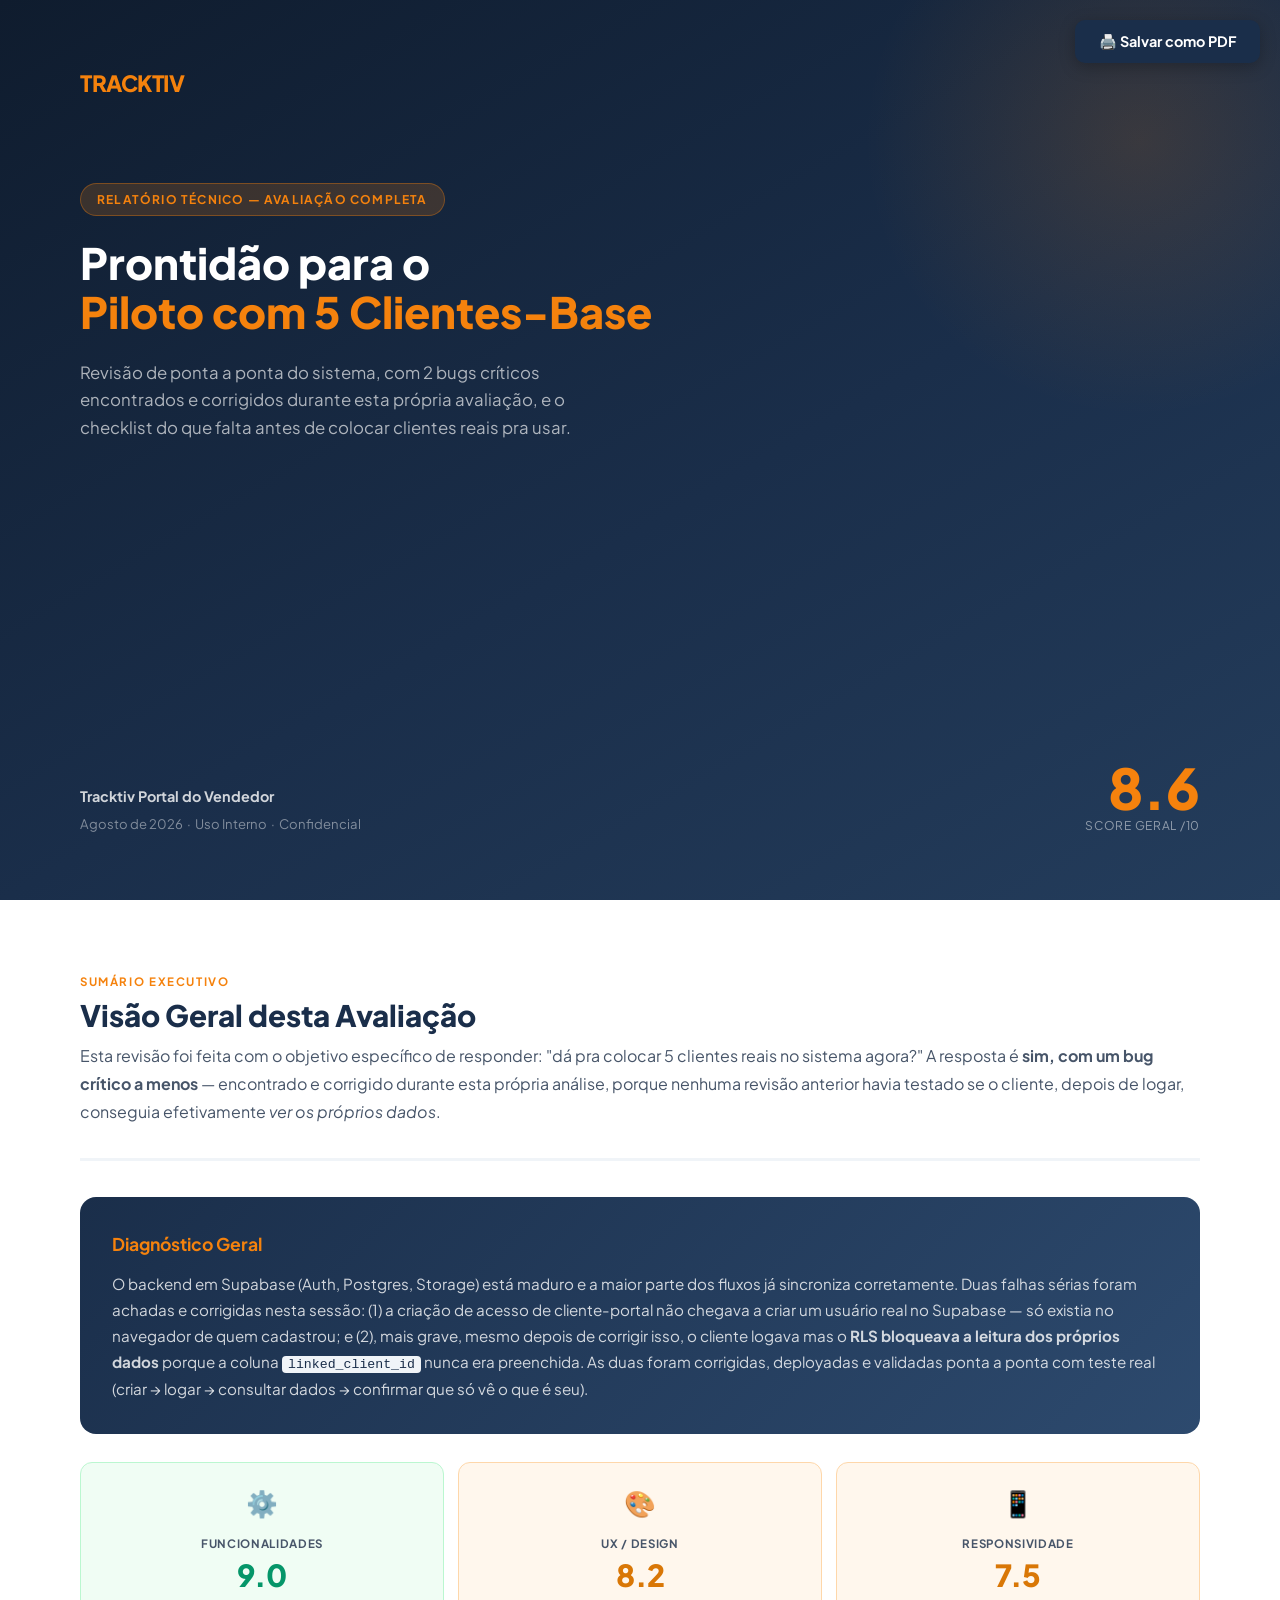
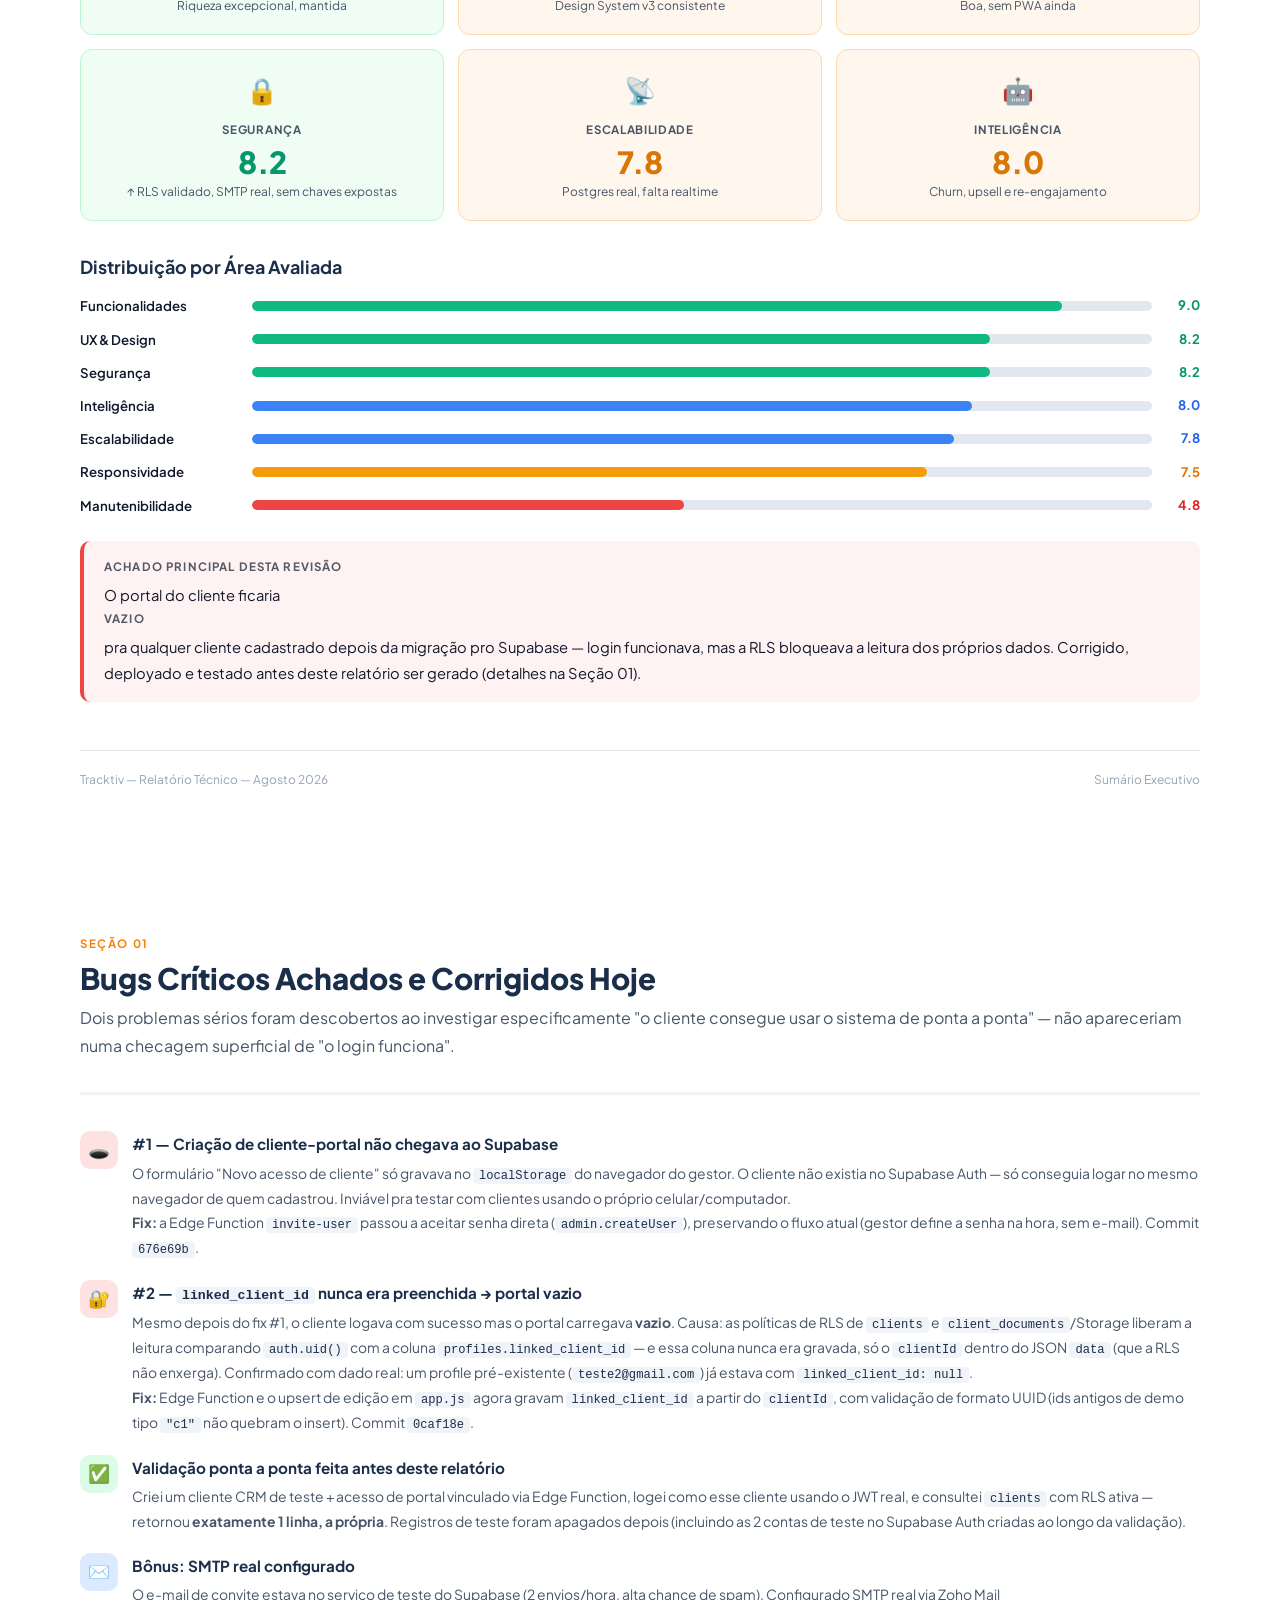
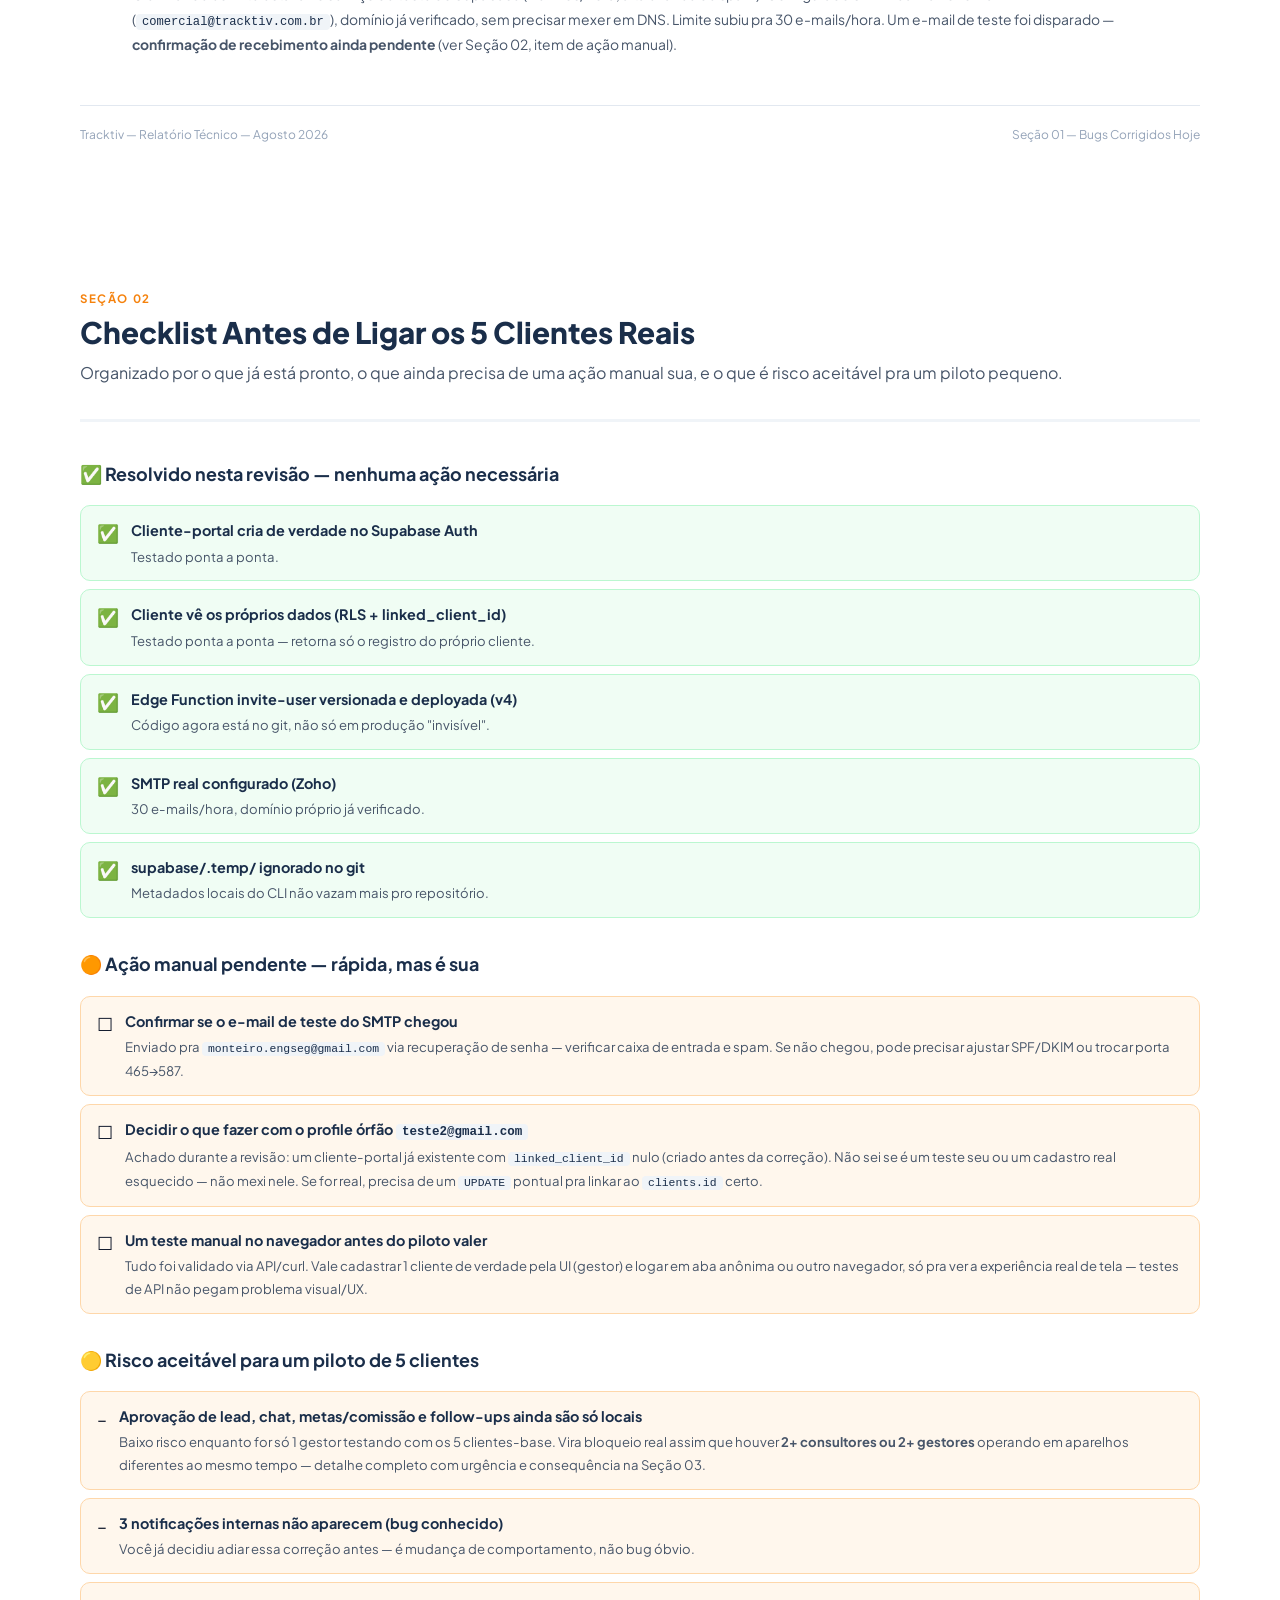
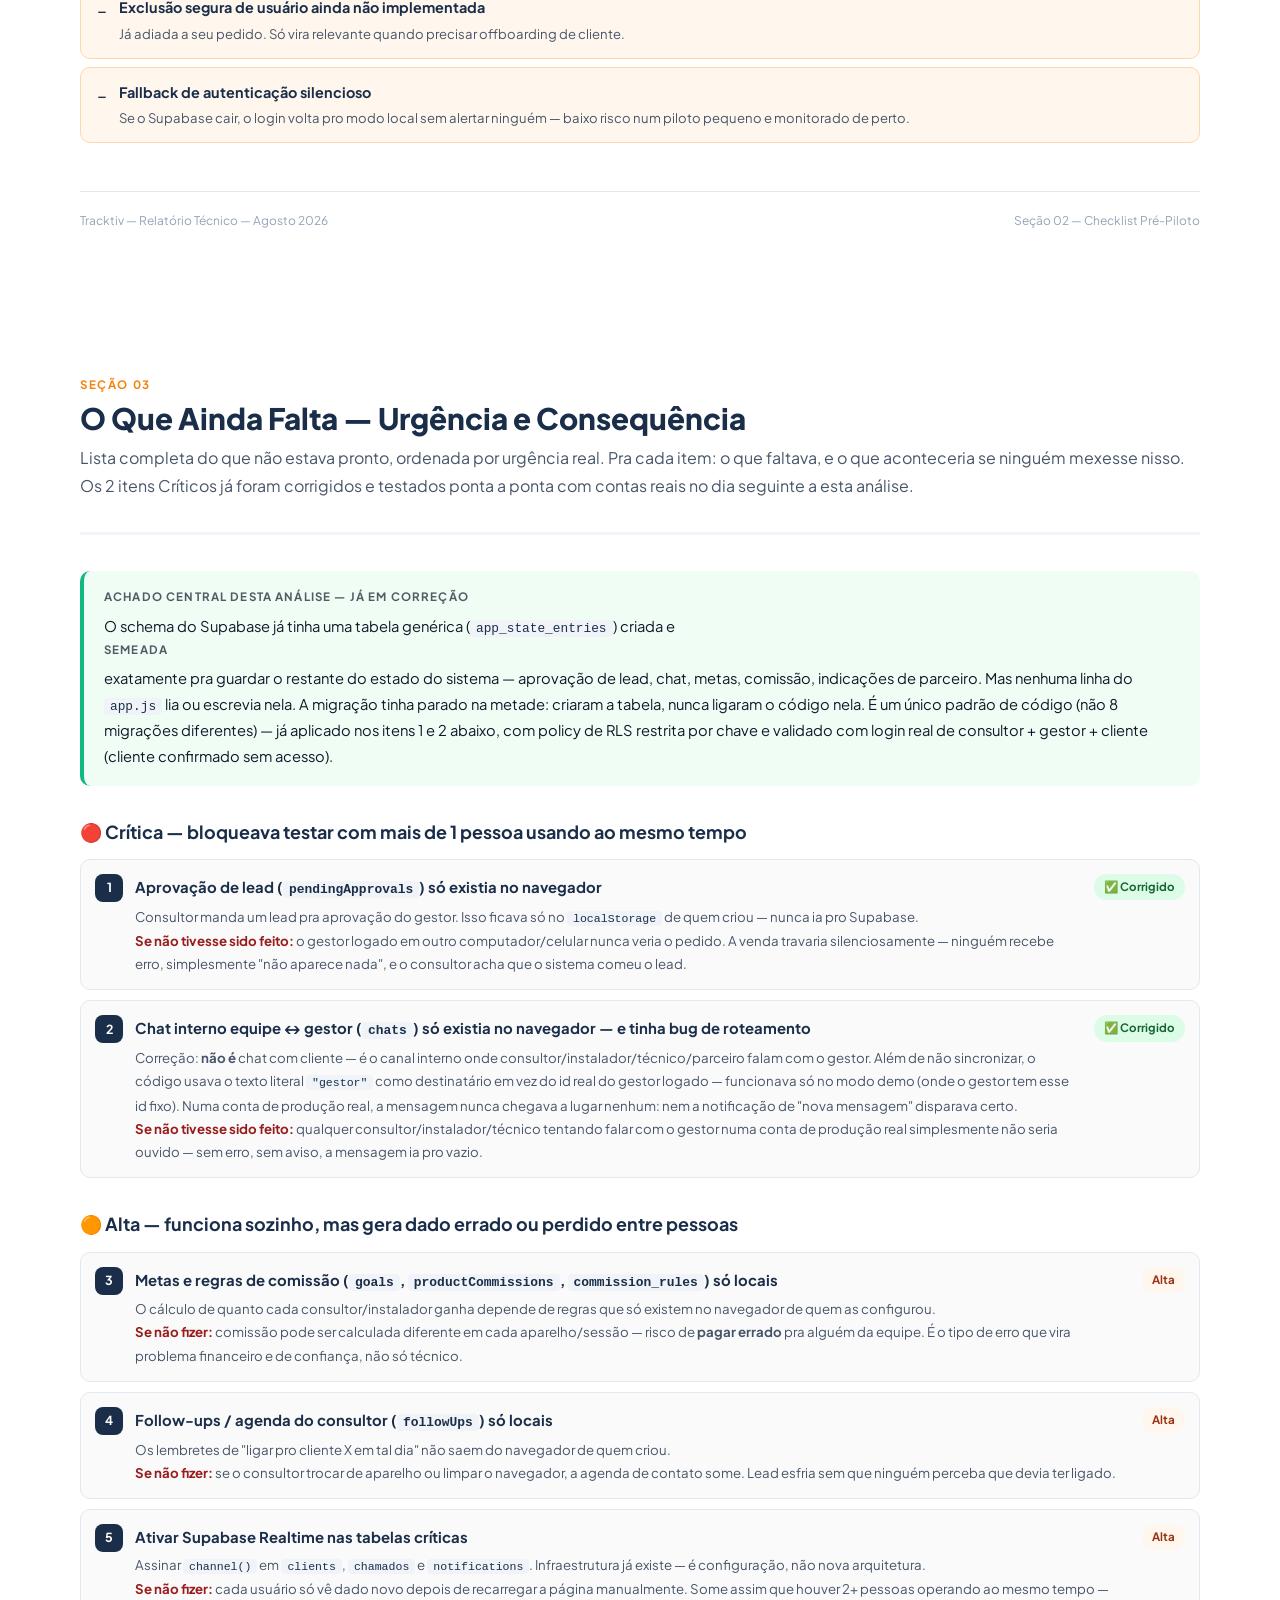
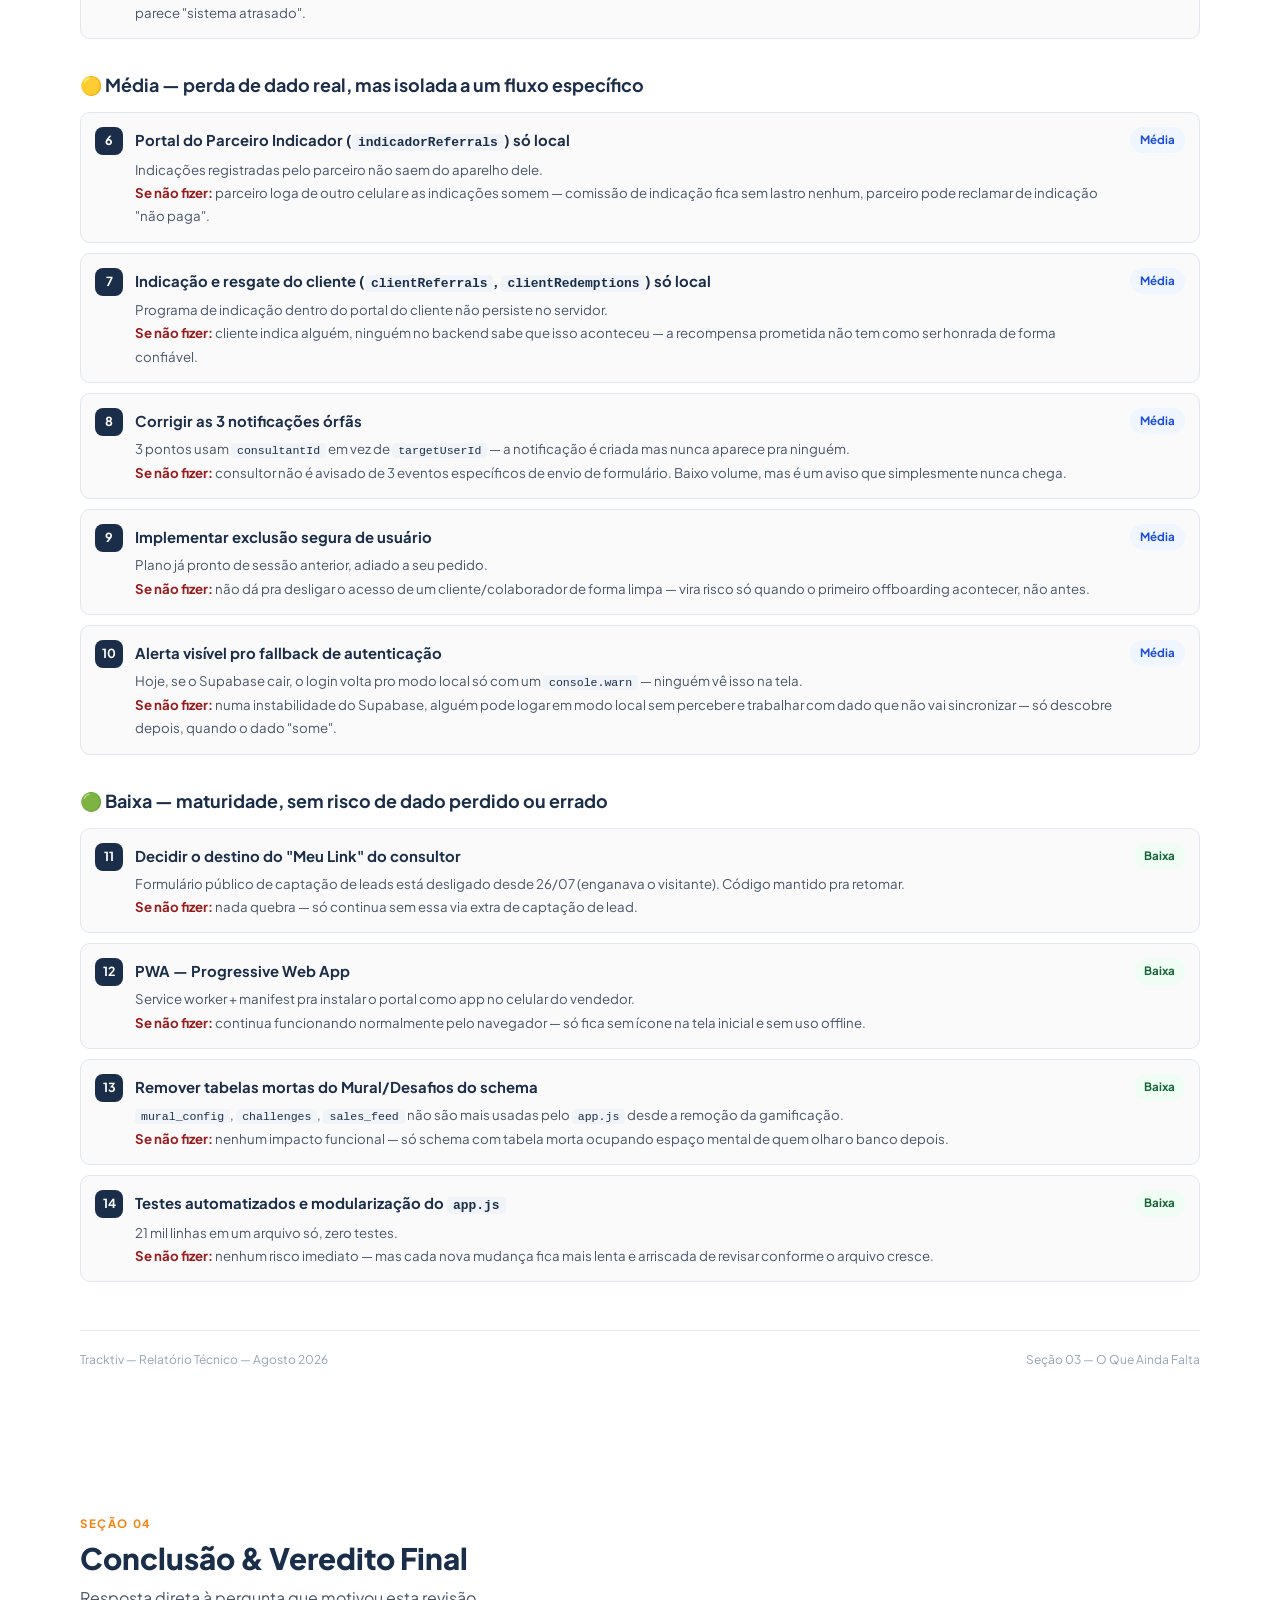
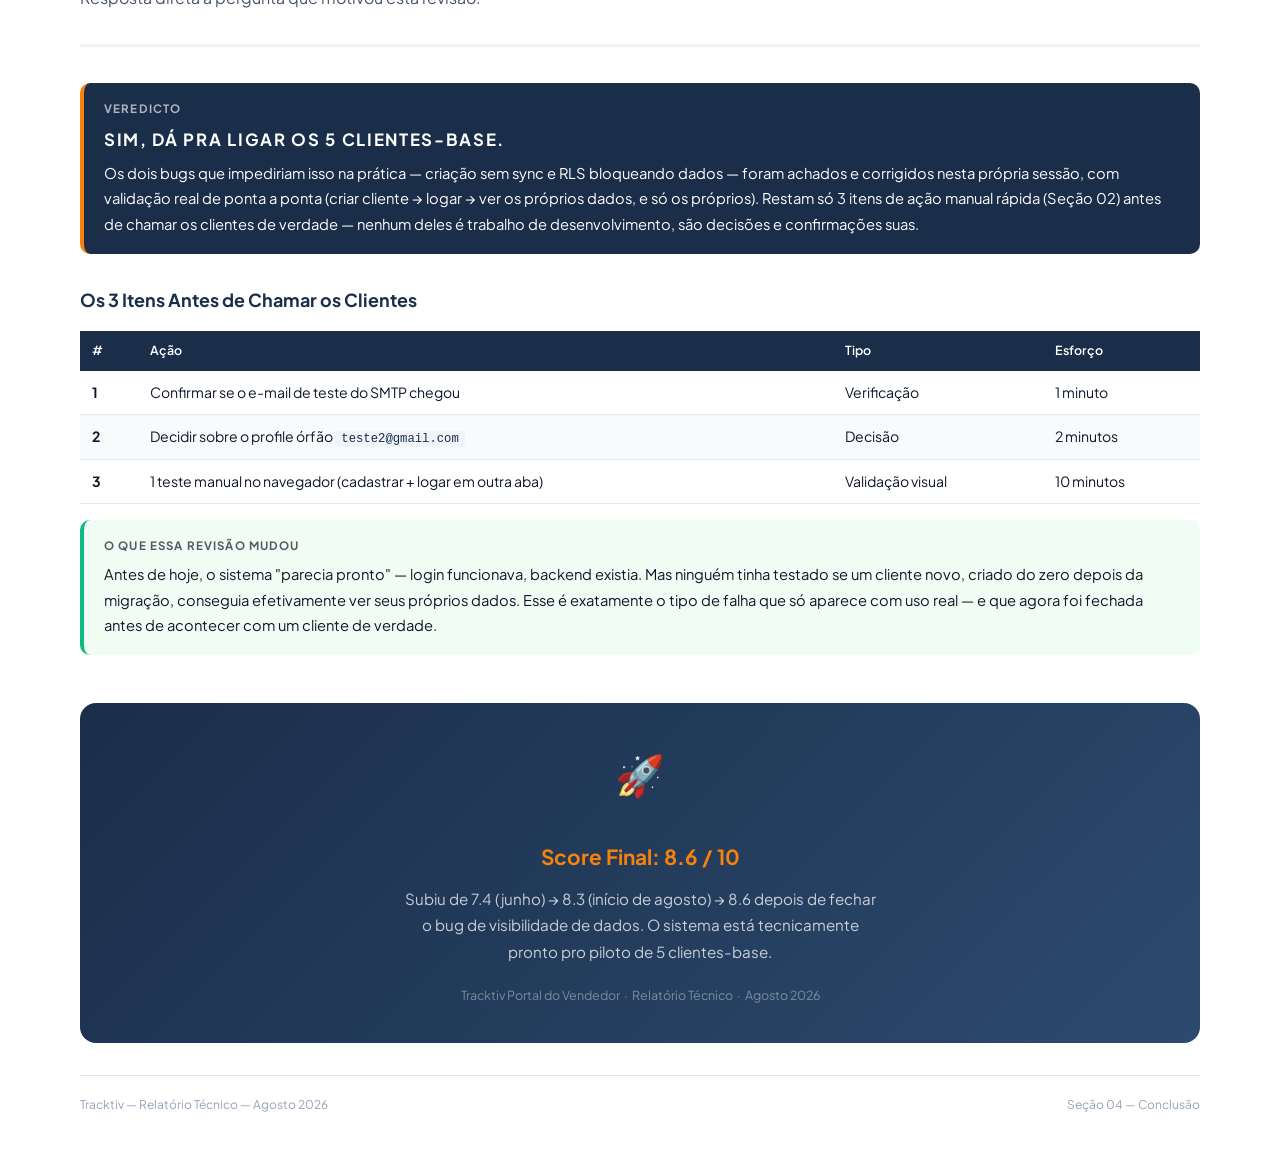
<file: relatorio-sistema.html>
<!DOCTYPE html>
<html lang="pt-BR">
<head>
<meta charset="UTF-8">
<meta name="viewport" content="width=device-width, initial-scale=1.0">
<title>Relatório Técnico — Prontidão para Piloto com 5 Clientes-Base</title>
<link href="https://fonts.googleapis.com/css2?family=Plus+Jakarta+Sans:wght@300;400;500;600;700;800&display=swap" rel="stylesheet">
<style>
* { box-sizing: border-box; margin: 0; padding: 0; }
body { font-family: 'Plus Jakarta Sans', sans-serif; color: #0f172a; background: #fff; font-size: 14px; line-height: 1.75; }

.print-btn {
  position: fixed; top: 20px; right: 20px; z-index: 999;
  background: #1a2e4a; color: #fff; border: none; padding: 12px 24px;
  border-radius: 10px; font-family: inherit; font-size: .9rem; font-weight: 700;
  cursor: pointer; box-shadow: 0 4px 16px rgba(0,0,0,.25);
}
.print-btn:hover { background: #f5820d; }

.cover {
  min-height: 100vh;
  background: linear-gradient(150deg, #0f1c2e 0%, #1a2e4a 55%, #243d5c 100%);
  display: flex; flex-direction: column; justify-content: space-between;
  padding: 64px 80px; color: #fff; page-break-after: always;
  position: relative; overflow: hidden;
}
.cover::before {
  content: ''; position: absolute; top: -160px; right: -160px;
  width: 600px; height: 600px; border-radius: 50%;
  background: radial-gradient(circle, rgba(245,130,13,.15), transparent 65%);
}
.cover-top { position: relative; }
.cover-logo { font-size: 1.4rem; font-weight: 800; color: #f5820d; letter-spacing: -.02em; margin-bottom: 80px; }
.cover-tag { display: inline-block; background: rgba(245,130,13,.18); color: #f5820d; border: 1px solid rgba(245,130,13,.35); padding: 5px 16px; border-radius: 40px; font-size: .75rem; font-weight: 700; letter-spacing: .1em; text-transform: uppercase; margin-bottom: 22px; }
.cover h1 { font-size: 2.7rem; font-weight: 800; line-height: 1.14; margin-bottom: 22px; }
.cover h1 em { color: #f5820d; font-style: normal; }
.cover-sub { font-size: 1.05rem; color: rgba(255,255,255,.65); max-width: 540px; line-height: 1.65; }
.cover-bottom { position: relative; display: flex; justify-content: space-between; align-items: flex-end; flex-wrap: wrap; gap: 20px; }
.cover-meta { font-size: .82rem; color: rgba(255,255,255,.45); }
.cover-meta strong { color: rgba(255,255,255,.8); display: block; font-size: .9rem; margin-bottom: 4px; }
.cover-score { text-align: right; }
.cover-score .score-val { font-size: 3.5rem; font-weight: 800; color: #f5820d; line-height: 1; }
.cover-score .score-lbl { font-size: .75rem; color: rgba(255,255,255,.5); letter-spacing: .06em; text-transform: uppercase; }

.page { padding: 72px 80px; page-break-after: always; }
.page:last-child { page-break-after: avoid; }

.sec-head { margin-bottom: 36px; padding-bottom: 20px; border-bottom: 3px solid #f0f4f8; }
.sec-head .ch-num { font-size: .72rem; font-weight: 700; color: #f5820d; letter-spacing: .14em; text-transform: uppercase; margin-bottom: 6px; }
.sec-head h2 { font-size: 1.85rem; font-weight: 800; color: #1a2e4a; line-height: 1.2; }
.sec-head .lead { font-size: 1rem; color: #475569; margin-top: 8px; }

h3 { font-size: 1.12rem; font-weight: 700; color: #1a2e4a; margin: 30px 0 12px; }
h4 { font-size: .97rem; font-weight: 700; color: #1a2e4a; margin: 20px 0 8px; }
p  { margin-bottom: 12px; }
ul, ol { margin: 8px 0 14px 18px; }
li { margin-bottom: 5px; }
code { background: #f0f4f8; padding: 1px 6px; border-radius: 4px; font-size: .87em; font-family: monospace; color: #1a2e4a; }

.box { padding: 16px 20px; border-radius: 10px; margin: 16px 0; font-size: .92rem; }
.box-blue   { background: #eff6ff; border-left: 4px solid #3b82f6; }
.box-green  { background: #f0fdf4; border-left: 4px solid #10b981; }
.box-orange { background: #fff7ed; border-left: 4px solid #f5820d; }
.box-red    { background: #fef2f2; border-left: 4px solid #ef4444; }
.box-dark   { background: #1a2e4a; color: #fff; border-left: 4px solid #f5820d; }
.box strong { display: block; font-size: .72rem; font-weight: 700; letter-spacing: .1em; text-transform: uppercase; margin-bottom: 6px; opacity: .7; }
.box-dark strong { opacity: .65; }

.score-grid { display: grid; grid-template-columns: repeat(3, 1fr); gap: 14px; margin: 20px 0; }
.score-card { border-radius: 12px; padding: 18px; text-align: center; border: 1.5px solid #e2e8f0; }
.score-card .sc-icon  { font-size: 1.6rem; margin-bottom: 8px; }
.score-card .sc-area  { font-size: .72rem; font-weight: 700; color: #475569; letter-spacing: .06em; text-transform: uppercase; margin-bottom: 6px; }
.score-card .sc-val   { font-size: 1.9rem; font-weight: 800; line-height: 1; margin-bottom: 4px; }
.score-card .sc-note  { font-size: .75rem; color: #475569; }
.score-card.good  { background: #f0fdf4; border-color: #bbf7d0; }
.score-card.good  .sc-val { color: #059669; }
.score-card.ok    { background: #fff7ed; border-color: #fed7aa; }
.score-card.ok    .sc-val { color: #d97706; }
.score-card.warn  { background: #fef2f2; border-color: #fecaca; }
.score-card.warn  .sc-val { color: #dc2626; }

.sw-item { display: flex; gap: 14px; margin-bottom: 18px; align-items: flex-start; }
.sw-icon { width: 38px; height: 38px; border-radius: 10px; display: flex; align-items: center; justify-content: center; font-size: 1.1rem; flex-shrink: 0; }
.sw-icon.green  { background: #dcfce7; }
.sw-icon.red    { background: #fee2e2; }
.sw-icon.orange { background: #ffedd5; }
.sw-icon.blue   { background: #dbeafe; }
.sw-body h4 { margin: 0 0 4px; font-size: .95rem; }
.sw-body p  { margin: 0; font-size: .87rem; color: #475569; }

.pri-item { display: grid; grid-template-columns: 28px 1fr auto; gap: 12px; align-items: start; padding: 14px; border-radius: 10px; margin-bottom: 10px; border: 1.5px solid #e2e8f0; background: #fafafa; }
.pri-num  { width: 28px; height: 28px; border-radius: 8px; background: #1a2e4a; color: #fff; display: flex; align-items: center; justify-content: center; font-size: .78rem; font-weight: 700; }
.pri-body h4 { margin: 0 0 3px; font-size: .93rem; }
.pri-body p  { margin: 0; font-size: .83rem; color: #475569; }
.pri-badge { padding: 3px 10px; border-radius: 20px; font-size: .72rem; font-weight: 700; white-space: nowrap; }
.pb-high   { background: #fee2e2; color: #991b1b; }
.pb-med    { background: #fff7ed; color: #9a3412; }
.pb-mid    { background: #eff6ff; color: #1d4ed8; }
.pb-low    { background: #f0fdf4; color: #166534; }
.pb-done   { background: #dcfce7; color: #166534; }
.pri-body p strong.consq { color: #991b1b; }

.tbl { width: 100%; border-collapse: collapse; margin: 16px 0; font-size: .88rem; }
.tbl th { background: #1a2e4a; color: #fff; padding: 9px 12px; text-align: left; font-size: .78rem; font-weight: 600; }
.tbl td { padding: 9px 12px; border-bottom: 1px solid #e2e8f0; vertical-align: top; }
.tbl tr:nth-child(even) td { background: #f8fafc; }

.bar-row { display: flex; align-items: center; gap: 12px; margin-bottom: 10px; }
.bar-lbl { width: 160px; font-size: .83rem; font-weight: 600; flex-shrink: 0; }
.bar-track { flex: 1; height: 10px; background: #e2e8f0; border-radius: 6px; overflow: hidden; }
.bar-fill  { height: 100%; border-radius: 6px; }
.bar-val   { width: 36px; text-align: right; font-size: .82rem; font-weight: 700; }

.summary-hero { background: linear-gradient(135deg, #1a2e4a 0%, #2d4a6e 100%); color: #fff; border-radius: 16px; padding: 32px; margin-bottom: 28px; }
.summary-hero h3 { color: #f5820d; margin: 0 0 12px; font-size: 1.1rem; }
.summary-hero p  { color: rgba(255,255,255,.8); font-size: .95rem; margin: 0; line-height: 1.7; }

.checklist { margin: 16px 0; }
.chk-item { display: flex; gap: 12px; align-items: flex-start; padding: 12px 16px; border-radius: 10px; margin-bottom: 8px; border: 1.5px solid #e2e8f0; }
.chk-done { background: #f0fdf4; border-color: #bbf7d0; }
.chk-todo { background: #fff7ed; border-color: #fed7aa; }
.chk-mark { font-size: 1.1rem; flex-shrink: 0; }
.chk-body h4 { margin: 0 0 2px; font-size: .9rem; }
.chk-body p { margin: 0; font-size: .82rem; color: #475569; }

.pg-footer { margin-top: 48px; padding-top: 18px; border-top: 1px solid #e2e8f0; display: flex; justify-content: space-between; font-size: .75rem; color: #94a3b8; }

@media print {
  .print-btn { display: none; }
  .page { padding: 52px 60px; }
  .cover { padding: 52px 60px; }
  body { font-size: 12.5px; }
  .cover h1 { font-size: 2.2rem; }
  .sec-head h2 { font-size: 1.55rem; }
}
</style>
</head>
<body>

<button class="print-btn" onclick="window.print()">🖨️ Salvar como PDF</button>

<!-- ═══════════ CAPA ═══════════ -->
<div class="cover">
  <div class="cover-top">
    <div class="cover-logo">TRACKTIV</div>
    <div class="cover-tag">Relatório Técnico — Avaliação Completa</div>
    <h1>Prontidão para o<br><em>Piloto com 5 Clientes-Base</em></h1>
    <p class="cover-sub">Revisão de ponta a ponta do sistema, com 2 bugs críticos encontrados e corrigidos durante esta própria avaliação, e o checklist do que falta antes de colocar clientes reais pra usar.</p>
  </div>
  <div class="cover-bottom">
    <div class="cover-meta">
      <strong>Tracktiv Portal do Vendedor</strong>
      Agosto de 2026 &nbsp;·&nbsp; Uso Interno &nbsp;·&nbsp; Confidencial
    </div>
    <div class="cover-score">
      <div class="score-val">8.6</div>
      <div class="score-lbl">Score Geral /10</div>
    </div>
  </div>
</div>

<!-- ═══════════ SUMÁRIO EXECUTIVO ═══════════ -->
<div class="page">
  <div class="sec-head">
    <div class="ch-num">Sumário Executivo</div>
    <h2>Visão Geral desta Avaliação</h2>
    <p class="lead">Esta revisão foi feita com o objetivo específico de responder: "dá pra colocar 5 clientes reais no sistema agora?" A resposta é <strong>sim, com um bug crítico a menos</strong> — encontrado e corrigido durante esta própria análise, porque nenhuma revisão anterior havia testado se o cliente, depois de logar, conseguia efetivamente <em>ver os próprios dados</em>.</p>
  </div>

  <div class="summary-hero">
    <h3>Diagnóstico Geral</h3>
    <p>O backend em Supabase (Auth, Postgres, Storage) está maduro e a maior parte dos fluxos já sincroniza corretamente. Duas falhas sérias foram achadas e corrigidas nesta sessão: (1) a criação de acesso de cliente-portal não chegava a criar um usuário real no Supabase — só existia no navegador de quem cadastrou; e (2), mais grave, mesmo depois de corrigir isso, o cliente logava mas o <strong>RLS bloqueava a leitura dos próprios dados</strong> porque a coluna <code>linked_client_id</code> nunca era preenchida. As duas foram corrigidas, deployadas e validadas ponta a ponta com teste real (criar → logar → consultar dados → confirmar que só vê o que é seu).</p>
  </div>

  <div class="score-grid">
    <div class="score-card good">
      <div class="sc-icon">⚙️</div>
      <div class="sc-area">Funcionalidades</div>
      <div class="sc-val">9.0</div>
      <div class="sc-note">Riqueza excepcional, mantida</div>
    </div>
    <div class="score-card ok">
      <div class="sc-icon">🎨</div>
      <div class="sc-area">UX / Design</div>
      <div class="sc-val">8.2</div>
      <div class="sc-note">Design System v3 consistente</div>
    </div>
    <div class="score-card ok">
      <div class="sc-icon">📱</div>
      <div class="sc-area">Responsividade</div>
      <div class="sc-val">7.5</div>
      <div class="sc-note">Boa, sem PWA ainda</div>
    </div>
    <div class="score-card good">
      <div class="sc-icon">🔒</div>
      <div class="sc-area">Segurança</div>
      <div class="sc-val">8.2</div>
      <div class="sc-note">↑ RLS validado, SMTP real, sem chaves expostas</div>
    </div>
    <div class="score-card ok">
      <div class="sc-icon">📡</div>
      <div class="sc-area">Escalabilidade</div>
      <div class="sc-val">7.8</div>
      <div class="sc-note">Postgres real, falta realtime</div>
    </div>
    <div class="score-card ok">
      <div class="sc-icon">🤖</div>
      <div class="sc-area">Inteligência</div>
      <div class="sc-val">8.0</div>
      <div class="sc-note">Churn, upsell e re-engajamento</div>
    </div>
  </div>

  <h3>Distribuição por Área Avaliada</h3>
  <div class="bar-row"><div class="bar-lbl">Funcionalidades</div><div class="bar-track"><div class="bar-fill" style="width:90%;background:#10b981;"></div></div><div class="bar-val" style="color:#059669;">9.0</div></div>
  <div class="bar-row"><div class="bar-lbl">UX & Design</div><div class="bar-track"><div class="bar-fill" style="width:82%;background:#10b981;"></div></div><div class="bar-val" style="color:#059669;">8.2</div></div>
  <div class="bar-row"><div class="bar-lbl">Segurança</div><div class="bar-track"><div class="bar-fill" style="width:82%;background:#10b981;"></div></div><div class="bar-val" style="color:#059669;">8.2</div></div>
  <div class="bar-row"><div class="bar-lbl">Inteligência</div><div class="bar-track"><div class="bar-fill" style="width:80%;background:#3b82f6;"></div></div><div class="bar-val" style="color:#2563eb;">8.0</div></div>
  <div class="bar-row"><div class="bar-lbl">Escalabilidade</div><div class="bar-track"><div class="bar-fill" style="width:78%;background:#3b82f6;"></div></div><div class="bar-val" style="color:#2563eb;">7.8</div></div>
  <div class="bar-row"><div class="bar-lbl">Responsividade</div><div class="bar-track"><div class="bar-fill" style="width:75%;background:#f59e0b;"></div></div><div class="bar-val" style="color:#d97706;">7.5</div></div>
  <div class="bar-row"><div class="bar-lbl">Manutenibilidade</div><div class="bar-track"><div class="bar-fill" style="width:48%;background:#ef4444;"></div></div><div class="bar-val" style="color:#dc2626;">4.8</div></div>

  <div class="box box-red" style="margin-top:24px;">
    <strong>Achado principal desta revisão</strong>
    O portal do cliente ficaria <strong>vazio</strong> pra qualquer cliente cadastrado depois da migração pro Supabase — login funcionava, mas a RLS bloqueava a leitura dos próprios dados. Corrigido, deployado e testado antes deste relatório ser gerado (detalhes na Seção 01).
  </div>

  <div class="pg-footer">
    <span>Tracktiv — Relatório Técnico — Agosto 2026</span>
    <span>Sumário Executivo</span>
  </div>
</div>

<!-- ═══════════ ACHADOS E CORREÇÕES DESTA SESSÃO ═══════════ -->
<div class="page">
  <div class="sec-head">
    <div class="ch-num">Seção 01</div>
    <h2>Bugs Críticos Achados e Corrigidos Hoje</h2>
    <p class="lead">Dois problemas sérios foram descobertos ao investigar especificamente "o cliente consegue usar o sistema de ponta a ponta" — não apareceriam numa checagem superficial de "o login funciona".</p>
  </div>

  <div class="sw-item">
    <div class="sw-icon red">🕳️</div>
    <div class="sw-body">
      <h4>#1 — Criação de cliente-portal não chegava ao Supabase</h4>
      <p>O formulário "Novo acesso de cliente" só gravava no <code>localStorage</code> do navegador do gestor. O cliente não existia no Supabase Auth — só conseguia logar no mesmo navegador de quem cadastrou. Inviável pra testar com clientes usando o próprio celular/computador.</p>
      <p><strong>Fix:</strong> a Edge Function <code>invite-user</code> passou a aceitar senha direta (<code>admin.createUser</code>), preservando o fluxo atual (gestor define a senha na hora, sem e-mail). Commit <code>676e69b</code>.</p>
    </div>
  </div>

  <div class="sw-item">
    <div class="sw-icon red">🔐</div>
    <div class="sw-body">
      <h4>#2 — <code>linked_client_id</code> nunca era preenchida → portal vazio</h4>
      <p>Mesmo depois do fix #1, o cliente logava com sucesso mas o portal carregava <strong>vazio</strong>. Causa: as políticas de RLS de <code>clients</code> e <code>client_documents</code>/Storage liberam a leitura comparando <code>auth.uid()</code> com a coluna <code>profiles.linked_client_id</code> — e essa coluna nunca era gravada, só o <code>clientId</code> dentro do JSON <code>data</code> (que a RLS não enxerga). Confirmado com dado real: um profile pré-existente (<code>teste2@gmail.com</code>) já estava com <code>linked_client_id: null</code>.</p>
      <p><strong>Fix:</strong> Edge Function e o upsert de edição em <code>app.js</code> agora gravam <code>linked_client_id</code> a partir do <code>clientId</code>, com validação de formato UUID (ids antigos de demo tipo <code>"c1"</code> não quebram o insert). Commit <code>0caf18e</code>.</p>
    </div>
  </div>

  <div class="sw-item">
    <div class="sw-icon green">✅</div>
    <div class="sw-body">
      <h4>Validação ponta a ponta feita antes deste relatório</h4>
      <p>Criei um cliente CRM de teste + acesso de portal vinculado via Edge Function, logei como esse cliente usando o JWT real, e consultei <code>clients</code> com RLS ativa — retornou <strong>exatamente 1 linha, a própria</strong>. Registros de teste foram apagados depois (incluindo as 2 contas de teste no Supabase Auth criadas ao longo da validação).</p>
    </div>
  </div>

  <div class="sw-item">
    <div class="sw-icon blue">✉️</div>
    <div class="sw-body">
      <h4>Bônus: SMTP real configurado</h4>
      <p>O e-mail de convite estava no serviço de teste do Supabase (2 envios/hora, alta chance de spam). Configurado SMTP real via Zoho Mail (<code>comercial@tracktiv.com.br</code>), domínio já verificado, sem precisar mexer em DNS. Limite subiu pra 30 e-mails/hora. Um e-mail de teste foi disparado — <strong>confirmação de recebimento ainda pendente</strong> (ver Seção 02, item de ação manual).</p>
    </div>
  </div>

  <div class="pg-footer">
    <span>Tracktiv — Relatório Técnico — Agosto 2026</span>
    <span>Seção 01 — Bugs Corrigidos Hoje</span>
  </div>
</div>

<!-- ═══════════ CHECKLIST PRÉ-PILOTO ═══════════ -->
<div class="page">
  <div class="sec-head">
    <div class="ch-num">Seção 02</div>
    <h2>Checklist Antes de Ligar os 5 Clientes Reais</h2>
    <p class="lead">Organizado por o que já está pronto, o que ainda precisa de uma ação manual sua, e o que é risco aceitável pra um piloto pequeno.</p>
  </div>

  <h3>✅ Resolvido nesta revisão — nenhuma ação necessária</h3>
  <div class="checklist">
    <div class="chk-item chk-done"><span class="chk-mark">✅</span><div class="chk-body"><h4>Cliente-portal cria de verdade no Supabase Auth</h4><p>Testado ponta a ponta.</p></div></div>
    <div class="chk-item chk-done"><span class="chk-mark">✅</span><div class="chk-body"><h4>Cliente vê os próprios dados (RLS + linked_client_id)</h4><p>Testado ponta a ponta — retorna só o registro do próprio cliente.</p></div></div>
    <div class="chk-item chk-done"><span class="chk-mark">✅</span><div class="chk-body"><h4>Edge Function invite-user versionada e deployada (v4)</h4><p>Código agora está no git, não só em produção "invisível".</p></div></div>
    <div class="chk-item chk-done"><span class="chk-mark">✅</span><div class="chk-body"><h4>SMTP real configurado (Zoho)</h4><p>30 e-mails/hora, domínio próprio já verificado.</p></div></div>
    <div class="chk-item chk-done"><span class="chk-mark">✅</span><div class="chk-body"><h4>supabase/.temp/ ignorado no git</h4><p>Metadados locais do CLI não vazam mais pro repositório.</p></div></div>
  </div>

  <h3>🟠 Ação manual pendente — rápida, mas é sua</h3>
  <div class="checklist">
    <div class="chk-item chk-todo"><span class="chk-mark">☐</span><div class="chk-body"><h4>Confirmar se o e-mail de teste do SMTP chegou</h4><p>Enviado pra <code>monteiro.engseg@gmail.com</code> via recuperação de senha — verificar caixa de entrada e spam. Se não chegou, pode precisar ajustar SPF/DKIM ou trocar porta 465→587.</p></div></div>
    <div class="chk-item chk-todo"><span class="chk-mark">☐</span><div class="chk-body"><h4>Decidir o que fazer com o profile órfão <code>teste2@gmail.com</code></h4><p>Achado durante a revisão: um cliente-portal já existente com <code>linked_client_id</code> nulo (criado antes da correção). Não sei se é um teste seu ou um cadastro real esquecido — não mexi nele. Se for real, precisa de um <code>UPDATE</code> pontual pra linkar ao <code>clients.id</code> certo.</p></div></div>
    <div class="chk-item chk-todo"><span class="chk-mark">☐</span><div class="chk-body"><h4>Um teste manual no navegador antes do piloto valer</h4><p>Tudo foi validado via API/curl. Vale cadastrar 1 cliente de verdade pela UI (gestor) e logar em aba anônima ou outro navegador, só pra ver a experiência real de tela — testes de API não pegam problema visual/UX.</p></div></div>
  </div>

  <h3>🟡 Risco aceitável para um piloto de 5 clientes</h3>
  <div class="checklist">
    <div class="chk-item chk-todo"><span class="chk-mark">–</span><div class="chk-body"><h4>Aprovação de lead, chat, metas/comissão e follow-ups ainda são só locais</h4><p>Baixo risco enquanto for só 1 gestor testando com os 5 clientes-base. Vira bloqueio real assim que houver <strong>2+ consultores ou 2+ gestores</strong> operando em aparelhos diferentes ao mesmo tempo — detalhe completo com urgência e consequência na Seção 03.</p></div></div>
    <div class="chk-item chk-todo"><span class="chk-mark">–</span><div class="chk-body"><h4>3 notificações internas não aparecem (bug conhecido)</h4><p>Você já decidiu adiar essa correção antes — é mudança de comportamento, não bug óbvio.</p></div></div>
    <div class="chk-item chk-todo"><span class="chk-mark">–</span><div class="chk-body"><h4>Exclusão segura de usuário ainda não implementada</h4><p>Já adiada a seu pedido. Só vira relevante quando precisar offboarding de cliente.</p></div></div>
    <div class="chk-item chk-todo"><span class="chk-mark">–</span><div class="chk-body"><h4>Fallback de autenticação silencioso</h4><p>Se o Supabase cair, o login volta pro modo local sem alertar ninguém — baixo risco num piloto pequeno e monitorado de perto.</p></div></div>
  </div>

  <div class="pg-footer">
    <span>Tracktiv — Relatório Técnico — Agosto 2026</span>
    <span>Seção 02 — Checklist Pré-Piloto</span>
  </div>
</div>

<!-- ═══════════ O QUE AINDA FALTA — URGÊNCIA E CONSEQUÊNCIA ═══════════ -->
<div class="page">
  <div class="sec-head">
    <div class="ch-num">Seção 03</div>
    <h2>O Que Ainda Falta — Urgência e Consequência</h2>
    <p class="lead">Lista completa do que não estava pronto, ordenada por urgência real. Pra cada item: o que faltava, e o que aconteceria se ninguém mexesse nisso. Os 2 itens Críticos já foram corrigidos e testados ponta a ponta com contas reais no dia seguinte a esta análise.</p>
  </div>

  <div class="box box-green">
    <strong>Achado central desta análise — já em correção</strong>
    O schema do Supabase já tinha uma tabela genérica (<code>app_state_entries</code>) criada e <strong>semeada</strong> exatamente pra guardar o restante do estado do sistema — aprovação de lead, chat, metas, comissão, indicações de parceiro. Mas nenhuma linha do <code>app.js</code> lia ou escrevia nela. A migração tinha parado na metade: criaram a tabela, nunca ligaram o código nela. É um único padrão de código (não 8 migrações diferentes) — já aplicado nos itens 1 e 2 abaixo, com policy de RLS restrita por chave e validado com login real de consultor + gestor + cliente (cliente confirmado sem acesso).
  </div>

  <h3>🔴 Crítica — bloqueava testar com mais de 1 pessoa usando ao mesmo tempo</h3>

  <div class="pri-item">
    <div class="pri-num">1</div>
    <div class="pri-body">
      <h4>Aprovação de lead (<code>pendingApprovals</code>) só existia no navegador</h4>
      <p>Consultor manda um lead pra aprovação do gestor. Isso ficava só no <code>localStorage</code> de quem criou — nunca ia pro Supabase.</p>
      <p><strong class="consq">Se não tivesse sido feito:</strong> o gestor logado em outro computador/celular nunca veria o pedido. A venda travaria silenciosamente — ninguém recebe erro, simplesmente "não aparece nada", e o consultor acha que o sistema comeu o lead.</p>
    </div>
    <div class="pri-badge pb-done">✅ Corrigido</div>
  </div>

  <div class="pri-item">
    <div class="pri-num">2</div>
    <div class="pri-body">
      <h4>Chat interno equipe ↔ gestor (<code>chats</code>) só existia no navegador — e tinha bug de roteamento</h4>
      <p>Correção: <strong>não é</strong> chat com cliente — é o canal interno onde consultor/instalador/técnico/parceiro falam com o gestor. Além de não sincronizar, o código usava o texto literal <code>"gestor"</code> como destinatário em vez do id real do gestor logado — funcionava só no modo demo (onde o gestor tem esse id fixo). Numa conta de produção real, a mensagem nunca chegava a lugar nenhum: nem a notificação de "nova mensagem" disparava certo.</p>
      <p><strong class="consq">Se não tivesse sido feito:</strong> qualquer consultor/instalador/técnico tentando falar com o gestor numa conta de produção real simplesmente não seria ouvido — sem erro, sem aviso, a mensagem ia pro vazio.</p>
    </div>
    <div class="pri-badge pb-done">✅ Corrigido</div>
  </div>

  <h3>🟠 Alta — funciona sozinho, mas gera dado errado ou perdido entre pessoas</h3>

  <div class="pri-item">
    <div class="pri-num">3</div>
    <div class="pri-body">
      <h4>Metas e regras de comissão (<code>goals</code>, <code>productCommissions</code>, <code>commission_rules</code>) só locais</h4>
      <p>O cálculo de quanto cada consultor/instalador ganha depende de regras que só existem no navegador de quem as configurou.</p>
      <p><strong class="consq">Se não fizer:</strong> comissão pode ser calculada diferente em cada aparelho/sessão — risco de <strong>pagar errado</strong> pra alguém da equipe. É o tipo de erro que vira problema financeiro e de confiança, não só técnico.</p>
    </div>
    <div class="pri-badge pb-med">Alta</div>
  </div>

  <div class="pri-item">
    <div class="pri-num">4</div>
    <div class="pri-body">
      <h4>Follow-ups / agenda do consultor (<code>followUps</code>) só locais</h4>
      <p>Os lembretes de "ligar pro cliente X em tal dia" não saem do navegador de quem criou.</p>
      <p><strong class="consq">Se não fizer:</strong> se o consultor trocar de aparelho ou limpar o navegador, a agenda de contato some. Lead esfria sem que ninguém perceba que devia ter ligado.</p>
    </div>
    <div class="pri-badge pb-med">Alta</div>
  </div>

  <div class="pri-item">
    <div class="pri-num">5</div>
    <div class="pri-body">
      <h4>Ativar Supabase Realtime nas tabelas críticas</h4>
      <p>Assinar <code>channel()</code> em <code>clients</code>, <code>chamados</code> e <code>notifications</code>. Infraestrutura já existe — é configuração, não nova arquitetura.</p>
      <p><strong class="consq">Se não fizer:</strong> cada usuário só vê dado novo depois de recarregar a página manualmente. Some assim que houver 2+ pessoas operando ao mesmo tempo — parece "sistema atrasado".</p>
    </div>
    <div class="pri-badge pb-med">Alta</div>
  </div>

  <h3>🟡 Média — perda de dado real, mas isolada a um fluxo específico</h3>

  <div class="pri-item">
    <div class="pri-num">6</div>
    <div class="pri-body">
      <h4>Portal do Parceiro Indicador (<code>indicadorReferrals</code>) só local</h4>
      <p>Indicações registradas pelo parceiro não saem do aparelho dele.</p>
      <p><strong class="consq">Se não fizer:</strong> parceiro loga de outro celular e as indicações somem — comissão de indicação fica sem lastro nenhum, parceiro pode reclamar de indicação "não paga".</p>
    </div>
    <div class="pri-badge pb-mid">Média</div>
  </div>

  <div class="pri-item">
    <div class="pri-num">7</div>
    <div class="pri-body">
      <h4>Indicação e resgate do cliente (<code>clientReferrals</code>, <code>clientRedemptions</code>) só local</h4>
      <p>Programa de indicação dentro do portal do cliente não persiste no servidor.</p>
      <p><strong class="consq">Se não fizer:</strong> cliente indica alguém, ninguém no backend sabe que isso aconteceu — a recompensa prometida não tem como ser honrada de forma confiável.</p>
    </div>
    <div class="pri-badge pb-mid">Média</div>
  </div>

  <div class="pri-item">
    <div class="pri-num">8</div>
    <div class="pri-body">
      <h4>Corrigir as 3 notificações órfãs</h4>
      <p>3 pontos usam <code>consultantId</code> em vez de <code>targetUserId</code> — a notificação é criada mas nunca aparece pra ninguém.</p>
      <p><strong class="consq">Se não fizer:</strong> consultor não é avisado de 3 eventos específicos de envio de formulário. Baixo volume, mas é um aviso que simplesmente nunca chega.</p>
    </div>
    <div class="pri-badge pb-mid">Média</div>
  </div>

  <div class="pri-item">
    <div class="pri-num">9</div>
    <div class="pri-body">
      <h4>Implementar exclusão segura de usuário</h4>
      <p>Plano já pronto de sessão anterior, adiado a seu pedido.</p>
      <p><strong class="consq">Se não fizer:</strong> não dá pra desligar o acesso de um cliente/colaborador de forma limpa — vira risco só quando o primeiro offboarding acontecer, não antes.</p>
    </div>
    <div class="pri-badge pb-mid">Média</div>
  </div>

  <div class="pri-item">
    <div class="pri-num">10</div>
    <div class="pri-body">
      <h4>Alerta visível pro fallback de autenticação</h4>
      <p>Hoje, se o Supabase cair, o login volta pro modo local só com um <code>console.warn</code> — ninguém vê isso na tela.</p>
      <p><strong class="consq">Se não fizer:</strong> numa instabilidade do Supabase, alguém pode logar em modo local sem perceber e trabalhar com dado que não vai sincronizar — só descobre depois, quando o dado "some".</p>
    </div>
    <div class="pri-badge pb-mid">Média</div>
  </div>

  <h3>🟢 Baixa — maturidade, sem risco de dado perdido ou errado</h3>

  <div class="pri-item">
    <div class="pri-num">11</div>
    <div class="pri-body">
      <h4>Decidir o destino do "Meu Link" do consultor</h4>
      <p>Formulário público de captação de leads está desligado desde 26/07 (enganava o visitante). Código mantido pra retomar.</p>
      <p><strong class="consq">Se não fizer:</strong> nada quebra — só continua sem essa via extra de captação de lead.</p>
    </div>
    <div class="pri-badge pb-low">Baixa</div>
  </div>

  <div class="pri-item">
    <div class="pri-num">12</div>
    <div class="pri-body">
      <h4>PWA — Progressive Web App</h4>
      <p>Service worker + manifest pra instalar o portal como app no celular do vendedor.</p>
      <p><strong class="consq">Se não fizer:</strong> continua funcionando normalmente pelo navegador — só fica sem ícone na tela inicial e sem uso offline.</p>
    </div>
    <div class="pri-badge pb-low">Baixa</div>
  </div>

  <div class="pri-item">
    <div class="pri-num">13</div>
    <div class="pri-body">
      <h4>Remover tabelas mortas do Mural/Desafios do schema</h4>
      <p><code>mural_config</code>, <code>challenges</code>, <code>sales_feed</code> não são mais usadas pelo <code>app.js</code> desde a remoção da gamificação.</p>
      <p><strong class="consq">Se não fizer:</strong> nenhum impacto funcional — só schema com tabela morta ocupando espaço mental de quem olhar o banco depois.</p>
    </div>
    <div class="pri-badge pb-low">Baixa</div>
  </div>

  <div class="pri-item">
    <div class="pri-num">14</div>
    <div class="pri-body">
      <h4>Testes automatizados e modularização do <code>app.js</code></h4>
      <p>21 mil linhas em um arquivo só, zero testes.</p>
      <p><strong class="consq">Se não fizer:</strong> nenhum risco imediato — mas cada nova mudança fica mais lenta e arriscada de revisar conforme o arquivo cresce.</p>
    </div>
    <div class="pri-badge pb-low">Baixa</div>
  </div>

  <div class="pg-footer">
    <span>Tracktiv — Relatório Técnico — Agosto 2026</span>
    <span>Seção 03 — O Que Ainda Falta</span>
  </div>
</div>

<!-- ═══════════ CONCLUSÃO ═══════════ -->
<div class="page">
  <div class="sec-head">
    <div class="ch-num">Seção 04</div>
    <h2>Conclusão & Veredito Final</h2>
    <p class="lead">Resposta direta à pergunta que motivou esta revisão.</p>
  </div>

  <div class="box box-dark" style="margin-bottom:28px;">
    <strong>Veredicto</strong>
    <strong style="font-size:1.05rem;display:block;margin-bottom:6px;opacity:1;">Sim, dá pra ligar os 5 clientes-base.</strong>
    Os dois bugs que impediriam isso na prática — criação sem sync e RLS bloqueando dados — foram achados e corrigidos nesta própria sessão, com validação real de ponta a ponta (criar cliente → logar → ver os próprios dados, e só os próprios). Restam só 3 itens de ação manual rápida (Seção 02) antes de chamar os clientes de verdade — nenhum deles é trabalho de desenvolvimento, são decisões e confirmações suas.
  </div>

  <h3>Os 3 Itens Antes de Chamar os Clientes</h3>
  <table class="tbl">
    <thead>
      <tr><th>#</th><th>Ação</th><th>Tipo</th><th>Esforço</th></tr>
    </thead>
    <tbody>
      <tr>
        <td><strong>1</strong></td>
        <td>Confirmar se o e-mail de teste do SMTP chegou</td>
        <td>Verificação</td>
        <td>1 minuto</td>
      </tr>
      <tr>
        <td><strong>2</strong></td>
        <td>Decidir sobre o profile órfão <code>teste2@gmail.com</code></td>
        <td>Decisão</td>
        <td>2 minutos</td>
      </tr>
      <tr>
        <td><strong>3</strong></td>
        <td>1 teste manual no navegador (cadastrar + logar em outra aba)</td>
        <td>Validação visual</td>
        <td>10 minutos</td>
      </tr>
    </tbody>
  </table>

  <div class="box box-green">
    <strong>O que essa revisão mudou</strong>
    Antes de hoje, o sistema "parecia pronto" — login funcionava, backend existia. Mas ninguém tinha testado se um cliente novo, criado do zero depois da migração, conseguia efetivamente ver seus próprios dados. Esse é exatamente o tipo de falha que só aparece com uso real — e que agora foi fechada antes de acontecer com um cliente de verdade.
  </div>

  <div style="text-align:center;margin-top:48px;padding:36px;background:linear-gradient(135deg,#1a2e4a,#2d4a6e);border-radius:16px;color:#fff;">
    <div style="font-size:2.5rem;margin-bottom:16px;">🚀</div>
    <h3 style="color:#f5820d;margin-bottom:10px;font-size:1.3rem;">Score Final: 8.6 / 10</h3>
    <p style="color:rgba(255,255,255,.75);max-width:480px;margin:0 auto;font-size:.95rem;">Subiu de 7.4 (junho) → 8.3 (início de agosto) → 8.6 depois de fechar o bug de visibilidade de dados. O sistema está tecnicamente pronto pro piloto de 5 clientes-base.</p>
    <div style="margin-top:20px;font-size:.78rem;color:rgba(255,255,255,.4);">Tracktiv Portal do Vendedor &nbsp;·&nbsp; Relatório Técnico &nbsp;·&nbsp; Agosto 2026</div>
  </div>

  <div class="pg-footer" style="margin-top:32px;">
    <span>Tracktiv — Relatório Técnico — Agosto 2026</span>
    <span>Seção 04 — Conclusão</span>
  </div>
</div>

</body>
</html>
</file>
